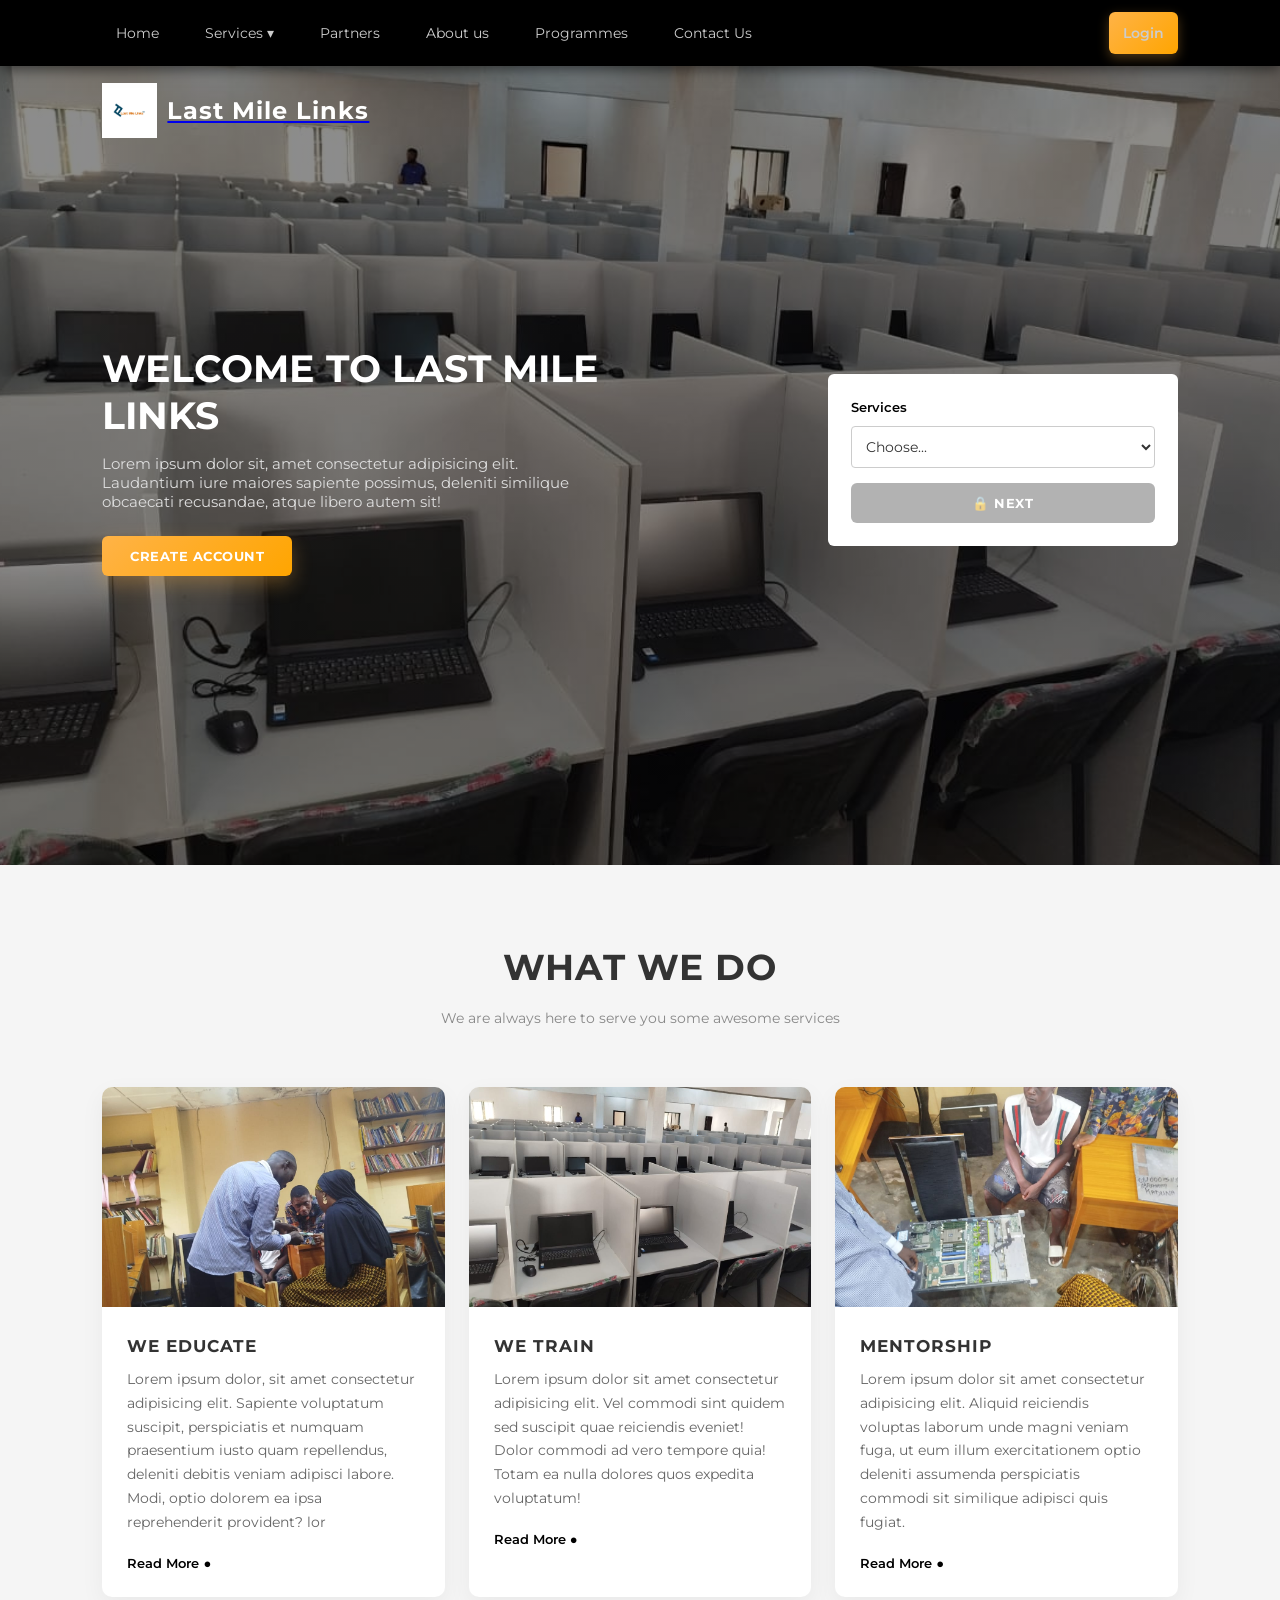
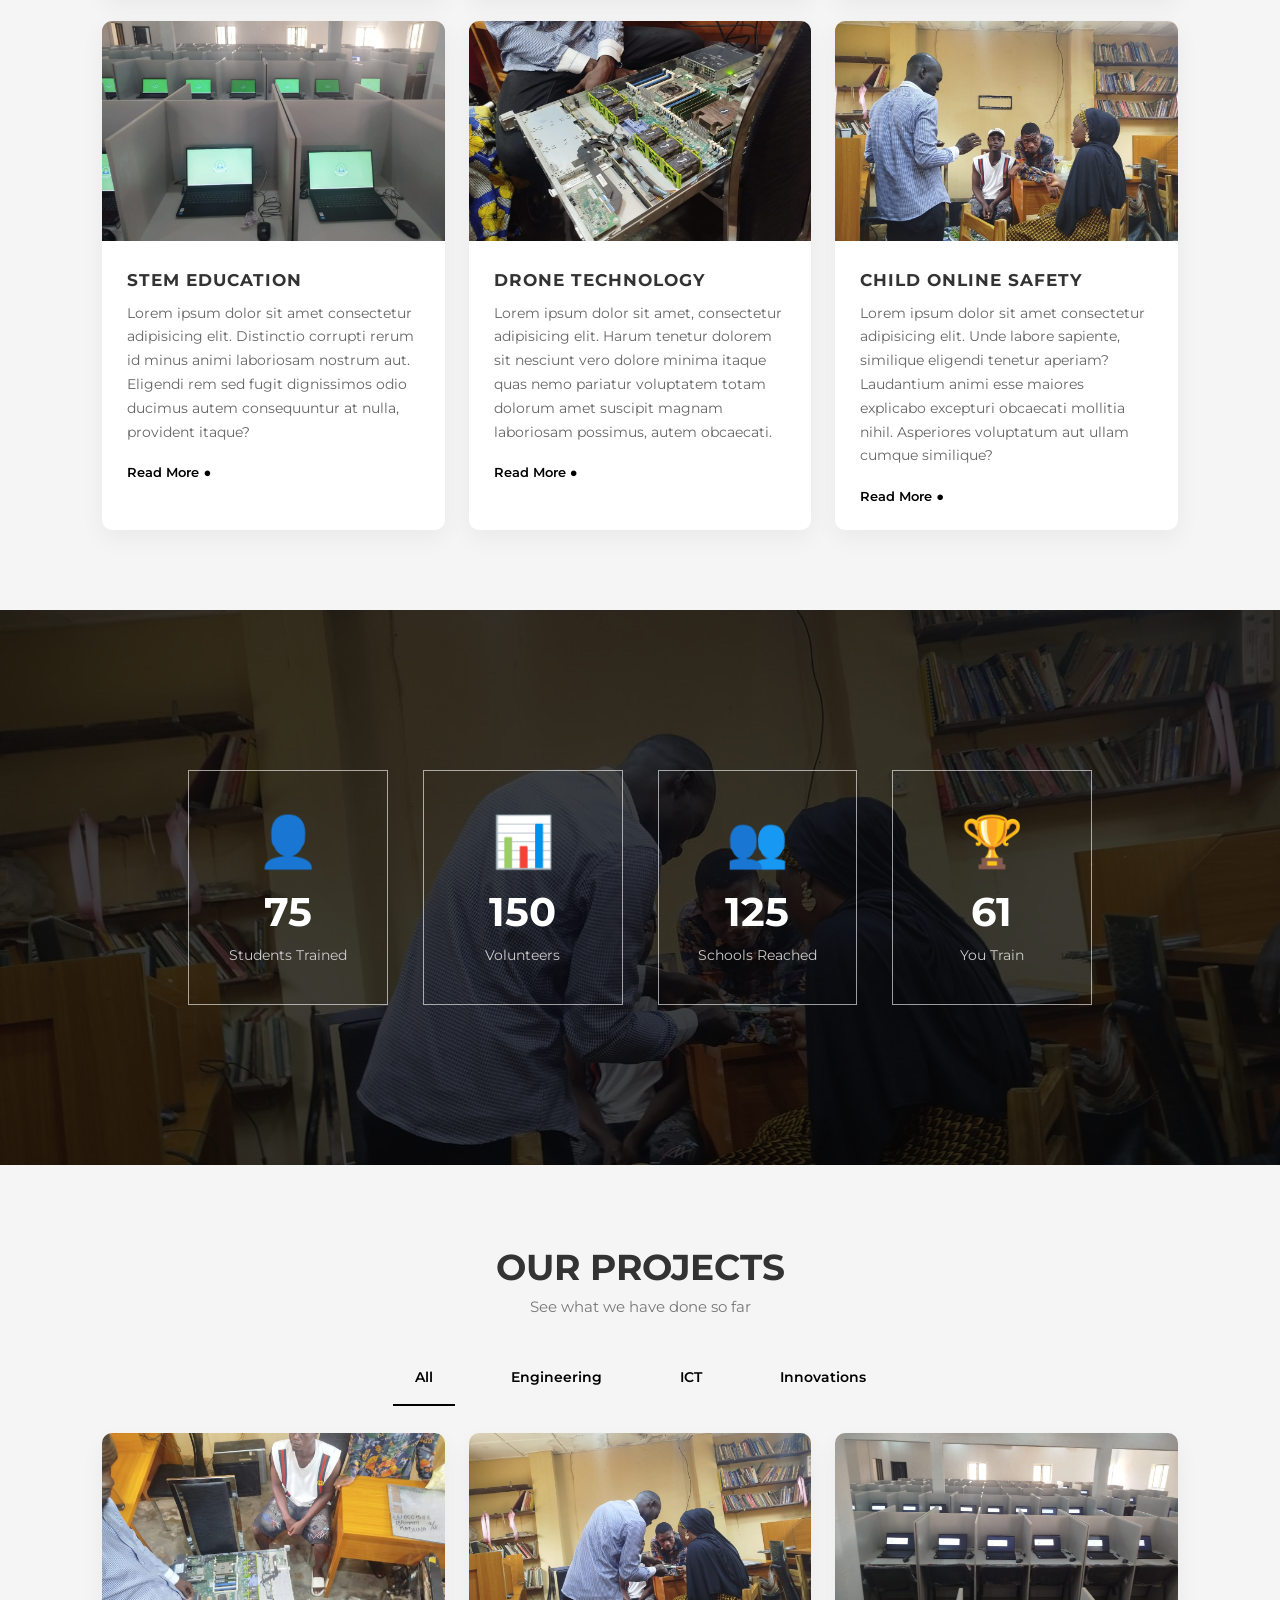
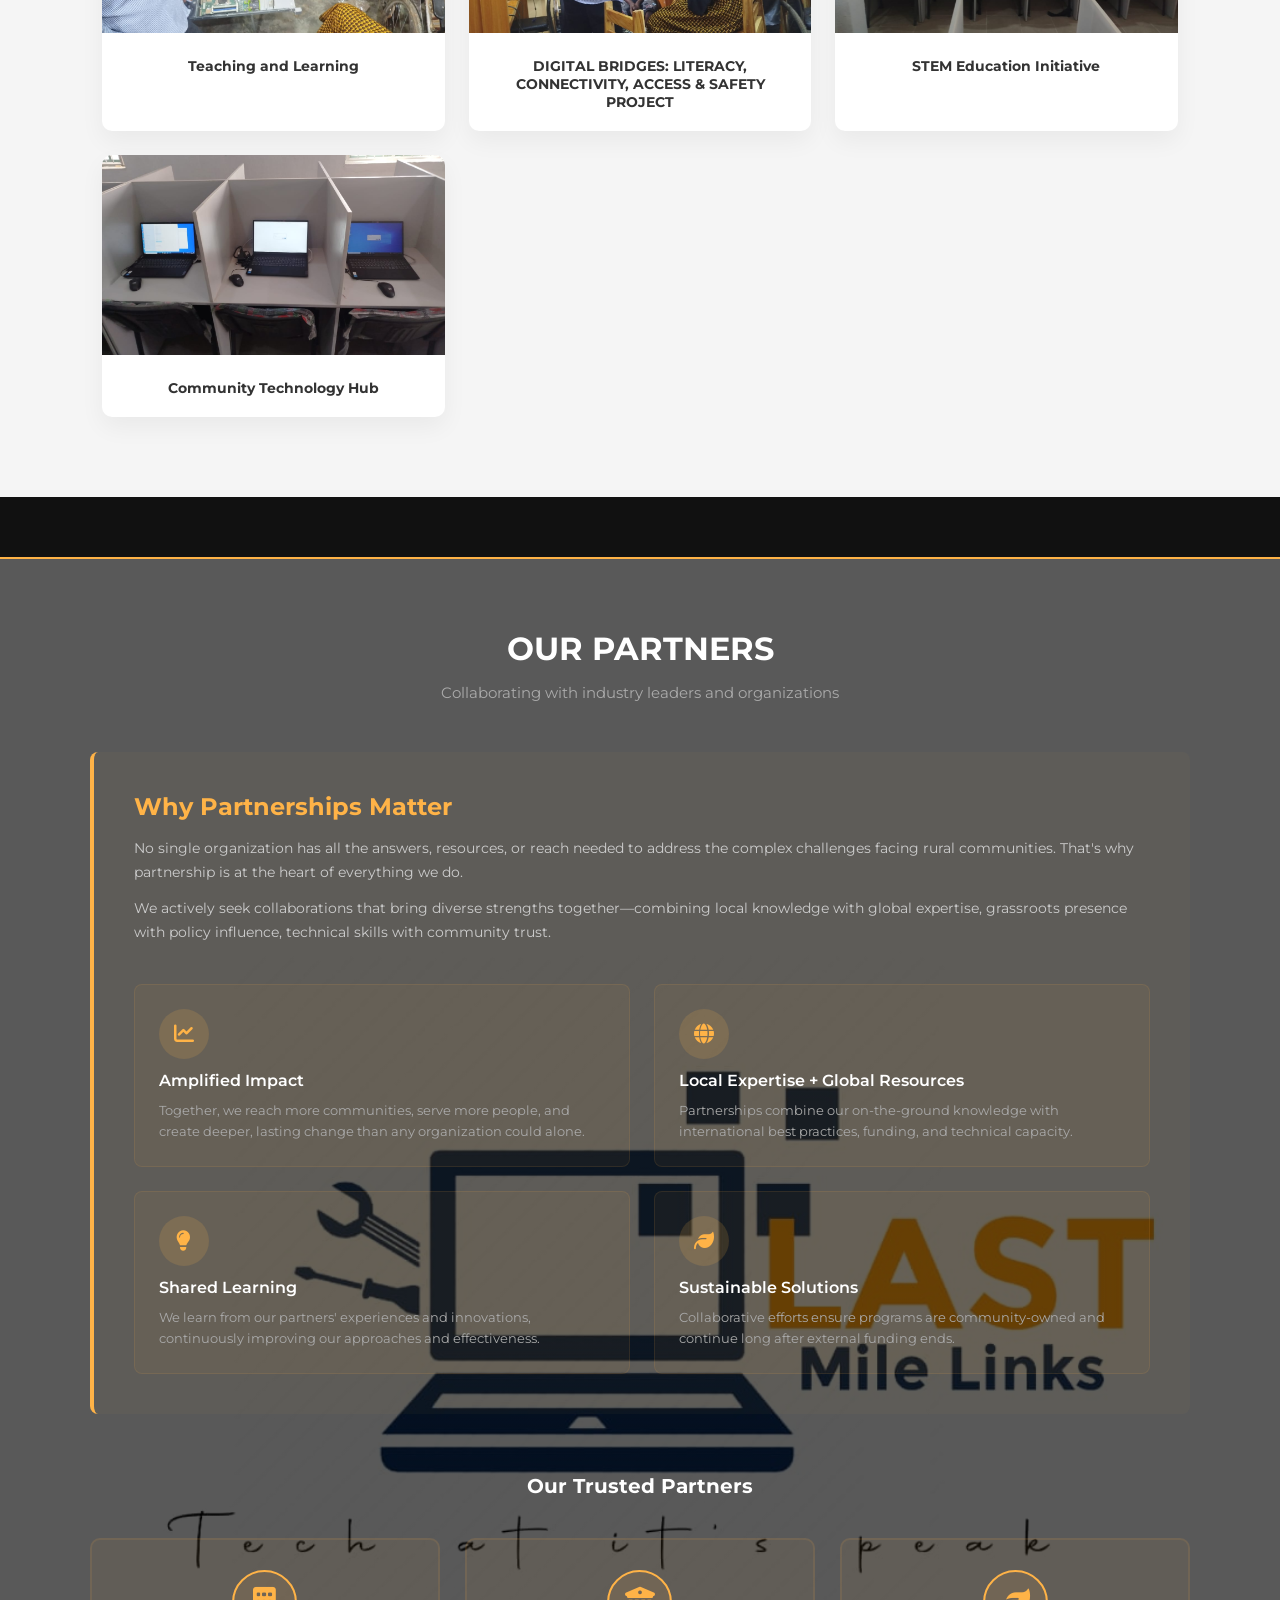
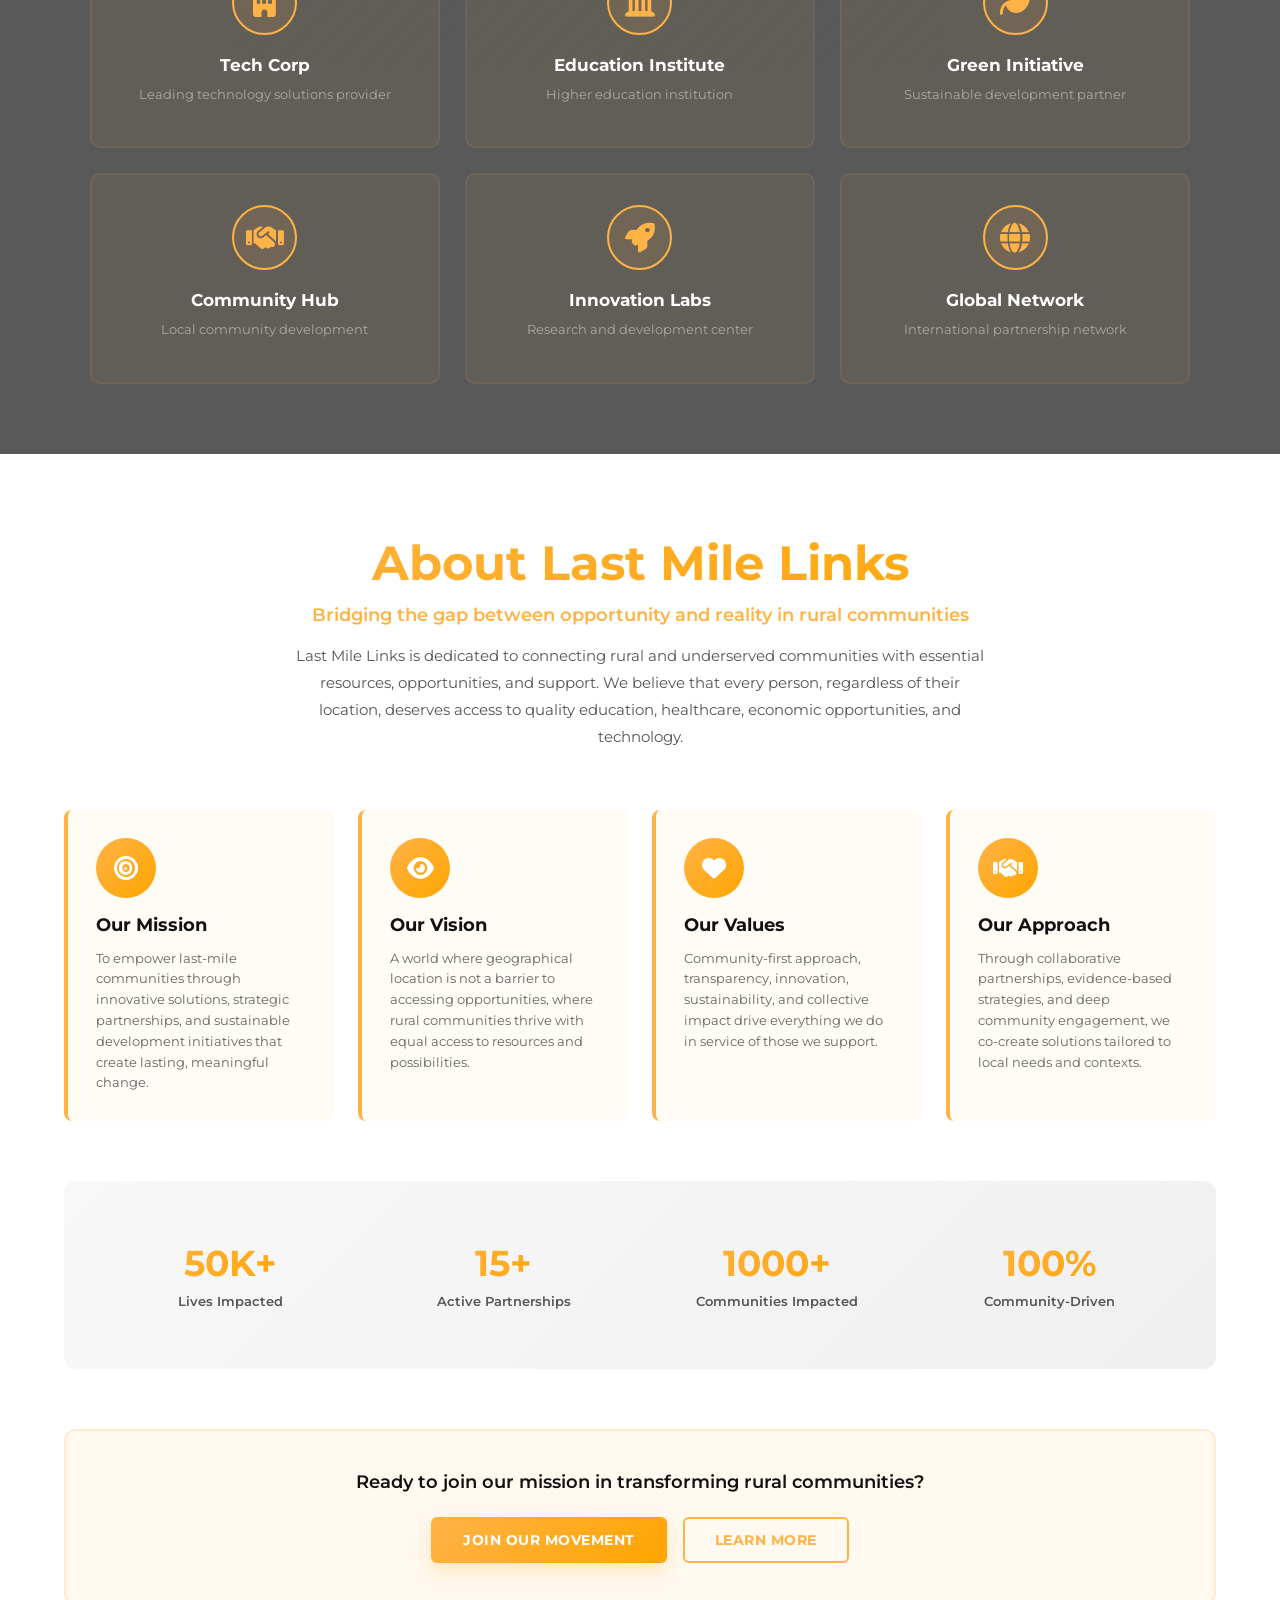
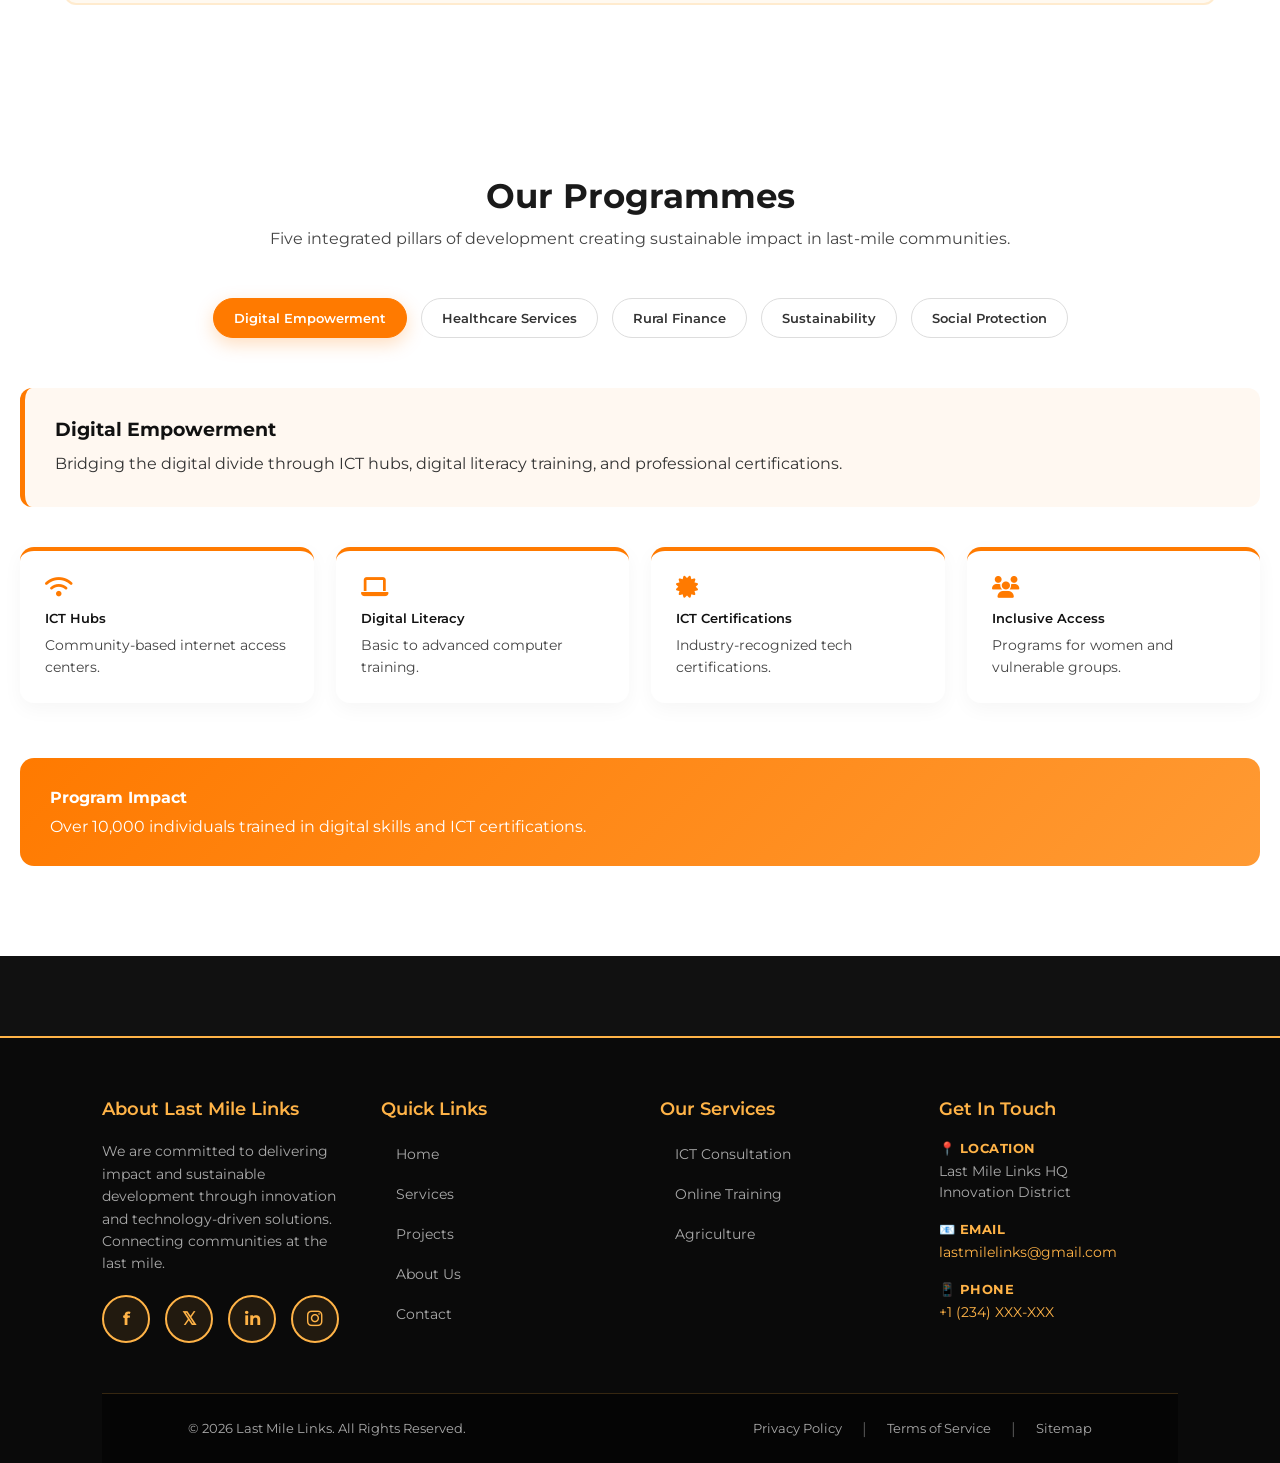
<file: index.html>
<!DOCTYPE html>
<html lang="en">
<head>
<meta charset="UTF-8">
<meta name="viewport" content="width=device-width, initial-scale=1.0">
<title>Last Mile Links | Home Page</title>
<link href="https://fonts.googleapis.com/css2?family=Montserrat:wght@300;400;600;700&display=swap" rel="stylesheet">
<link rel="stylesheet" href="https://cdnjs.cloudflare.com/ajax/libs/font-awesome/6.4.0/css/all.min.css">
<link rel="stylesheet" href="style.css">
</head>
<body>

<!-- ================= TOP BAR ================= -->
<!-- ================= TOP BAR ================= -->
<div class="top-bar">
    <ul>
        <li><a href="#">Home</a></li>
        <li class="dropdown">
            <a href="service.html">Services ▾</a>
            <ul class="dropdown-menu">
                <li><a href="agriculture_landing_page.html">Agriculture</a></li>
                <li><a href="ICT_Landing_page.html">ICT Consultation</a></li>
                <li><a href="academy_landing_page.html">Academy</a></li>
            </ul>
        </li>
        <li><a href="#pt">Partners</a></li>
        <li><a href="#about-us">About us</a></li>
        <li><a href="#lml-programs-section">Programmes</a></li>
        <li><a href="contact.html">Contact Us</a></li>
    </ul>
    <a href="Login.html" class="login-btn">Login</a>
</div>

<!-- ================= NAVBAR ================= -->
<div class="navbar">
    <a href="/" class="logo" aria-label="Last Mile Links">
        <img src="images/IMG-20260220-WA0011.jpg" alt="Last Mile Links logo">
        <span class="text">Last Mile Links</span>
    </a>
</div>

<!-- ================= HERO ================= -->
<section class="hero">
    <div class="hero-slide active" style="background: linear-gradient(rgba(0,0,0,0.45),rgba(0,0,0,0.45)), url('/images/WhatsApp%20Image%202026-02-20%20at%206.19.47%20AM.jpeg') center/cover no-repeat;"></div>
    <div class="hero-slide" style="background: linear-gradient(rgba(0,0,0,0.45),rgba(0,0,0,0.45)), url('/images/WhatsApp%20Image%202026-02-20%20at%206.19.48%20AM.jpeg') center/cover no-repeat;"></div>
    <div class="hero-slide" style="background: linear-gradient(rgba(0,0,0,0.45),rgba(0,0,0,0.45)), url('/images/WhatsApp%20Image%202026-02-20%20at%206.19.49%20AM.jpeg') center/cover no-repeat;"></div>
    <div class="hero-slide" style="background: linear-gradient(rgba(0,0,0,0.45),rgba(0,0,0,0.45)), url('/images/WhatsApp%20Image%202026-02-20%20at%206.20.46%20AM%20(2).jpeg') center/cover no-repeat;"></div>
    <div class="hero-slide" style="background: linear-gradient(rgba(0,0,0,0.45),rgba(0,0,0,0.45)), url('/images/WhatsApp%20Image%202026-02-20%20at%206.20.45%20AM%20(1).jpeg') center/cover no-repeat;"></div>

    <div class="hero-content">
        <h1>WELCOME TO LAST MILE LINKS</h1>
        <p>Lorem ipsum dolor sit, amet consectetur adipisicing elit. Laudantium iure maiores sapiente possimus, deleniti similique obcaecati recusandae, atque libero autem sit! Impedit nulla aut enim sunt necessitatibus, accusantium maiores tempora.</p>
        <a href="sign_up.html" class="btn-primary">Create Account</a>
    </div>

    <div class="login-card">
    <label for="service-select">Services</label>
    <select id="service-select">
        <option value="">Choose...</option>
        <option value="ICT_Landing_page.html">ICT</option>
        <option value="academy_landing_page.html">Academy</option>
        <option value="agriculture_landing_page.html">Agriculture</option>
    </select>
    <button id="service-btn" disabled>🔒 NEXT</button>
</div>
</section>

<!-- ================= WHAT WE DO ================= -->
<section class="what-we-do">
    <div class="container">
        <h2>WHAT WE DO</h2>
        <p class="subtitle">We are always here to serve you some awesome services</p>

        <div class="wwd-grid">

            <div class="wwd-card">
                <img src="images/WhatsApp Image 2026-02-20 at 6.20.44 AM.jpeg" alt="We Educate">
                <div class="wwd-content">
                    <h3>WE EDUCATE</h3>
                    <p>
                       Lorem ipsum dolor, sit amet consectetur adipisicing elit. Sapiente voluptatum suscipit, perspiciatis et numquam praesentium iusto quam repellendus, deleniti debitis veniam adipisci labore. Modi, optio dolorem ea ipsa reprehenderit provident? lor
                    </p>
                    <a href="#">Read More ●</a>
                </div>
            </div>

            <div class="wwd-card">
                <img src="images/WhatsApp Image 2026-02-20 at 6.19.47 AM.jpeg" alt="We Train">
                <div class="wwd-content">
                    <h3>WE TRAIN</h3>
                    <p>
                       Lorem ipsum dolor sit amet consectetur adipisicing elit. Vel commodi sint quidem sed suscipit quae reiciendis eveniet! Dolor commodi ad vero tempore quia! Totam ea nulla dolores quos expedita voluptatum!
                    </p>
                    <a href="#">Read More ●</a>
                </div>
            </div>

            <div class="wwd-card">
                <img src="images/WhatsApp Image 2026-02-20 at 6.20.46 AM.jpeg" alt="Mentorship">
                <div class="wwd-content">
                    <h3>MENTORSHIP</h3>
                    <p>
                        Lorem ipsum dolor sit amet consectetur adipisicing elit. Aliquid reiciendis voluptas laborum unde magni veniam fuga, ut eum illum exercitationem optio deleniti assumenda perspiciatis commodi sit similique adipisci quis fugiat.
                    </p>
                    <a href="#">Read More ●</a>
                </div>
            </div>

            <div class="wwd-card">
                <img src="images/WhatsApp Image 2026-02-20 at 6.19.50 AM.jpeg" alt="STEM Education">
                <div class="wwd-content">
                    <h3>STEM EDUCATION</h3>
                    <p>
                        Lorem ipsum dolor sit amet consectetur adipisicing elit. Distinctio corrupti rerum id minus animi laboriosam nostrum aut. Eligendi rem sed fugit dignissimos odio ducimus autem consequuntur at nulla, provident itaque?
                    </p>
                    <a href="#">Read More ●</a>
                </div>
            </div>

            <div class="wwd-card">
                <img src="images/WhatsApp Image 2026-02-20 at 6.20.46 AM (1).jpeg" alt="Drone Technology">
                <div class="wwd-content">
                    <h3>DRONE TECHNOLOGY</h3>
                    <p>
                        Lorem ipsum dolor sit amet, consectetur adipisicing elit. Harum tenetur dolorem sit nesciunt vero dolore minima itaque quas nemo pariatur voluptatem totam dolorum amet suscipit magnam laboriosam possimus, autem obcaecati.
                    </p>
                    <a href="#">Read More ●</a>
                </div>
            </div>

            <div class="wwd-card">
                <img src="images/WhatsApp Image 2026-02-20 at 6.20.43 AM (1).jpeg" alt="Child Online Safety">
                <div class="wwd-content">
                    <h3>CHILD ONLINE SAFETY</h3>
                    <p>
                       Lorem ipsum dolor sit amet consectetur adipisicing elit. Unde labore sapiente, similique eligendi tenetur aperiam? Laudantium animi esse maiores explicabo excepturi obcaecati mollitia nihil. Asperiores voluptatum aut ullam cumque similique?
                    </p>
                    <a href="#">Read More ●</a>
                </div>
            </div>

        </div>
    </div>
</section>

<!-- ================= STATISTICS SECTION ================= -->
<section class="stats-section">
    <div class="stats-overlay"></div>
    <div class="stats-container">

        <div class="stat-box">
            <div class="stat-icon">👤</div>
            <h3 class="counter" data-target="150">0</h3>
            <p>Students Trained</p>
        </div>

        <div class="stat-box">
            <div class="stat-icon">📊</div>
            <h3 class="counter" data-target="300">0</h3>
            <p>Volunteers</p>
        </div>

        <div class="stat-box">
            <div class="stat-icon">👥</div>
            <h3 class="counter" data-target="250">0</h3>
            <p>Schools Reached</p>
        </div>

        <div class="stat-box">
            <div class="stat-icon">🏆</div>
            <h3 class="counter" data-target="120">0</h3>
            <p>You Train</p>
        </div>

    </div>
</section>


<!-- ================= OUR PROJECTS ================= -->
<section id="projects" class="projects">
    <div class="container">
        <h2>OUR PROJECTS</h2>
        <p class="subtitle">See what we have done so far</p>

        <div class="project-filters">
            <button class="filter-btn active" data-filter="all">All</button>
            <button class="filter-btn" data-filter="engineering">Engineering</button>
            <button class="filter-btn" data-filter="ict">ICT</button>
            <button class="filter-btn" data-filter="innovation">Innovations</button>
        </div>

        <div class="project-grid">

            <div class="project-card" data-category="ict">
                <img src="images/WhatsApp Image 2026-02-20 at 6.20.46 AM.jpeg" alt="">
                <div class="project-content">
                    <h4>Teaching and Learning</h4>
                </div>
            </div>

            <div class="project-card" data-category="ict">
                <img src="images/WhatsApp Image 2026-02-20 at 6.20.44 AM.jpeg" alt="">
                <div class="project-content">
                    <h4>DIGITAL BRIDGES: LITERACY, CONNECTIVITY, ACCESS & SAFETY PROJECT</h4>
                </div>
            </div>

            <div class="project-card" data-category="innovation">
                <img src="images/WhatsApp Image 2026-02-20 at 6.19.50 AM (1).jpeg" alt="">
                <div class="project-content">
                    <h4>STEM Education Initiative</h4>
                </div>
            </div>

            <div class="project-card" data-category="engineering">
                <img src="images/WhatsApp Image 2026-02-20 at 6.19.48 AM.jpeg" alt="">
                <div class="project-content">
                    <h4>Community Technology Hub</h4>
                </div>
            </div>

        </div>
    </div>
</section>

<!-- ================= OUR PARTNERS ================= -->
<section id="pt" class="partners">
    <div class="container">
        <h2>OUR PARTNERS</h2>
        <p class="subtitle">Collaborating with industry leaders and organizations</p>

        <div class="partnership-intro">
            <div class="intro-section">
                <h3>Why Partnerships Matter</h3>
                <p>No single organization has all the answers, resources, or reach needed to address the complex challenges facing rural communities. That's why partnership is at the heart of everything we do.</p>
                <p style="margin-top: 12px;">We actively seek collaborations that bring diverse strengths together—combining local knowledge with global expertise, grassroots presence with policy influence, technical skills with community trust.</p>
            </div>

            <div class="benefits-grid">
                <div class="benefit-item">
                    <div class="benefit-icon">
                        <i class="fas fa-chart-line"></i>
                    </div>
                    <h4>Amplified Impact</h4>
                    <p>Together, we reach more communities, serve more people, and create deeper, lasting change than any organization could alone.</p>
                </div>

                <div class="benefit-item">
                    <div class="benefit-icon">
                        <i class="fas fa-globe"></i>
                    </div>
                    <h4>Local Expertise + Global Resources</h4>
                    <p>Partnerships combine our on-the-ground knowledge with international best practices, funding, and technical capacity.</p>
                </div>

                <div class="benefit-item">
                    <div class="benefit-icon">
                        <i class="fas fa-lightbulb"></i>
                    </div>
                    <h4>Shared Learning</h4>
                    <p>We learn from our partners' experiences and innovations, continuously improving our approaches and effectiveness.</p>
                </div>

                <div class="benefit-item">
                    <div class="benefit-icon">
                        <i class="fas fa-leaf"></i>
                    </div>
                    <h4>Sustainable Solutions</h4>
                    <p>Collaborative efforts ensure programs are community-owned and continue long after external funding ends.</p>
                </div>
            </div>
        </div>

        <h3 class="partners-heading">Our Trusted Partners</h3>

        <div class="partners-grid">
            <div class="partner-card">
                <div class="partner-logo">
                    <i class="fas fa-building"></i>
                </div>
                <h3>Tech Corp</h3>
                <p>Leading technology solutions provider</p>
                <div class="partner-details">Providing cutting-edge technology solutions and digital infrastructure to support scalable growth and innovation initiatives across all sectors.</div>
            </div>

            <div class="partner-card">
                <div class="partner-logo">
                    <i class="fas fa-university"></i>
                </div>
                <h3>Education Institute</h3>
                <p>Higher education institution</p>
                <div class="partner-details">Collaborating on scholarship programs, research partnerships, and student internship opportunities to advance talent development.</div>
            </div>

            <div class="partner-card">
                <div class="partner-logo">
                    <i class="fas fa-leaf"></i>
                </div>
                <h3>Green Initiative</h3>
                <p>Sustainable development partner</p>
                <div class="partner-details">Working together on environmental conservation projects and sustainable practices to create lasting positive impact on communities.</div>
            </div>

            <div class="partner-card">
                <div class="partner-logo">
                    <i class="fas fa-handshake"></i>
                </div>
                <h3>Community Hub</h3>
                <p>Local community development</p>
                <div class="partner-details">Supporting grassroots initiatives, community engagement programs, and local economic empowerment through strategic partnerships.</div>
            </div>

            <div class="partner-card">
                <div class="partner-logo">
                    <i class="fas fa-rocket"></i>
                </div>
                <h3>Innovation Labs</h3>
                <p>Research and development center</p>
                <div class="partner-details">Driving innovation through collaborative R&D projects, prototyping facilities, and technology incubation programs for emerging solutions.</div>
            </div>

            <div class="partner-card">
                <div class="partner-logo">
                    <i class="fas fa-globe"></i>
                </div>
                <h3>Global Network</h3>
                <p>International partnership network</p>
                <div class="partner-details">Expanding our reach globally through international collaborations, cross-border knowledge sharing, and strategic alliance networks.</div>
            </div>
        </div>
    </div>
</section>

<!-- ================= ABOUT US ================= -->
<section id="about-us" class="about-us">
    <div class="container">
        <div class="about-content">
            <div class="about-intro">
                <h2>About Last Mile Links</h2>
                <p class="about-tagline">Bridging the gap between opportunity and reality in rural communities</p>
                <p class="about-description">Last Mile Links is dedicated to connecting rural and underserved communities with essential resources, opportunities, and support. We believe that every person, regardless of their location, deserves access to quality education, healthcare, economic opportunities, and technology.</p>
            </div>

            <div class="about-grid">
                <div class="about-item">
                    <div class="about-icon">
                        <i class="fas fa-bullseye"></i>
                    </div>
                    <h3>Our Mission</h3>
                    <p>To empower last-mile communities through innovative solutions, strategic partnerships, and sustainable development initiatives that create lasting, meaningful change.</p>
                </div>

                <div class="about-item">
                    <div class="about-icon">
                        <i class="fas fa-eye"></i>
                    </div>
                    <h3>Our Vision</h3>
                    <p>A world where geographical location is not a barrier to accessing opportunities, where rural communities thrive with equal access to resources and possibilities.</p>
                </div>

                <div class="about-item">
                    <div class="about-icon">
                        <i class="fas fa-heart"></i>
                    </div>
                    <h3>Our Values</h3>
                    <p>Community-first approach, transparency, innovation, sustainability, and collective impact drive everything we do in service of those we support.</p>
                </div>

                <div class="about-item">
                    <div class="about-icon">
                        <i class="fas fa-handshake"></i>
                    </div>
                    <h3>Our Approach</h3>
                    <p>Through collaborative partnerships, evidence-based strategies, and deep community engagement, we co-create solutions tailored to local needs and contexts.</p>
                </div>
            </div>

            <div class="about-stats">
                <div class="stat-card">
                    <h4>50K+</h4>
                    <p>Lives Impacted</p>
                </div>
                <div class="stat-card">
                    <h4>15+</h4>
                    <p>Active Partnerships</p>
                </div>
                <div class="stat-card">
                    <h4>1000+</h4>
                    <p>Communities Impacted</p>
                </div>
                <div class="stat-card">
                    <h4>100%</h4>
                    <p>Community-Driven</p>
                </div>
            </div>

            <div class="about-cta">
                <p>Ready to join our mission in transforming rural communities?</p>
                <div class="cta-buttons">
                    <a href="sign_up.html" class="btn-white">Join Our Movement</a>
                    <a href="contact.html" class="btn-outline">Learn More</a>
                </div>
            </div>
        </div>
    </div>
</section>

<!-- ================= OUR PROGRAMS ================= -->
<section id="lml-programs-section">

    <div class="lml-programs-hero">
        <h2>Our Programmes</h2>
        <p>Five integrated pillars of development creating sustainable impact in last-mile communities.</p>
    </div>

    <!-- Tabs -->
    <div class="lml-programs-tabs" id="lmlProgramsTabs"></div>

    <div class="lml-programs-container lml-programs-content" id="lmlProgramsContent">

        <div class="lml-programs-card">
            <h3 id="lmlProgramTitle"></h3>
            <p id="lmlProgramDesc"></p>
        </div>

        <div class="lml-programs-grid" id="lmlProgramsGrid"></div>

        <div class="lml-programs-impact">
            <h4>Program Impact</h4>
            <p id="lmlProgramImpact"></p>
        </div>

    </div>

</section>

<!-- Modal -->
<div class="modal" id="wwdModal">
    <div class="modal-content">
        <span class="modal-close">&times;</span>
        <h3 id="modalTitle"></h3>
        <p id="modalText"></p>
    </div>
</div>

<!-- Scroll To Top -->
<div class="scroll-top" id="scrollTopBtn">▲</div>

<!-- ================= FOOTER ================= -->
<footer class="footer">
    <div class="footer-container">
        <!-- Footer Column 1: About -->
        <div class="footer-column">
            <h3>About Last Mile Links</h3>
            <p>We are committed to delivering impact and sustainable development through innovation and technology-driven solutions. Connecting communities at the last mile.</p>
            <div class="social-links">
                <a href="https://www.facebook.com/lastmilelinks" title="Facebook" class="social-icon" target="_blank" rel="noopener noreferrer">f</a>
                <a href="#" title="Twitter" class="social-icon" target="_blank" rel="noopener noreferrer">𝕏</a>
                <a href="#" title="LinkedIn" class="social-icon" target="_blank" rel="noopener noreferrer">in</a>
                <a href="#" title="Instagram" class="social-icon" target="_blank" rel="noopener noreferrer"><i class="fab fa-instagram"></i></a>
            </div>
        </div>

        <!-- Footer Column 2: Quick Links -->
        <div class="footer-column">
            <h3>Quick Links</h3>
            <ul class="footer-links">
                <li><a href="index.html">Home</a></li>
                <li><a href="service.html">Services</a></li>
                <li><a href="#projects">Projects</a></li>
                <li><a href="#about-us">About Us</a></li>
                <li><a href="contact.html">Contact</a></li>
            </ul>
        </div>

        <!-- Footer Column 3: Services -->
        <div class="footer-column">
            <h3>Our Services</h3>
            <ul class="footer-links">
                <li><a href="ICT_Landing_page.html">ICT Consultation</a></li>
                <li><a href="academy_landing_page.html">Online Training</a></li>
                <li><a href="agriculture_landing_page.html">Agriculture</a></li>
            </ul>
        </div>

        <!-- Footer Column 4: Contact Info -->
        <div class="footer-column">
            <h3>Get In Touch</h3>
            <div class="contact-info">
                <div class="contact-item">
                    <strong>📍 Location</strong>
                    <p>Last Mile Links HQ<br>Innovation District</p>
                </div>
                <div class="contact-item">
                    <strong>📧 Email</strong>
                    <p><a href="mailto:lastmilelinks@gmail.com">lastmilelinks@gmail.com</a></p>
                </div>
                <div class="contact-item">
                    <strong>📱 Phone</strong>
                    <p><a href="tel:+1234567890">+1 (234) XXX-XXX</a></p>
                </div>
            </div>
        </div>
    </div>

    <!-- Footer Bottom -->
    <div class="footer-bottom">
        <p>&copy; 2026 Last Mile Links. All Rights Reserved.</p>
        <div class="footer-bottom-links">
            <a href="#">Privacy Policy</a>
            <span>|</span>
            <a href="#">Terms of Service</a>
            <span>|</span>
            <a href="#">Sitemap</a>
        </div>
    </div>
</footer>

<script src="script.js"></script>
</body>
</html>
</file>
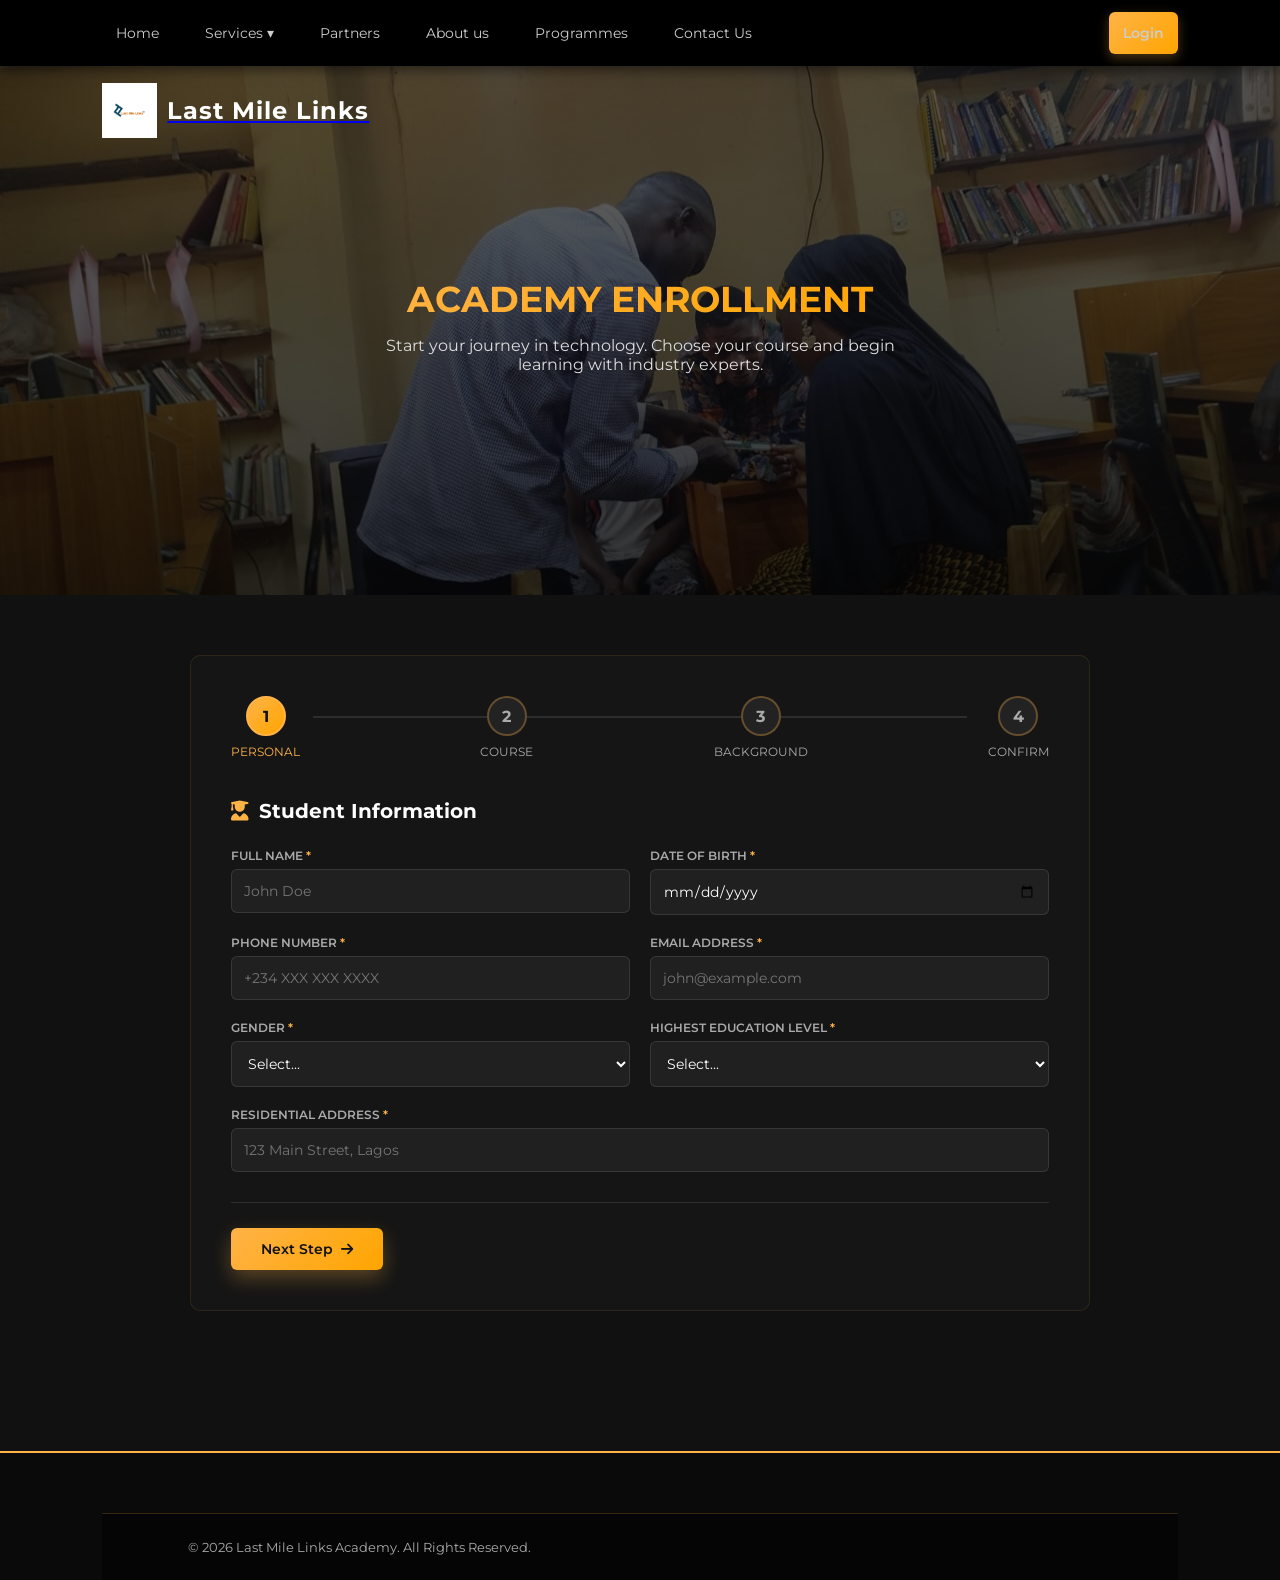
<file: academy_form.html>
<!DOCTYPE html>
<html lang="en">
<head>
<meta charset="UTF-8">
<meta name="viewport" content="width=device-width, initial-scale=1.0">
<title>Last Mile Links | Academy Enrollment</title>
<link href="https://fonts.googleapis.com/css2?family=Montserrat:wght@300;400;600;700&display=swap" rel="stylesheet">
<link rel="stylesheet" href="https://cdnjs.cloudflare.com/ajax/libs/font-awesome/6.4.0/css/all.min.css">
<link rel="shortcut icon" href="images/IMG-20260220-WA0012.jpg" type="image/x-icon">
<link rel="stylesheet" href="style.css">
<style>
    /* Academy theme - matches style.css dark/orange vibe */
    :root {
        --accent-color: #ffb347;
        --accent-gradient: linear-gradient(135deg, #ffb347 0%, #ffa500 100%);
        --accent-glow: rgba(255, 179, 71, 0.3);
    }
    
    .form-hero {
        position: relative;
        min-height: 60vh;
        display: flex;
        align-items: center;
        justify-content: center;
        overflow: hidden;
    }
    
    .hero-slides {
        position: absolute;
        top: 0;
        left: 0;
        width: 100%;
        height: 100%;
        z-index: 0;
    }
    
    .hero-slide {
        position: absolute;
        top: 0;
        left: 0;
        width: 100%;
        height: 100%;
        background-size: cover;
        background-position: center;
        opacity: 0;
        transition: opacity 1.5s ease-in-out;
    }
    
    .hero-slide.active {
        opacity: 1;
    }
    
    .hero-slide::after {
        content: '';
        position: absolute;
        top: 0;
        left: 0;
        right: 0;
        bottom: 0;
        background: linear-gradient(rgba(0,0,0,0.6), rgba(0,0,0,0.8));
    }
    
    .form-hero-content {
        position: relative;
        z-index: 2;
        text-align: center;
        max-width: 600px;
        padding: 0 20px;
    }
    
    .form-hero-content h1 {
        background: var(--accent-gradient);
        -webkit-background-clip: text;
        -webkit-text-fill-color: transparent;
        background-clip: text;
        font-size: 36px;
        margin-bottom: 15px;
    }
    
    .form-hero-content p {
        color: #ddd;
        font-size: 16px;
    }
    
    /* Form styling to match style.css */
    .form-section {
        background: #111;
        padding: 60px 8%;
    }
    
    .form-container {
        max-width: 900px;
        margin: 0 auto;
        background: rgba(255, 255, 255, 0.02);
        border-radius: 10px;
        padding: 40px;
        border: 1px solid rgba(255, 179, 71, 0.1);
    }
    
    /* Progress steps */
    .form-progress {
        display: flex;
        justify-content: space-between;
        margin-bottom: 40px;
        position: relative;
    }
    
    .form-progress::before {
        content: '';
        position: absolute;
        top: 20px;
        left: 10%;
        right: 10%;
        height: 2px;
        background: rgba(255, 255, 255, 0.1);
        z-index: 0;
    }
    
    .progress-step {
        display: flex;
        flex-direction: column;
        align-items: center;
        gap: 8px;
        position: relative;
        z-index: 1;
    }
    
    .step-number {
        width: 40px;
        height: 40px;
        border-radius: 50%;
        background: #222;
        border: 2px solid rgba(255, 179, 71, 0.3);
        display: flex;
        align-items: center;
        justify-content: center;
        font-weight: 700;
        color: #aaa;
        transition: all 0.3s ease;
    }
    
    .progress-step.active .step-number,
    .progress-step.completed .step-number {
        background: var(--accent-gradient);
        border-color: #ffb347;
        color: #111;
    }
    
    .progress-step span {
        font-size: 12px;
        color: #aaa;
        text-transform: uppercase;
    }
    
    .progress-step.active span {
        color: #ffb347;
    }
    
    /* Form steps */
    .form-step {
        display: none;
    }
    
    .form-step.active {
        display: block;
        animation: fadeIn 0.4s ease;
    }
    
    @keyframes fadeIn {
        from { opacity: 0; transform: translateY(10px); }
        to { opacity: 1; transform: translateY(0); }
    }
    
    .form-step h2 {
        font-size: 20px;
        margin-bottom: 25px;
        color: #fff;
        display: flex;
        align-items: center;
        gap: 10px;
    }
    
    .form-step h2 i {
        color: #ffb347;
    }
    
    .form-grid {
        display: grid;
        grid-template-columns: repeat(2, 1fr);
        gap: 20px;
    }
    
    .form-group {
        display: flex;
        flex-direction: column;
        gap: 6px;
    }
    
    .form-group.full-width {
        grid-column: 1 / -1;
    }
    
    .form-group label {
        font-size: 12px;
        color: #aaa;
        font-weight: 600;
        text-transform: uppercase;
    }
    
    .form-group input,
    .form-group select,
    .form-group textarea {
        padding: 12px;
        background: rgba(255, 255, 255, 0.05);
        border: 1px solid rgba(255, 255, 255, 0.1);
        border-radius: 6px;
        color: #fff;
        font-family: 'Montserrat', sans-serif;
        font-size: 14px;
    }
    
    .form-group input:focus,
    .form-group select:focus,
    .form-group textarea:focus {
        outline: none;
        border-color: #ffb347;
    }
    
    .required {
        color: #ffb347;
    }
    
    .error-message {
        color: #e74c3c;
        font-size: 11px;
        display: none;
    }
    
    /* Service cards */
    .service-grid {
        display: grid;
        grid-template-columns: repeat(auto-fit, minmax(200px, 1fr));
        gap: 20px;
        margin-bottom: 30px;
    }
    
    .service-card {
        position: relative;
        cursor: pointer;
    }
    
    .service-card input {
        position: absolute;
        opacity: 0;
    }
    
    .service-content {
        background: rgba(255, 255, 255, 0.03);
        border: 2px solid rgba(255, 255, 255, 0.1);
        border-radius: 8px;
        padding: 20px;
        text-align: center;
        transition: all 0.3s ease;
    }
    
    .service-card:hover .service-content {
        border-color: rgba(255, 179, 71, 0.3);
    }
    
    .service-card input:checked + .service-content {
        border-color: #ffb347;
        background: rgba(255, 179, 71, 0.05);
    }
    
    .service-content i {
        font-size: 28px;
        color: #ffb347;
        margin-bottom: 10px;
    }
    
    .service-content h4 {
        color: #fff;
        font-size: 14px;
        margin-bottom: 5px;
    }
    
    .service-content p {
        color: #888;
        font-size: 12px;
    }
    
    /* Method options */
    .method-options {
        display: grid;
        grid-template-columns: repeat(3, 1fr);
        gap: 15px;
        margin-top: 10px;
    }
    
    .method-card {
        position: relative;
        cursor: pointer;
    }
    
    .method-card input {
        position: absolute;
        opacity: 0;
    }
    
    .method-card span {
        display: block;
        padding: 15px;
        background: rgba(255, 255, 255, 0.03);
        border: 2px solid rgba(255, 255, 255, 0.1);
        border-radius: 8px;
        text-align: center;
        color: #aaa;
        font-size: 13px;
        transition: all 0.3s ease;
    }
    
    .method-card:hover span {
        border-color: rgba(255, 179, 71, 0.3);
    }
    
    .method-card input:checked + span {
        border-color: #ffb347;
        color: #ffb347;
        background: rgba(255, 179, 71, 0.05);
    }
    
    .method-card i {
        display: block;
        font-size: 24px;
        margin-bottom: 8px;
    }
    
    /* Radio groups */
    .radio-group {
        display: flex;
        gap: 10px;
        flex-wrap: wrap;
        margin-top: 10px;
    }
    
    .radio-label {
        position: relative;
        cursor: pointer;
    }
    
    .radio-label input {
        position: absolute;
        opacity: 0;
    }
    
    .radio-label span {
        display: block;
        padding: 10px 20px;
        background: rgba(255, 255, 255, 0.03);
        border: 2px solid rgba(255, 255, 255, 0.1);
        border-radius: 30px;
        color: #aaa;
        font-size: 13px;
        transition: all 0.3s ease;
    }
    
    .radio-label input:checked + span {
        border-color: #ffb347;
        background: rgba(255, 179, 71, 0.1);
        color: #ffb347;
    }
    
    /* Budget options */
    .budget-options {
        display: grid;
        grid-template-columns: repeat(5, 1fr);
        gap: 10px;
        margin-top: 10px;
    }
    
    .budget-card {
        position: relative;
        cursor: pointer;
    }
    
    .budget-card input {
        position: absolute;
        opacity: 0;
    }
    
    .budget-card span {
        display: block;
        padding: 12px 8px;
        background: rgba(255, 255, 255, 0.03);
        border: 2px solid rgba(255, 255, 255, 0.1);
        border-radius: 6px;
        text-align: center;
        color: #aaa;
        font-size: 11px;
        transition: all 0.3s ease;
    }
    
    .budget-card input:checked + span {
        border-color: #ffb347;
        background: var(--accent-gradient);
        color: #111;
        font-weight: 600;
    }
    
    /* Checkbox */
    .checkbox-label {
        display: flex;
        align-items: flex-start;
        gap: 12px;
        cursor: pointer;
    }
    
    .checkbox-label input {
        position: absolute;
        opacity: 0;
    }
    
    .checkmark {
        width: 20px;
        height: 20px;
        border: 2px solid rgba(255, 179, 71, 0.3);
        border-radius: 4px;
        display: flex;
        align-items: center;
        justify-content: center;
        flex-shrink: 0;
        margin-top: 2px;
    }
    
    .checkbox-label input:checked + .checkmark {
        background: #ffb347;
        border-color: #ffb347;
    }
    
    .checkmark::after {
        content: '✓';
        color: #111;
        font-size: 12px;
        font-weight: bold;
        display: none;
    }
    
    .checkbox-label input:checked + .checkmark::after {
        display: block;
    }
    
    .consent-box {
        background: rgba(255, 179, 71, 0.05);
        border: 1px solid rgba(255, 179, 71, 0.2);
        border-radius: 8px;
        padding: 20px;
        margin-top: 25px;
    }
    
    .consent-text {
        color: #aaa;
        font-size: 13px;
        line-height: 1.5;
    }
    
    /* Form actions */
    .form-actions {
        display: flex;
        justify-content: space-between;
        margin-top: 30px;
        padding-top: 25px;
        border-top: 1px solid rgba(255, 255, 255, 0.1);
    }
    
    .btn-prev, .btn-next, .btn-submit {
        padding: 12px 30px;
        border-radius: 6px;
        font-family: 'Montserrat', sans-serif;
        font-size: 14px;
        font-weight: 600;
        cursor: pointer;
        transition: all 0.3s ease;
        display: flex;
        align-items: center;
        gap: 8px;
        border: none;
    }
    
    .btn-prev {
        background: transparent;
        border: 2px solid rgba(255, 255, 255, 0.2);
        color: #aaa;
    }
    
    .btn-prev:hover {
        border-color: #ffb347;
        color: #ffb347;
    }
    
    .btn-next, .btn-submit {
        background: var(--accent-gradient);
        color: #111;
        box-shadow: 0 8px 20px rgba(255, 179, 71, 0.3);
    }
    
    .btn-next:hover, .btn-submit:hover {
        transform: translateY(-2px);
        box-shadow: 0 12px 30px rgba(255, 179, 71, 0.4);
    }
    
    .btn-submit:disabled {
        background: #444;
        color: #888;
        cursor: not-allowed;
        box-shadow: none;
    }
    
    /* Responsive */
    @media (max-width: 768px) {
        .form-grid {
            grid-template-columns: 1fr;
        }
        
        .method-options, .budget-options {
            grid-template-columns: 1fr;
        }
        
        .form-container {
            padding: 25px;
        }
    }
</style>
</head>
<body>

<!-- ================= TOP BAR ================= -->
<div class="top-bar">
    <ul>
        <li><a href="index.html">Home</a></li>
        <li class="dropdown">
            <a href="#">Services ▾</a>
            <ul class="dropdown-menu">
                <li><a href="agriculture_landing_page.html">Agriculture</a></li>
                <li><a href="ICT_Landing_page.html">ICT Consultation</a></li>
                <li><a href="academy_landing_page.html">Academy</a></li>
            </ul>
        </li>
        <li><a href="index.html#pt">Partners</a></li>
        <li><a href="index.html#about-us">About us</a></li>
        <li><a href="index.html#lml-programs-section">Programmes</a></li>
        <li><a href="contact.html">Contact Us</a></li>
    </ul>
    <a href="Login.html" class="login-btn">Login</a>
</div>

<!-- ================= NAVBAR ================= -->
<div class="navbar">
    <a href="index.html" class="logo" aria-label="Last Mile Links">
        <img src="images/IMG-20260220-WA0011.jpg" alt="Last Mile Links logo">
        <span class="text">Last Mile Links</span>
    </a>
</div>

<!-- ================= FORM HERO ================= -->
<section class="form-hero">
    <div class="hero-slides">
        <div class="hero-slide active" style="background-image: url('images/WhatsApp Image 2026-02-20 at 6.20.44 AM.jpeg')"></div>
        <div class="hero-slide" style="background-image: url('images/WhatsApp Image 2026-02-20 at 6.19.47 AM.jpeg')"></div>
        <div class="hero-slide" style="background-image: url('images/WhatsApp Image 2026-02-20 at 6.20.46 AM.jpeg')"></div>
        <div class="hero-slide" style="background-image: url('images/WhatsApp Image 2026-02-20 at 6.19.50 AM.jpeg')"></div>
        <div class="hero-slide" style="background-image: url('images/WhatsApp Image 2026-02-20 at 6.20.45 AM (1).jpeg')"></div>
    </div>
    
    <div class="form-hero-content">
        <h1>ACADEMY ENROLLMENT</h1>
        <p>Start your journey in technology. Choose your course and begin learning with industry experts.</p>
    </div>
</section>

<!-- ================= MAIN FORM SECTION ================= -->
<section class="form-section">
    <div class="form-container">
        
        <!-- Progress Steps -->
        <div class="form-progress">
            <div class="progress-step active" data-step="1">
                <div class="step-number">1</div>
                <span>Personal</span>
            </div>
            <div class="progress-step" data-step="2">
                <div class="step-number">2</div>
                <span>Course</span>
            </div>
            <div class="progress-step" data-step="3">
                <div class="step-number">3</div>
                <span>Background</span>
            </div>
            <div class="progress-step" data-step="4">
                <div class="step-number">4</div>
                <span>Confirm</span>
            </div>
        </div>

        <!-- Form -->
        <form id="academyForm" novalidate>
            
            <!-- Step 1: Personal Information -->
            <div class="form-step active" data-step="1">
                <h2><i class="fas fa-user-graduate"></i> Student Information</h2>
                
                <div class="form-grid">
                    <div class="form-group">
                        <label for="fullName">Full Name <span class="required">*</span></label>
                        <input type="text" id="fullName" name="fullName" placeholder="John Doe" required>
                        <span class="error-message">Please enter your full name</span>
                    </div>

                    <div class="form-group">
                        <label for="dob">Date of Birth <span class="required">*</span></label>
                        <input type="date" id="dob" name="dob" required>
                        <span class="error-message">Please enter your date of birth</span>
                    </div>

                    <div class="form-group">
                        <label for="phone">Phone Number <span class="required">*</span></label>
                        <input type="tel" id="phone" name="phone" placeholder="+234 XXX XXX XXXX" required>
                        <span class="error-message">Please enter a valid phone number</span>
                    </div>

                    <div class="form-group">
                        <label for="email">Email Address <span class="required">*</span></label>
                        <input type="email" id="email" name="email" placeholder="john@example.com" required>
                        <span class="error-message">Please enter a valid email address</span>
                    </div>

                    <div class="form-group">
                        <label for="gender">Gender <span class="required">*</span></label>
                        <select id="gender" name="gender" required>
                            <option value="">Select...</option>
                            <option value="male">Male</option>
                            <option value="female">Female</option>
                            <option value="other">Other</option>
                            <option value="prefer-not">Prefer not to say</option>
                        </select>
                        <span class="error-message">Please select your gender</span>
                    </div>

                    <div class="form-group">
                        <label for="education">Highest Education Level <span class="required">*</span></label>
                        <select id="education" name="education" required>
                            <option value="">Select...</option>
                            <option value="secondary">Secondary School</option>
                            <option value="diploma">Diploma</option>
                            <option value="bachelor">Bachelor's Degree</option>
                            <option value="masters">Master's Degree</option>
                            <option value="other">Other</option>
                        </select>
                        <span class="error-message">Please select education level</span>
                    </div>

                    <div class="form-group full-width">
                        <label for="address">Residential Address <span class="required">*</span></label>
                        <input type="text" id="address" name="address" placeholder="123 Main Street, Lagos" required>
                        <span class="error-message">Please enter your address</span>
                    </div>
                </div>

                <div class="form-actions">
                    <button type="button" class="btn-next" onclick="nextStep(2)">Next Step <i class="fas fa-arrow-right"></i></button>
                </div>
            </div>

            <!-- Step 2: Course Selection -->
            <div class="form-step" data-step="2">
                <h2><i class="fas fa-laptop-code"></i> Select Your Course</h2>
                
                <div class="service-grid">
                    <label class="service-card">
                        <input type="radio" name="course" value="web-development" required>
                        <div class="service-content">
                            <i class="fas fa-globe"></i>
                            <h4>Web Development</h4>
                            <p>HTML, CSS, JavaScript & frameworks</p>
                        </div>
                    </label>

                    <label class="service-card">
                        <input type="radio" name="course" value="data-science">
                        <div class="service-content">
                            <i class="fas fa-chart-line"></i>
                            <h4>Data Science</h4>
                            <p>Python, analytics & visualization</p>
                        </div>
                    </label>

                    <label class="service-card">
                        <input type="radio" name="course" value="cyber-security">
                        <div class="service-content">
                            <i class="fas fa-shield-alt"></i>
                            <h4>Cyber Security</h4>
                            <p>Network security & ethical hacking</p>
                        </div>
                    </label>

                    <label class="service-card">
                        <input type="radio" name="course" value="cloud-computing">
                        <div class="service-content">
                            <i class="fas fa-cloud"></i>
                            <h4>Cloud Computing</h4>
                            <p>AWS, Azure & cloud architecture</p>
                        </div>
                    </label>

                    <label class="service-card">
                        <input type="radio" name="course" value="software-engineering">
                        <div class="service-content">
                            <i class="fas fa-code"></i>
                            <h4>Software Engineering</h4>
                            <p>Full-stack development & DevOps</p>
                        </div>
                    </label>

                    <label class="service-card">
                        <input type="radio" name="course" value="ai-robotics">
                        <div class="service-content">
                            <i class="fas fa-robot"></i>
                            <h4>AI & Robotics</h4>
                            <p>Machine learning & automation</p>
                        </div>
                    </label>

                    <label class="service-card">
                        <input type="radio" name="course" value="digital-marketing">
                        <div class="service-content">
                            <i class="fas fa-bullhorn"></i>
                            <h4>Digital Marketing</h4>
                            <p>SEO, social media & analytics</p>
                        </div>
                    </label>

                    <label class="service-card">
                        <input type="radio" name="course" value="graphic-design">
                        <div class="service-content">
                            <i class="fas fa-palette"></i>
                            <h4>Graphic Design</h4>
                            <p>UI/UX, Photoshop & Illustrator</p>
                        </div>
                    </label>

                    <label class="service-card full-width">
                        <input type="radio" name="course" value="digital-literacy">
                        <div class="service-content">
                            <i class="fas fa-keyboard"></i>
                            <h4>Digital Literacy</h4>
                            <p>Computer basics & office applications</p>
                        </div>
                    </label>
                </div>

                <div class="form-group full-width" style="margin-top: 30px;">
                    <label>Preferred Learning Mode <span class="required">*</span></label>
                    <div class="method-options">
                        <label class="method-card">
                            <input type="radio" name="mode" value="full-time" required>
                            <span>
                                <i class="fas fa-user-graduate"></i>
                                Full-Time<br>
                                <small>Mon-Fri, 9AM-3PM</small>
                            </span>
                        </label>
                        <label class="method-card">
                            <input type="radio" name="mode" value="part-time">
                            <span>
                                <i class="fas fa-moon"></i>
                                Part-Time<br>
                                <small>Weekends & Evenings</small>
                            </span>
                        </label>
                        <label class="method-card">
                            <input type="radio" name="mode" value="online">
                            <span>
                                <i class="fas fa-laptop-house"></i>
                                Online<br>
                                <small>Self-paced learning</small>
                            </span>
                        </label>
                    </div>
                </div>

                <div class="form-actions">
                    <button type="button" class="btn-prev" onclick="prevStep(1)"><i class="fas fa-arrow-left"></i> Previous</button>
                    <button type="button" class="btn-next" onclick="nextStep(3)">Next Step <i class="fas fa-arrow-right"></i></button>
                </div>
            </div>

            <!-- Step 3: Background & Goals -->
            <div class="form-step" data-step="3">
                <h2><i class="fas fa-star"></i> Your Background & Goals</h2>
                
                <div class="form-group">
                    <label>Do you have prior tech experience? <span class="required">*</span></label>
                    <div class="radio-group">
                        <label class="radio-label">
                            <input type="radio" name="experience" value="none" required>
                            <span>No experience</span>
                        </label>
                        <label class="radio-label">
                            <input type="radio" name="experience" value="basic">
                            <span>Basic knowledge</span>
                        </label>
                        <label class="radio-label">
                            <input type="radio" name="experience" value="intermediate">
                            <span>Intermediate</span>
                        </label>
                        <label class="radio-label">
                            <input type="radio" name="experience" value="advanced">
                            <span>Advanced</span>
                        </label>
                    </div>
                </div>

                <div class="form-group full-width">
                    <label for="goals">What are your learning goals? <span class="required">*</span></label>
                    <textarea id="goals" name="goals" rows="3" placeholder="Describe what you hope to achieve..." required></textarea>
                    <span class="error-message">Please describe your goals</span>
                </div>

                <div class="form-group full-width">
                    <label for="referral">How did you hear about us?</label>
                    <select id="referral" name="referral">
                        <option value="">Select...</option>
                        <option value="social-media">Social Media</option>
                        <option value="friend">Friend/Family</option>
                        <option value="school">School/University</option>
                        <option value="google">Google Search</option>
                        <option value="event">Event/Workshop</option>
                        <option value="other">Other</option>
                    </select>
                </div>

                <div class="form-group">
                    <label>Do you need a laptop? <span class="required">*</span></label>
                    <div class="radio-group">
                        <label class="radio-label">
                            <input type="radio" name="laptop" value="yes" required>
                            <span>Yes, I need one</span>
                        </label>
                        <label class="radio-label">
                            <input type="radio" name="laptop" value="no">
                            <span>No, I have one</span>
                        </label>
                    </div>
                </div>

                <div class="form-group">
                    <label>Payment Plan Preference</label>
                    <div class="budget-options">
                        <label class="budget-card">
                            <input type="radio" name="payment" value="full">
                            <span>Full Payment</span>
                        </label>
                        <label class="budget-card">
                            <input type="radio" name="payment" value="installment-2">
                            <span>2 Installments</span>
                        </label>
                        <label class="budget-card">
                            <input type="radio" name="payment" value="installment-3">
                            <span>3 Installments</span>
                        </label>
                        <label class="budget-card">
                            <input type="radio" name="payment" value="scholarship">
                            <span>Scholarship</span>
                        </label>
                        <label class="budget-card">
                            <input type="radio" name="payment" value="discuss">
                            <span>Discuss Later</span>
                        </label>
                    </div>
                </div>

                <div class="form-actions">
                    <button type="button" class="btn-prev" onclick="prevStep(2)"><i class="fas fa-arrow-left"></i> Previous</button>
                    <button type="button" class="btn-next" onclick="nextStep(4)">Next Step <i class="fas fa-arrow-right"></i></button>
                </div>
            </div>

            <!-- Step 4: Review & Submit -->
            <div class="form-step" data-step="4">
                <h2><i class="fas fa-check-circle"></i> Review & Submit</h2>
                
                <div class="form-grid">
                    <div class="form-group">
                        <label for="startDate">Preferred Start Date <span class="required">*</span></label>
                        <input type="date" id="startDate" name="startDate" required>
                    </div>

                    <div class="form-group">
                        <label for="emergency">Emergency Contact (Name & Phone)</label>
                        <input type="text" id="emergency" name="emergency" placeholder="Jane Doe - +234 XXX XXX XXXX">
                    </div>

                    <div class="form-group full-width">
                        <label for="questions">Any questions for us?</label>
                        <textarea id="questions" name="questions" rows="3" placeholder="Ask us anything..."></textarea>
                    </div>
                </div>

                <div class="consent-box">
                    <label class="checkbox-label">
                        <input type="checkbox" id="consent" name="consent" required onchange="toggleSubmit()">
                        <span class="checkmark"></span>
                        <span class="consent-text">I confirm that the information provided is accurate and I agree to the academy terms and conditions. <span class="required">*</span></span>
                    </label>
                </div>

                <div class="form-actions">
                    <button type="button" class="btn-prev" onclick="prevStep(3)"><i class="fas fa-arrow-left"></i> Previous</button>
                    <button type="submit" id="submitBtn" class="btn-submit" disabled>
                        <i class="fas fa-paper-plane"></i> Enroll Now
                    </button>
                </div>
            </div>

        </form>
    </div>
</section>

<!-- ================= FOOTER ================= -->
<footer class="footer">
    <div class="footer-bottom">
        <p>&copy; 2026 Last Mile Links Academy. All Rights Reserved.</p>
    </div>
</footer>

<script>
    // Hero image rotation - changes every 3 seconds
    let currentSlide = 0;
    const slides = document.querySelectorAll('.hero-slide');
    
    function rotateHero() {
        slides[currentSlide].classList.remove('active');
        currentSlide = (currentSlide + 1) % slides.length;
        slides[currentSlide].classList.add('active');
    }
    
    setInterval(rotateHero, 3000);
    
    // Form step navigation
    function nextStep(step) {
        // Validate current step
        const currentStepEl = document.querySelector('.form-step.active');
        const inputs = currentStepEl.querySelectorAll('input[required], select[required], textarea[required]');
        let valid = true;
        
        inputs.forEach(input => {
            if (!input.value) {
                valid = false;
                input.closest('.form-group').classList.add('error');
            } else {
                input.closest('.form-group').classList.remove('error');
            }
        });
        
        if (!valid) return;
        
        // Update steps
        document.querySelectorAll('.form-step').forEach(s => s.classList.remove('active'));
        document.querySelector(`.form-step[data-step="${step}"]`).classList.add('active');
        
        // Update progress
        updateProgress(step);
    }
    
    function prevStep(step) {
        document.querySelectorAll('.form-step').forEach(s => s.classList.remove('active'));
        document.querySelector(`.form-step[data-step="${step}"]`).classList.add('active');
        updateProgress(step);
    }
    
    function updateProgress(currentStep) {
        document.querySelectorAll('.progress-step').forEach((step, index) => {
            step.classList.remove('active', 'completed');
            if (index + 1 === currentStep) {
                step.classList.add('active');
            } else if (index + 1 < currentStep) {
                step.classList.add('completed');
            }
        });
    }
    
    // Toggle submit button
    function toggleSubmit() {
        const consent = document.getElementById('consent');
        const submitBtn = document.getElementById('submitBtn');
        submitBtn.disabled = !consent.checked;
    }
    
    // Form submission
    document.getElementById('academyForm').addEventListener('submit', (e) => {
        e.preventDefault();
        alert('Thank you for your enrollment! We will contact you shortly.');
    });
</script>
</body>
</html>
</file>
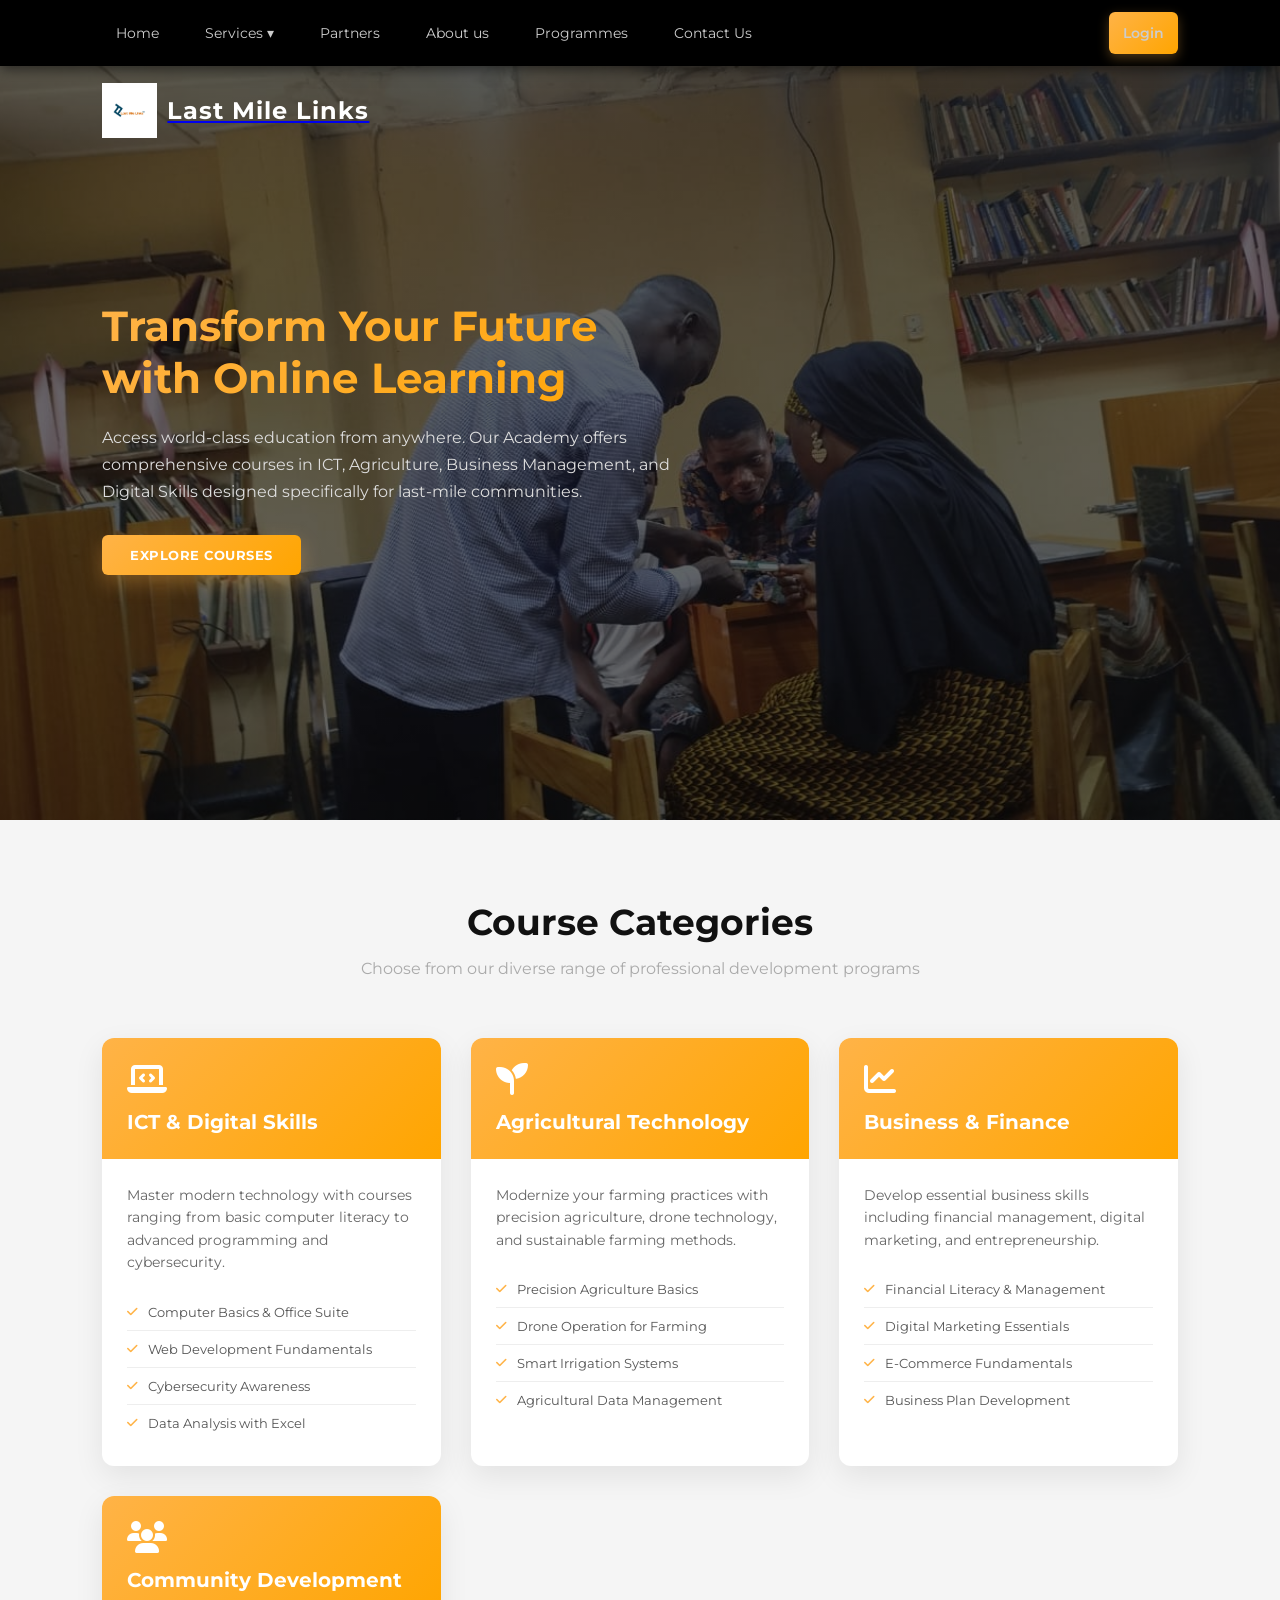
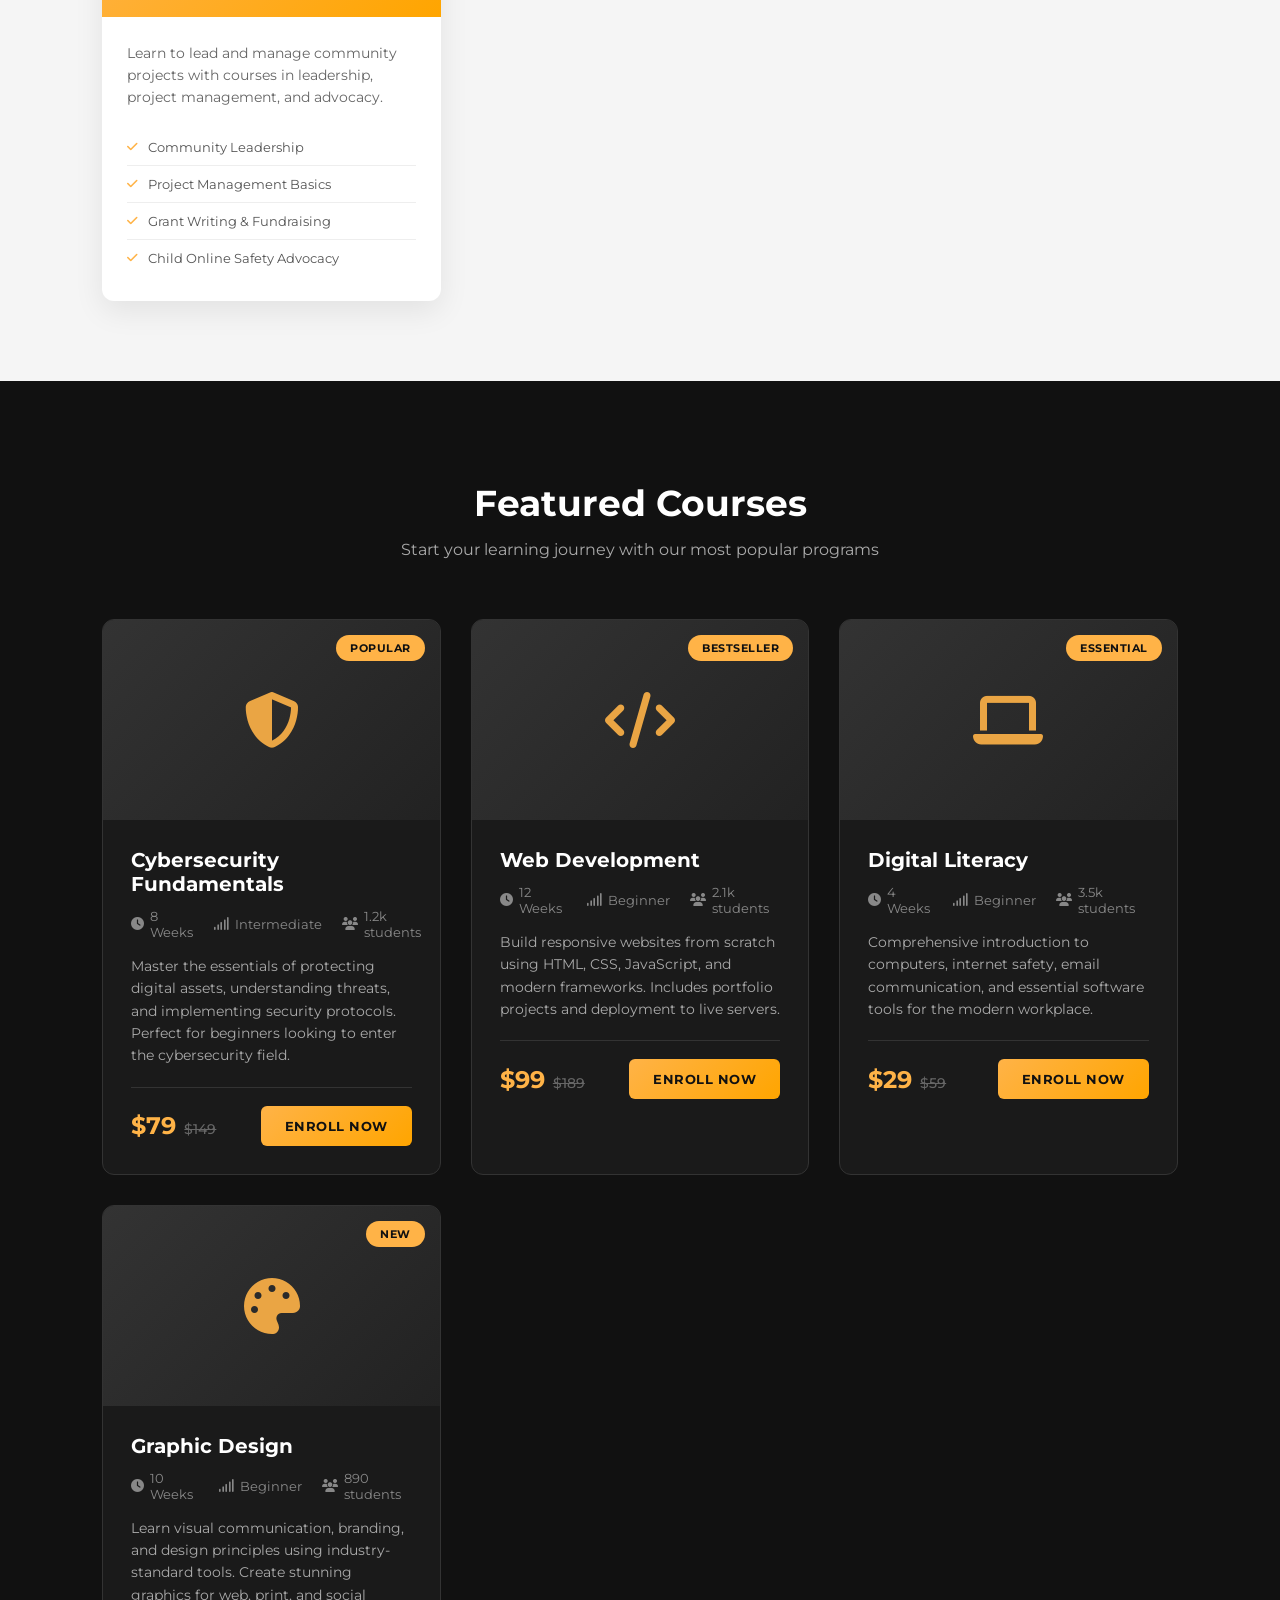
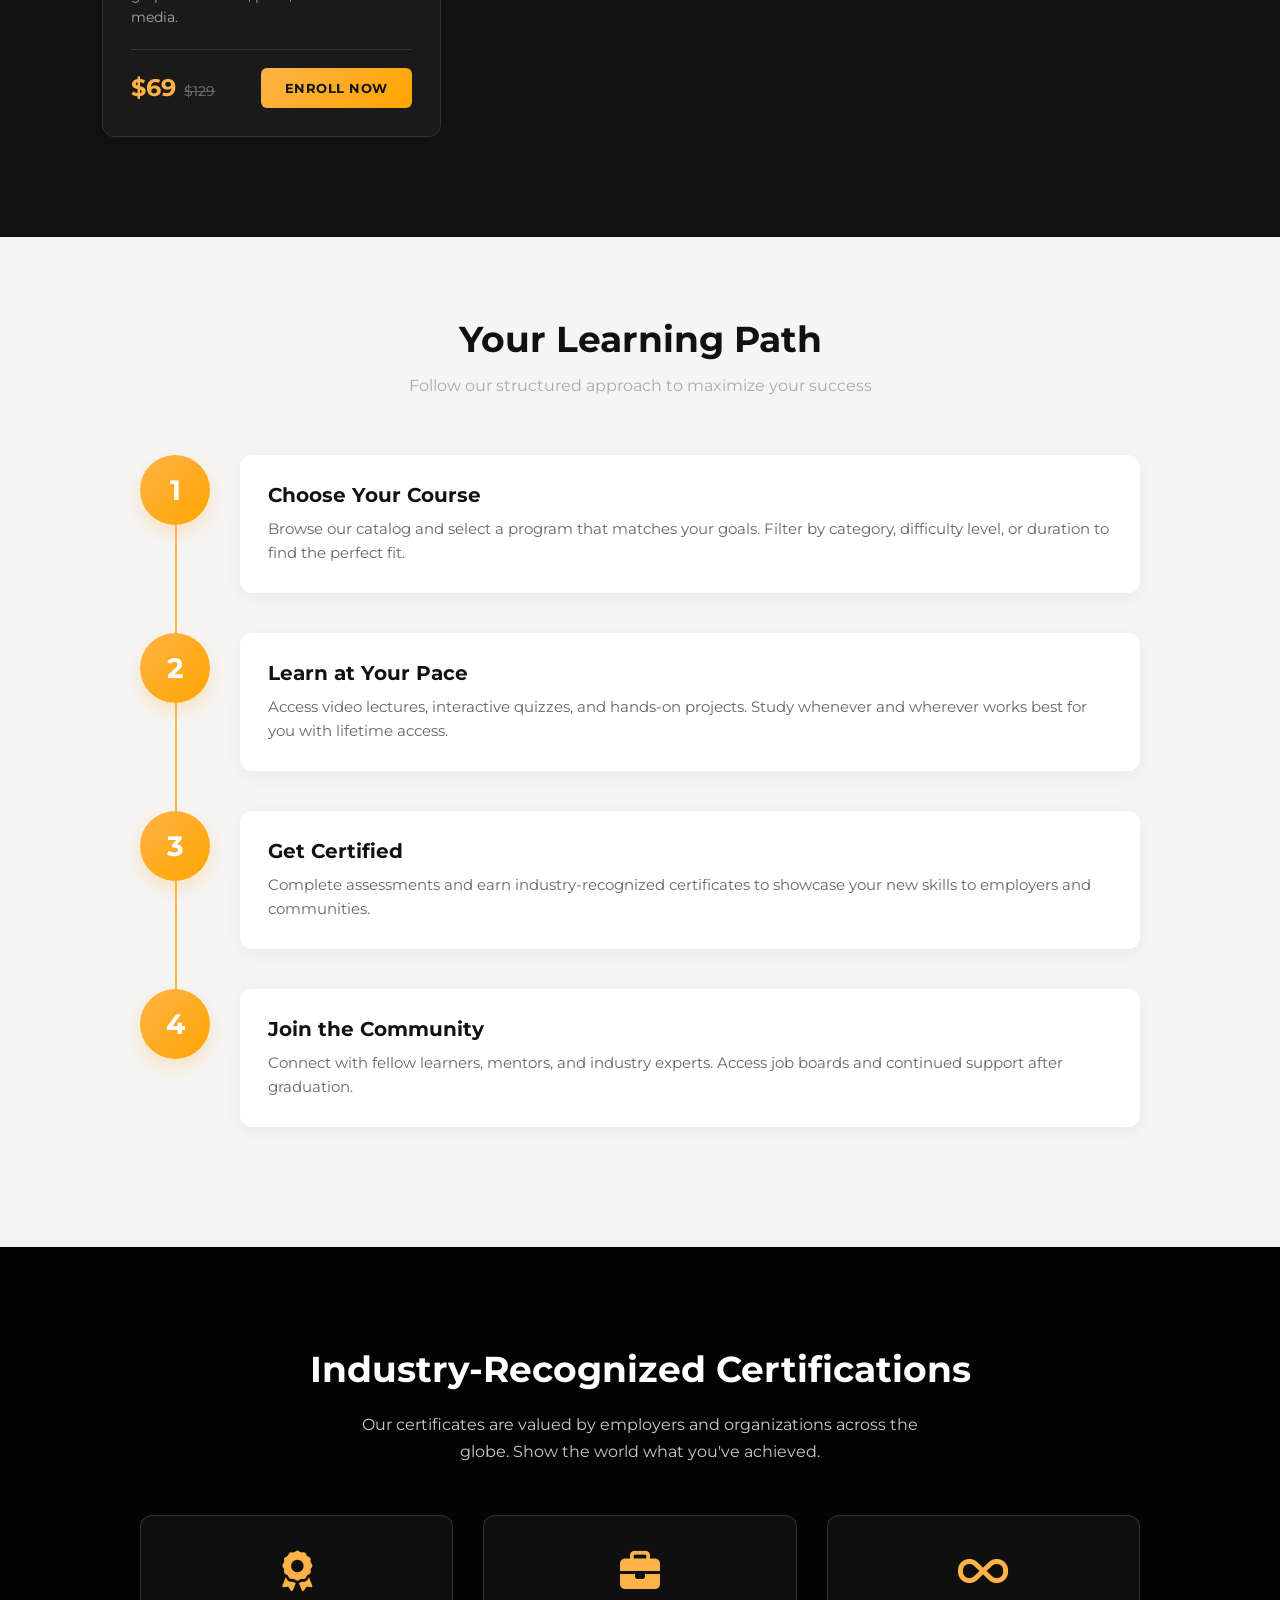
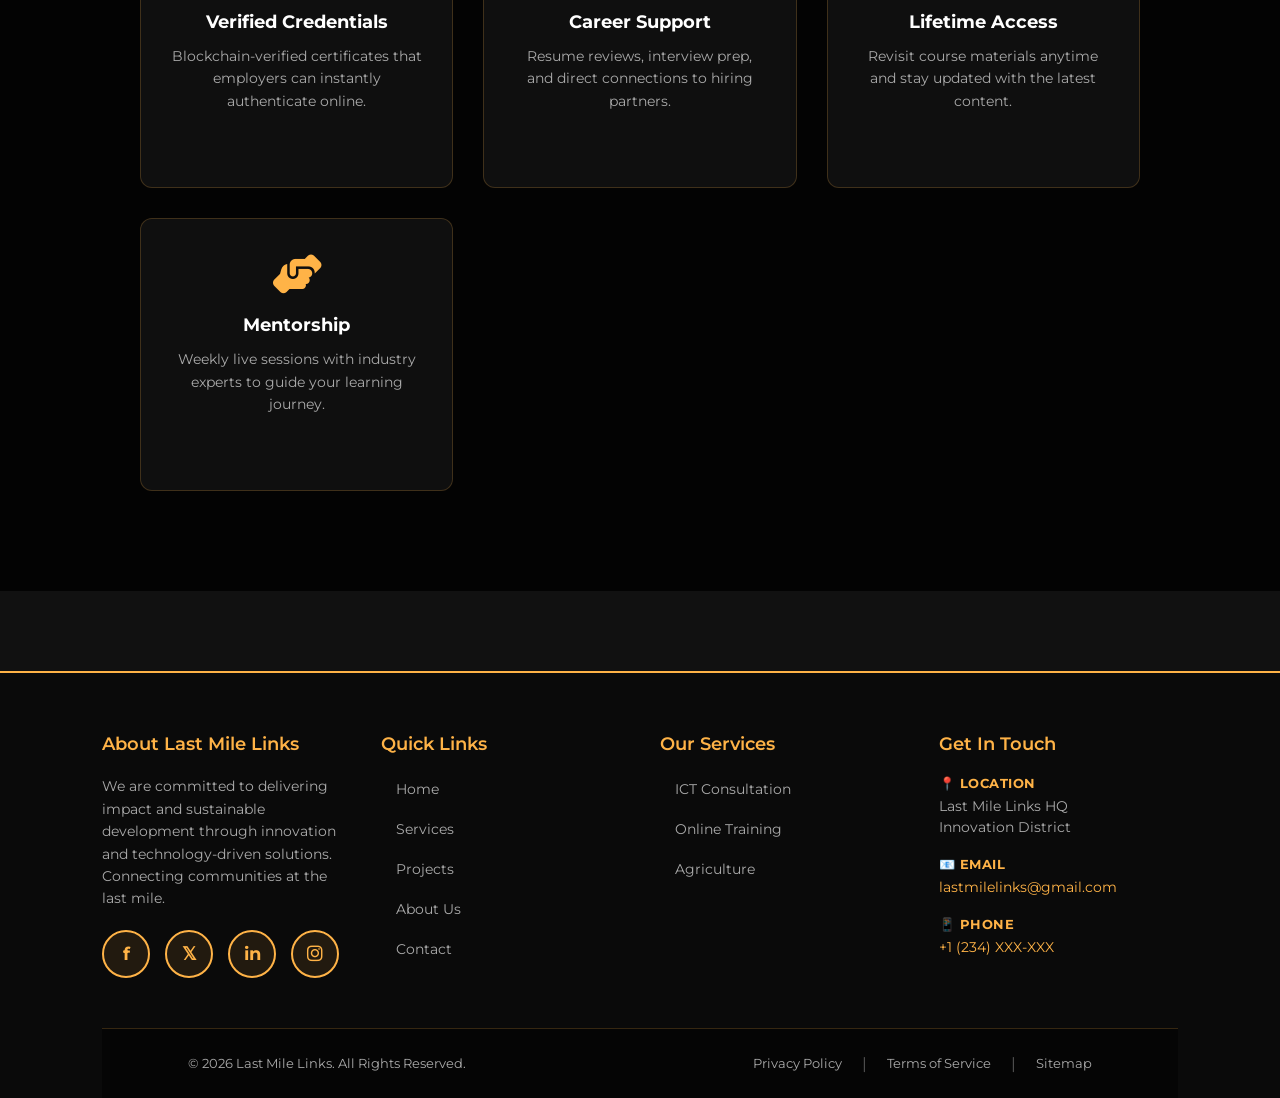
<file: academy_landing_page.html>
<!DOCTYPE html>
<html lang="en">
<head>
<meta charset="UTF-8">
<meta name="viewport" content="width=device-width, initial-scale=1.0">
<title>Last Mile Links | Academy - Online Courses</title>
<link href="https://fonts.googleapis.com/css2?family=Montserrat:wght@300;400;600;700&display=swap" rel="stylesheet">
<link rel="stylesheet" href="https://cdnjs.cloudflare.com/ajax/libs/font-awesome/6.4.0/css/all.min.css">
<link rel="stylesheet" href="style.css">
<style>
/* Academy-specific styles */
.academy-hero {
    position: relative;
    min-height: 85vh;
    display: flex;
    align-items: center;
    padding: 0 8%;
    background: linear-gradient(rgba(0,0,0,0.6), rgba(0,0,0,0.6)), url('images/WhatsApp Image 2026-02-20 at 6.20.44 AM.jpeg') center/cover no-repeat;
    overflow: hidden;
}

.academy-hero-content {
    position: relative;
    z-index: 5;
    max-width: 600px;
}

.academy-hero h1 {
    font-size: 42px;
    margin-bottom: 20px;
    background: linear-gradient(135deg, #ffb347 0%, #ffa500 100%);
    -webkit-background-clip: text;
    -webkit-text-fill-color: transparent;
    background-clip: text;
}

.academy-hero p {
    font-size: 16px;
    margin-bottom: 30px;
    color: #ddd;
    line-height: 1.7;
}

.course-categories {
    background: #f5f5f5;
    padding: 80px 8%;
    color: #111;
}

.categories-grid {
    display: grid;
    grid-template-columns: repeat(auto-fit, minmax(280px, 1fr));
    gap: 30px;
    margin-top: 50px;
}

.category-card {
    background: #fff;
    border-radius: 12px;
    overflow: hidden;
    box-shadow: 0 10px 30px rgba(0,0,0,0.08);
    transition: all 0.4s cubic-bezier(0.22, 0.9, 0.26, 1);
    cursor: pointer;
}

.category-card:hover {
    transform: translateY(-10px);
    box-shadow: 0 20px 50px rgba(0,0,0,0.15);
}

.category-header {
    background: linear-gradient(135deg, #ffb347 0%, #ffa500 100%);
    padding: 25px;
    color: #fff;
}

.category-header i {
    font-size: 32px;
    margin-bottom: 15px;
}

.category-header h3 {
    font-size: 20px;
    font-weight: 700;
}

.category-body {
    padding: 25px;
}

.category-body p {
    font-size: 14px;
    color: #666;
    margin-bottom: 20px;
    line-height: 1.6;
}

.course-list {
    list-style: none;
}

.course-list li {
    padding: 10px 0;
    border-bottom: 1px solid #eee;
    font-size: 13px;
    color: #555;
    display: flex;
    align-items: center;
    gap: 10px;
}

.course-list li:last-child {
    border-bottom: none;
}

.course-list li i {
    color: #ffb347;
    font-size: 12px;
}

.featured-courses {
    background: #111;
    padding: 100px 8%;
    color: #fff;
}

.section-header {
    text-align: center;
    margin-bottom: 60px;
}

.section-header h2 {
    font-size: 36px;
    margin-bottom: 15px;
}

.section-header p {
    color: #aaa;
    font-size: 16px;
}

.courses-grid {
    display: grid;
    grid-template-columns: repeat(auto-fit, minmax(280px, 1fr));
    gap: 30px;
    max-width: 1200px;
    margin: 0 auto;
}

.course-card {
    background: #1a1a1a;
    border-radius: 12px;
    overflow: hidden;
    border: 1px solid #333;
    transition: all 0.4s cubic-bezier(0.22, 0.9, 0.26, 1);
}

.course-card:hover {
    border-color: #ffb347;
    transform: translateY(-8px);
    box-shadow: 0 20px 40px rgba(255, 179, 71, 0.1);
}

.course-image {
    position: relative;
    height: 200px;
    background: linear-gradient(135deg, #333 0%, #222 100%);
    display: flex;
    align-items: center;
    justify-content: center;
}

.course-image i {
    font-size: 56px;
    color: #ffb347;
    opacity: 0.9;
}

.course-badge {
    position: absolute;
    top: 15px;
    right: 15px;
    background: #ffb347;
    color: #111;
    padding: 6px 14px;
    border-radius: 20px;
    font-size: 11px;
    font-weight: 700;
    text-transform: uppercase;
    letter-spacing: 0.5px;
}

.course-info {
    padding: 28px;
}

.course-info h4 {
    font-size: 20px;
    margin-bottom: 12px;
    color: #fff;
    font-weight: 700;
}

.course-meta {
    display: flex;
    gap: 20px;
    margin-bottom: 15px;
    font-size: 13px;
    color: #888;
}

.course-meta span {
    display: flex;
    align-items: center;
    gap: 6px;
}

.course-info p {
    font-size: 14px;
    color: #aaa;
    line-height: 1.6;
    margin-bottom: 20px;
}

.course-price {
    display: flex;
    justify-content: space-between;
    align-items: center;
    padding-top: 18px;
    border-top: 1px solid #333;
}

.price {
    font-size: 24px;
    font-weight: 700;
    color: #ffb347;
}

.price span {
    font-size: 14px;
    color: #666;
    text-decoration: line-through;
    margin-left: 8px;
    font-weight: 500;
}

.enroll-btn {
    background: linear-gradient(135deg, #ffb347 0%, #ffa500 100%);
    color: #111;
    padding: 12px 24px;
    border-radius: 6px;
    text-decoration: none;
    font-weight: 700;
    font-size: 13px;
    transition: all 0.3s ease;
    text-transform: uppercase;
    letter-spacing: 0.5px;
}

.enroll-btn:hover {
    transform: translateY(-2px);
    box-shadow: 0 8px 20px rgba(255, 179, 71, 0.3);
}

.learning-path {
    background: #f5f5f5;
    padding: 80px 8%;
    color: #111;
}

.path-container {
    max-width: 1000px;
    margin: 0 auto;
}

.path-step {
    display: flex;
    gap: 30px;
    margin-bottom: 40px;
    position: relative;
}

.path-step:not(:last-child)::after {
    content: '';
    position: absolute;
    left: 35px;
    top: 70px;
    width: 2px;
    height: calc(100% + 20px);
    background: #ffb347;
}

.step-number {
    width: 70px;
    height: 70px;
    background: linear-gradient(135deg, #ffb347 0%, #ffa500 100%);
    border-radius: 50%;
    display: flex;
    align-items: center;
    justify-content: center;
    font-size: 28px;
    font-weight: 700;
    color: #fff;
    flex-shrink: 0;
    z-index: 2;
    box-shadow: 0 8px 20px rgba(255, 179, 71, 0.3);
}

.step-content {
    background: #fff;
    padding: 28px;
    border-radius: 12px;
    box-shadow: 0 5px 20px rgba(0,0,0,0.05);
    flex: 1;
}

.step-content h4 {
    font-size: 20px;
    margin-bottom: 10px;
    color: #111;
    font-weight: 700;
}

.step-content p {
    font-size: 15px;
    color: #666;
    line-height: 1.6;
}

.certificates {
    background: linear-gradient(rgba(0,0,0,0.8), rgba(0,0,0,0.8)), url('images/WhatsApp Image 2026-02-20 at 6.19.47 AM.jpeg') center/cover no-repeat fixed;
    padding: 100px 8%;
    color: #fff;
    text-align: center;
}

.cert-content h2 {
    font-size: 36px;
    margin-bottom: 20px;
}

.cert-content p {
    font-size: 16px;
    color: #ccc;
    max-width: 600px;
    margin: 0 auto 40px;
    line-height: 1.7;
}

.cert-features {
    display: grid;
    grid-template-columns: repeat(auto-fit, minmax(250px, 1fr));
    gap: 30px;
    max-width: 1000px;
    margin: 50px auto 0;
}

.cert-item {
    background: rgba(255, 255, 255, 0.05);
    padding: 35px 30px;
    border-radius: 12px;
    border: 1px solid rgba(255, 179, 71, 0.2);
    transition: all 0.3s ease;
}

.cert-item:hover {
    background: rgba(255, 179, 71, 0.1);
    transform: translateY(-5px);
    border-color: #ffb347;
}

.cert-item i {
    font-size: 40px;
    color: #ffb347;
    margin-bottom: 20px;
}

.cert-item h4 {
    font-size: 18px;
    margin-bottom: 12px;
    font-weight: 700;
}

.cert-item p {
    font-size: 14px;
    color: #aaa;
    line-height: 1.6;
}

@media (max-width: 768px) {
    .academy-hero h1 {
        font-size: 28px;
    }
    
    .courses-grid {
        grid-template-columns: 1fr;
    }
    
    .path-step {
        flex-direction: column;
        gap: 20px;
    }
    
    .path-step:not(:last-child)::after {
        left: 35px;
        top: 60px;
        height: calc(100% - 40px);
    }
    
    .course-image i {
        font-size: 48px;
    }
}
</style>
</head>
<body>

<!-- ================= TOP BAR ================= -->
<div class="top-bar">
    <ul>
        <li><a href="index.html">Home</a></li>
        <li class="dropdown">
            <a href="service.html">Services ▾</a>
            <ul class="dropdown-menu">
                <li><a href="agriculture_landing_page.html">Agriculture</a></li>
                <li><a href="ICT_Landing_page.html">ICT Consultation</a></li>
                <li><a href="academy_landing_page.html">Academy</a></li>
            </ul>
        </li>
        <li><a href="index.html#pt">Partners</a></li>
        <li><a href="index.html#about-us">About us</a></li>
        <li><a href="index.html#lml-programs-section">Programmes</a></li>
        <li><a href="contact.html">Contact Us</a></li>
    </ul>
    <a href="Login.html" class="login-btn">Login</a>
</div>

<!-- ================= NAVBAR ================= -->
<div class="navbar">
    <a href="index.html" class="logo" aria-label="Last Mile Links">
        <img src="images/IMG-20260220-WA0011.jpg" alt="Last Mile Links logo">
        <span class="text">Last Mile Links</span>
    </a>
</div>

<!-- ================= ACADEMY HERO ================= -->
<section class="academy-hero">
    <div class="academy-hero-content">
        <h1>Transform Your Future with Online Learning</h1>
        <p>Access world-class education from anywhere. Our Academy offers comprehensive courses in ICT, Agriculture, Business Management, and Digital Skills designed specifically for last-mile communities.</p>
        <a href="#courses" class="btn-primary">Explore Courses</a>
    </div>
</section>

<!-- ================= COURSE CATEGORIES ================= -->
<section class="course-categories">
    <div class="container">
        <div class="section-header">
            <h2>Course Categories</h2>
            <p>Choose from our diverse range of professional development programs</p>
        </div>
        
        <div class="categories-grid">
            <div class="category-card">
                <div class="category-header">
                    <i class="fas fa-laptop-code"></i>
                    <h3>ICT & Digital Skills</h3>
                </div>
                <div class="category-body">
                    <p>Master modern technology with courses ranging from basic computer literacy to advanced programming and cybersecurity.</p>
                    <ul class="course-list">
                        <li><i class="fas fa-check"></i> Computer Basics & Office Suite</li>
                        <li><i class="fas fa-check"></i> Web Development Fundamentals</li>
                        <li><i class="fas fa-check"></i> Cybersecurity Awareness</li>
                        <li><i class="fas fa-check"></i> Data Analysis with Excel</li>
                    </ul>
                </div>
            </div>

            <div class="category-card">
                <div class="category-header">
                    <i class="fas fa-seedling"></i>
                    <h3>Agricultural Technology</h3>
                </div>
                <div class="category-body">
                    <p>Modernize your farming practices with precision agriculture, drone technology, and sustainable farming methods.</p>
                    <ul class="course-list">
                        <li><i class="fas fa-check"></i> Precision Agriculture Basics</li>
                        <li><i class="fas fa-check"></i> Drone Operation for Farming</li>
                        <li><i class="fas fa-check"></i> Smart Irrigation Systems</li>
                        <li><i class="fas fa-check"></i> Agricultural Data Management</li>
                    </ul>
                </div>
            </div>

            <div class="category-card">
                <div class="category-header">
                    <i class="fas fa-chart-line"></i>
                    <h3>Business & Finance</h3>
                </div>
                <div class="category-body">
                    <p>Develop essential business skills including financial management, digital marketing, and entrepreneurship.</p>
                    <ul class="course-list">
                        <li><i class="fas fa-check"></i> Financial Literacy & Management</li>
                        <li><i class="fas fa-check"></i> Digital Marketing Essentials</li>
                        <li><i class="fas fa-check"></i> E-Commerce Fundamentals</li>
                        <li><i class="fas fa-check"></i> Business Plan Development</li>
                    </ul>
                </div>
            </div>

            <div class="category-card">
                <div class="category-header">
                    <i class="fas fa-users"></i>
                    <h3>Community Development</h3>
                </div>
                <div class="category-body">
                    <p>Learn to lead and manage community projects with courses in leadership, project management, and advocacy.</p>
                    <ul class="course-list">
                        <li><i class="fas fa-check"></i> Community Leadership</li>
                        <li><i class="fas fa-check"></i> Project Management Basics</li>
                        <li><i class="fas fa-check"></i> Grant Writing & Fundraising</li>
                        <li><i class="fas fa-check"></i> Child Online Safety Advocacy</li>
                    </ul>
                </div>
            </div>
        </div>
    </div>
</section>

<!-- ================= FEATURED COURSES ================= -->
<section id="courses" class="featured-courses">
    <div class="container">
        <div class="section-header">
            <h2>Featured Courses</h2>
            <p>Start your learning journey with our most popular programs</p>
        </div>
        
        <div class="courses-grid">
            <!-- Course 1: Cybersecurity -->
            <div class="course-card">
                <div class="course-image">
                    <i class="fas fa-shield-alt"></i>
                    <span class="course-badge">Popular</span>
                </div>
                <div class="course-info">
                    <h4>Cybersecurity Fundamentals</h4>
                    <div class="course-meta">
                        <span><i class="fas fa-clock"></i> 8 Weeks</span>
                        <span><i class="fas fa-signal"></i> Intermediate</span>
                        <span><i class="fas fa-users"></i> 1.2k students</span>
                    </div>
                    <p>Master the essentials of protecting digital assets, understanding threats, and implementing security protocols. Perfect for beginners looking to enter the cybersecurity field.</p>
                    <div class="course-price">
                        <div class="price">$79<span>$149</span></div>
                        <a href="#" class="enroll-btn">Enroll Now</a>
                    </div>
                </div>
            </div>

            <!-- Course 2: Web Development -->
            <div class="course-card">
                <div class="course-image">
                    <i class="fas fa-code"></i>
                    <span class="course-badge">Bestseller</span>
                </div>
                <div class="course-info">
                    <h4>Web Development</h4>
                    <div class="course-meta">
                        <span><i class="fas fa-clock"></i> 12 Weeks</span>
                        <span><i class="fas fa-signal"></i> Beginner</span>
                        <span><i class="fas fa-users"></i> 2.1k students</span>
                    </div>
                    <p>Build responsive websites from scratch using HTML, CSS, JavaScript, and modern frameworks. Includes portfolio projects and deployment to live servers.</p>
                    <div class="course-price">
                        <div class="price">$99<span>$189</span></div>
                        <a href="#" class="enroll-btn">Enroll Now</a>
                    </div>
                </div>
            </div>

            <!-- Course 3: Digital Literacy -->
            <div class="course-card">
                <div class="course-image">
                    <i class="fas fa-laptop"></i>
                    <span class="course-badge">Essential</span>
                </div>
                <div class="course-info">
                    <h4>Digital Literacy</h4>
                    <div class="course-meta">
                        <span><i class="fas fa-clock"></i> 4 Weeks</span>
                        <span><i class="fas fa-signal"></i> Beginner</span>
                        <span><i class="fas fa-users"></i> 3.5k students</span>
                    </div>
                    <p>Comprehensive introduction to computers, internet safety, email communication, and essential software tools for the modern workplace.</p>
                    <div class="course-price">
                        <div class="price">$29<span>$59</span></div>
                        <a href="#" class="enroll-btn">Enroll Now</a>
                    </div>
                </div>
            </div>

            <!-- Course 4: Graphic Design -->
            <div class="course-card">
                <div class="course-image">
                    <i class="fas fa-palette"></i>
                    <span class="course-badge">New</span>
                </div>
                <div class="course-info">
                    <h4>Graphic Design</h4>
                    <div class="course-meta">
                        <span><i class="fas fa-clock"></i> 10 Weeks</span>
                        <span><i class="fas fa-signal"></i> Beginner</span>
                        <span><i class="fas fa-users"></i> 890 students</span>
                    </div>
                    <p>Learn visual communication, branding, and design principles using industry-standard tools. Create stunning graphics for web, print, and social media.</p>
                    <div class="course-price">
                        <div class="price">$69<span>$129</span></div>
                        <a href="#" class="enroll-btn">Enroll Now</a>
                    </div>
                </div>
            </div>
        </div>
    </div>
</section>

<!-- ================= LEARNING PATH ================= -->
<section class="learning-path">
    <div class="path-container">
        <div class="section-header">
            <h2>Your Learning Path</h2>
            <p>Follow our structured approach to maximize your success</p>
        </div>
        
        <div class="path-step">
            <div class="step-number">1</div>
            <div class="step-content">
                <h4>Choose Your Course</h4>
                <p>Browse our catalog and select a program that matches your goals. Filter by category, difficulty level, or duration to find the perfect fit.</p>
            </div>
        </div>
        
        <div class="path-step">
            <div class="step-number">2</div>
            <div class="step-content">
                <h4>Learn at Your Pace</h4>
                <p>Access video lectures, interactive quizzes, and hands-on projects. Study whenever and wherever works best for you with lifetime access.</p>
            </div>
        </div>
        
        <div class="path-step">
            <div class="step-number">3</div>
            <div class="step-content">
                <h4>Get Certified</h4>
                <p>Complete assessments and earn industry-recognized certificates to showcase your new skills to employers and communities.</p>
            </div>
        </div>
        
        <div class="path-step">
            <div class="step-number">4</div>
            <div class="step-content">
                <h4>Join the Community</h4>
                <p>Connect with fellow learners, mentors, and industry experts. Access job boards and continued support after graduation.</p>
            </div>
        </div>
    </div>
</section>

<!-- ================= CERTIFICATES ================= -->
<section class="certificates">
    <div class="cert-content">
        <h2>Industry-Recognized Certifications</h2>
        <p>Our certificates are valued by employers and organizations across the globe. Show the world what you've achieved.</p>
        
        <div class="cert-features">
            <div class="cert-item">
                <i class="fas fa-award"></i>
                <h4>Verified Credentials</h4>
                <p>Blockchain-verified certificates that employers can instantly authenticate online.</p>
            </div>
            <div class="cert-item">
                <i class="fas fa-briefcase"></i>
                <h4>Career Support</h4>
                <p>Resume reviews, interview prep, and direct connections to hiring partners.</p>
            </div>
            <div class="cert-item">
                <i class="fas fa-infinity"></i>
                <h4>Lifetime Access</h4>
                <p>Revisit course materials anytime and stay updated with the latest content.</p>
            </div>
            <div class="cert-item">
                <i class="fas fa-hands-helping"></i>
                <h4>Mentorship</h4>
                <p>Weekly live sessions with industry experts to guide your learning journey.</p>
            </div>
        </div>
    </div>
</section>

<!-- ================= FOOTER ================= -->
<footer class="footer">
    <div class="footer-container">
        <div class="footer-column">
            <h3>About Last Mile Links</h3>
            <p>We are committed to delivering impact and sustainable development through innovation and technology-driven solutions. Connecting communities at the last mile.</p>
            <div class="social-links">
                <a href="https://www.facebook.com/lastmilelinks" title="Facebook" class="social-icon" target="_blank" rel="noopener noreferrer">f</a>
                <a href="#" title="Twitter" class="social-icon" target="_blank" rel="noopener noreferrer">𝕏</a>
                <a href="#" title="LinkedIn" class="social-icon" target="_blank" rel="noopener noreferrer">in</a>
                <a href="#" title="Instagram" class="social-icon" target="_blank" rel="noopener noreferrer"><i class="fab fa-instagram"></i></a>
            </div>
        </div>

        <div class="footer-column">
            <h3>Quick Links</h3>
            <ul class="footer-links">
                <li><a href="index.html">Home</a></li>
                <li><a href="service.html">Services</a></li>
                <li><a href="index.html#projects">Projects</a></li>
                <li><a href="index.html#about-us">About Us</a></li>
                <li><a href="contact.html">Contact</a></li>
            </ul>
        </div>

        <div class="footer-column">
            <h3>Our Services</h3>
            <ul class="footer-links">
                <li><a href="ICT_Landing_page.html">ICT Consultation</a></li>
                <li><a href="academy_landing_page.html">Online Training</a></li>
                <li><a href="agriculture_landing_page.html">Agriculture</a></li>
            </ul>
        </div>

        <div class="footer-column">
            <h3>Get In Touch</h3>
            <div class="contact-info">
                <div class="contact-item">
                    <strong>📍 Location</strong>
                    <p>Last Mile Links HQ<br>Innovation District</p>
                </div>
                <div class="contact-item">
                    <strong>📧 Email</strong>
                    <p><a href="mailto:lastmilelinks@gmail.com">lastmilelinks@gmail.com</a></p>
                </div>
                <div class="contact-item">
                    <strong>📱 Phone</strong>
                    <p><a href="tel:+1234567890">+1 (234) XXX-XXX</a></p>
                </div>
            </div>
        </div>
    </div>

    <div class="footer-bottom">
        <p>&copy; 2026 Last Mile Links. All Rights Reserved.</p>
        <div class="footer-bottom-links">
            <a href="#">Privacy Policy</a>
            <span>|</span>
            <a href="#">Terms of Service</a>
            <span>|</span>
            <a href="#">Sitemap</a>
        </div>
    </div>
</footer>

<script src="script.js"></script>
</body>
</html>
</file>
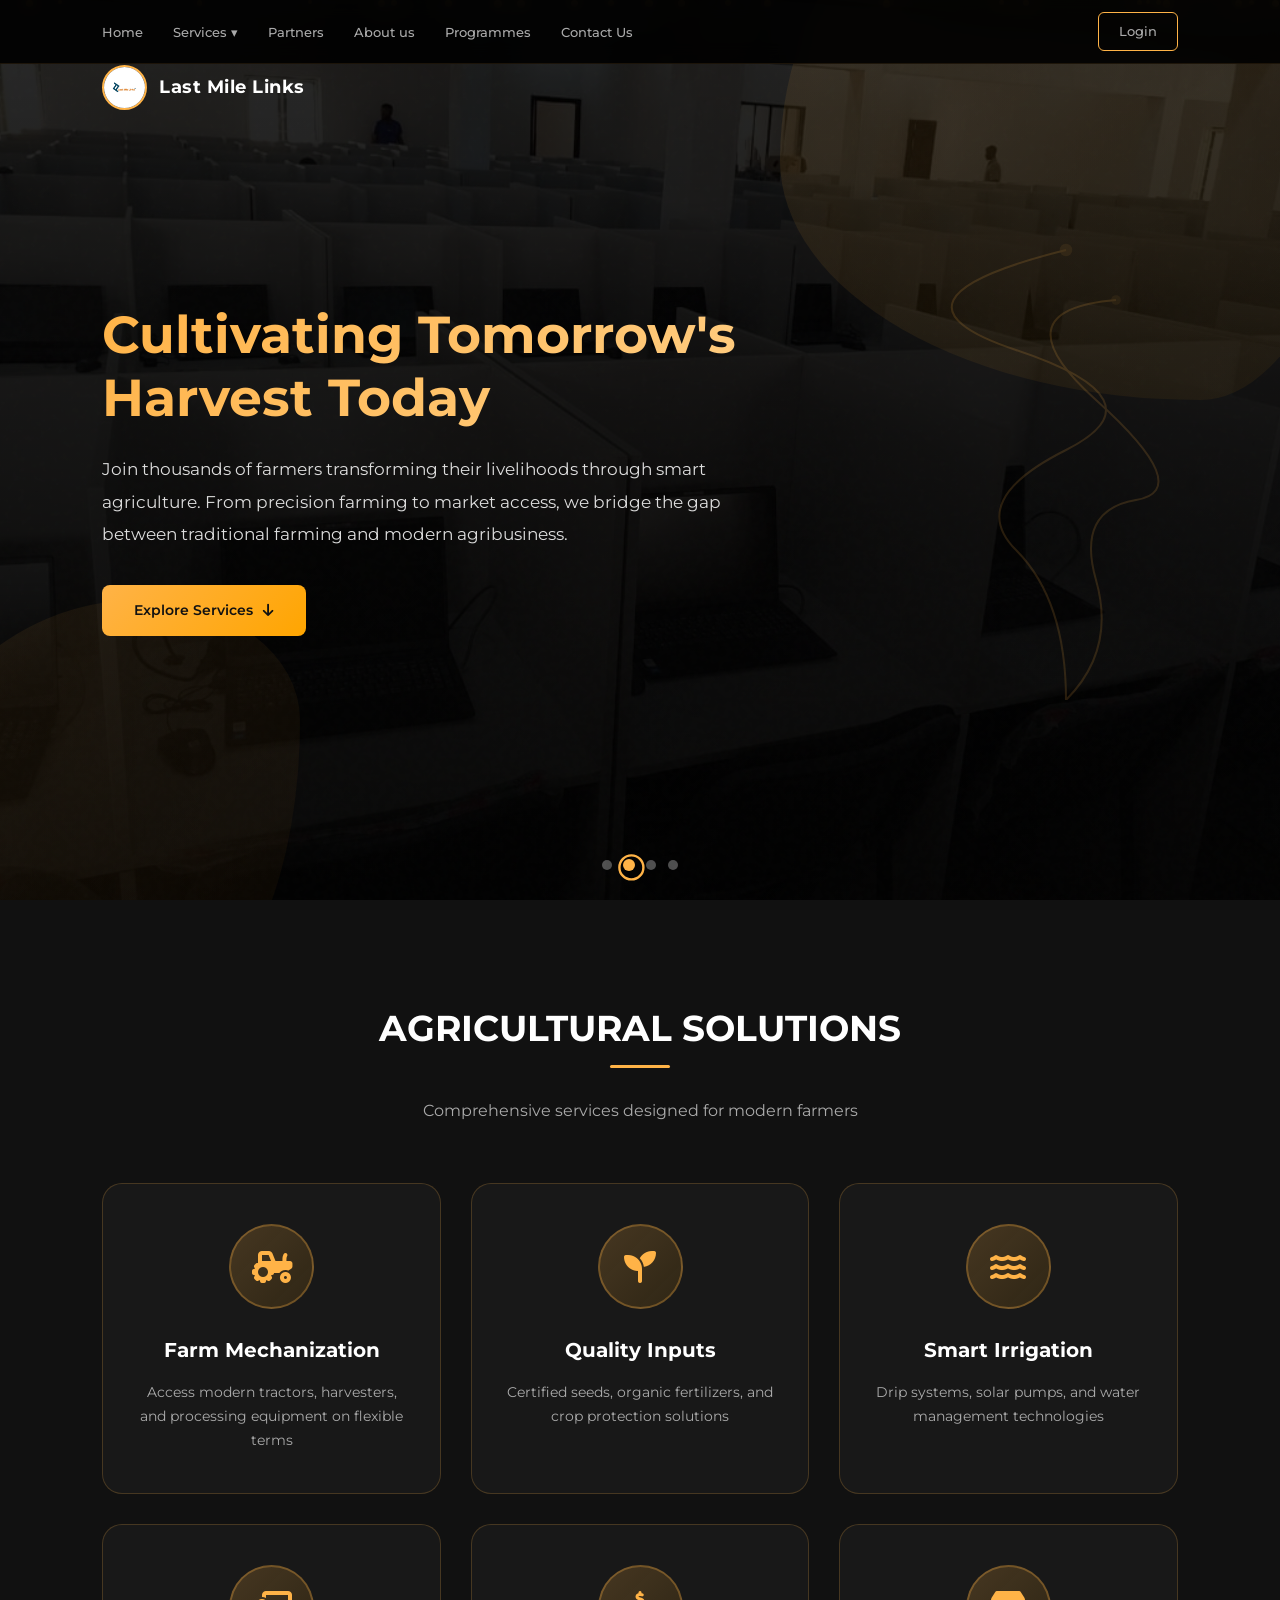
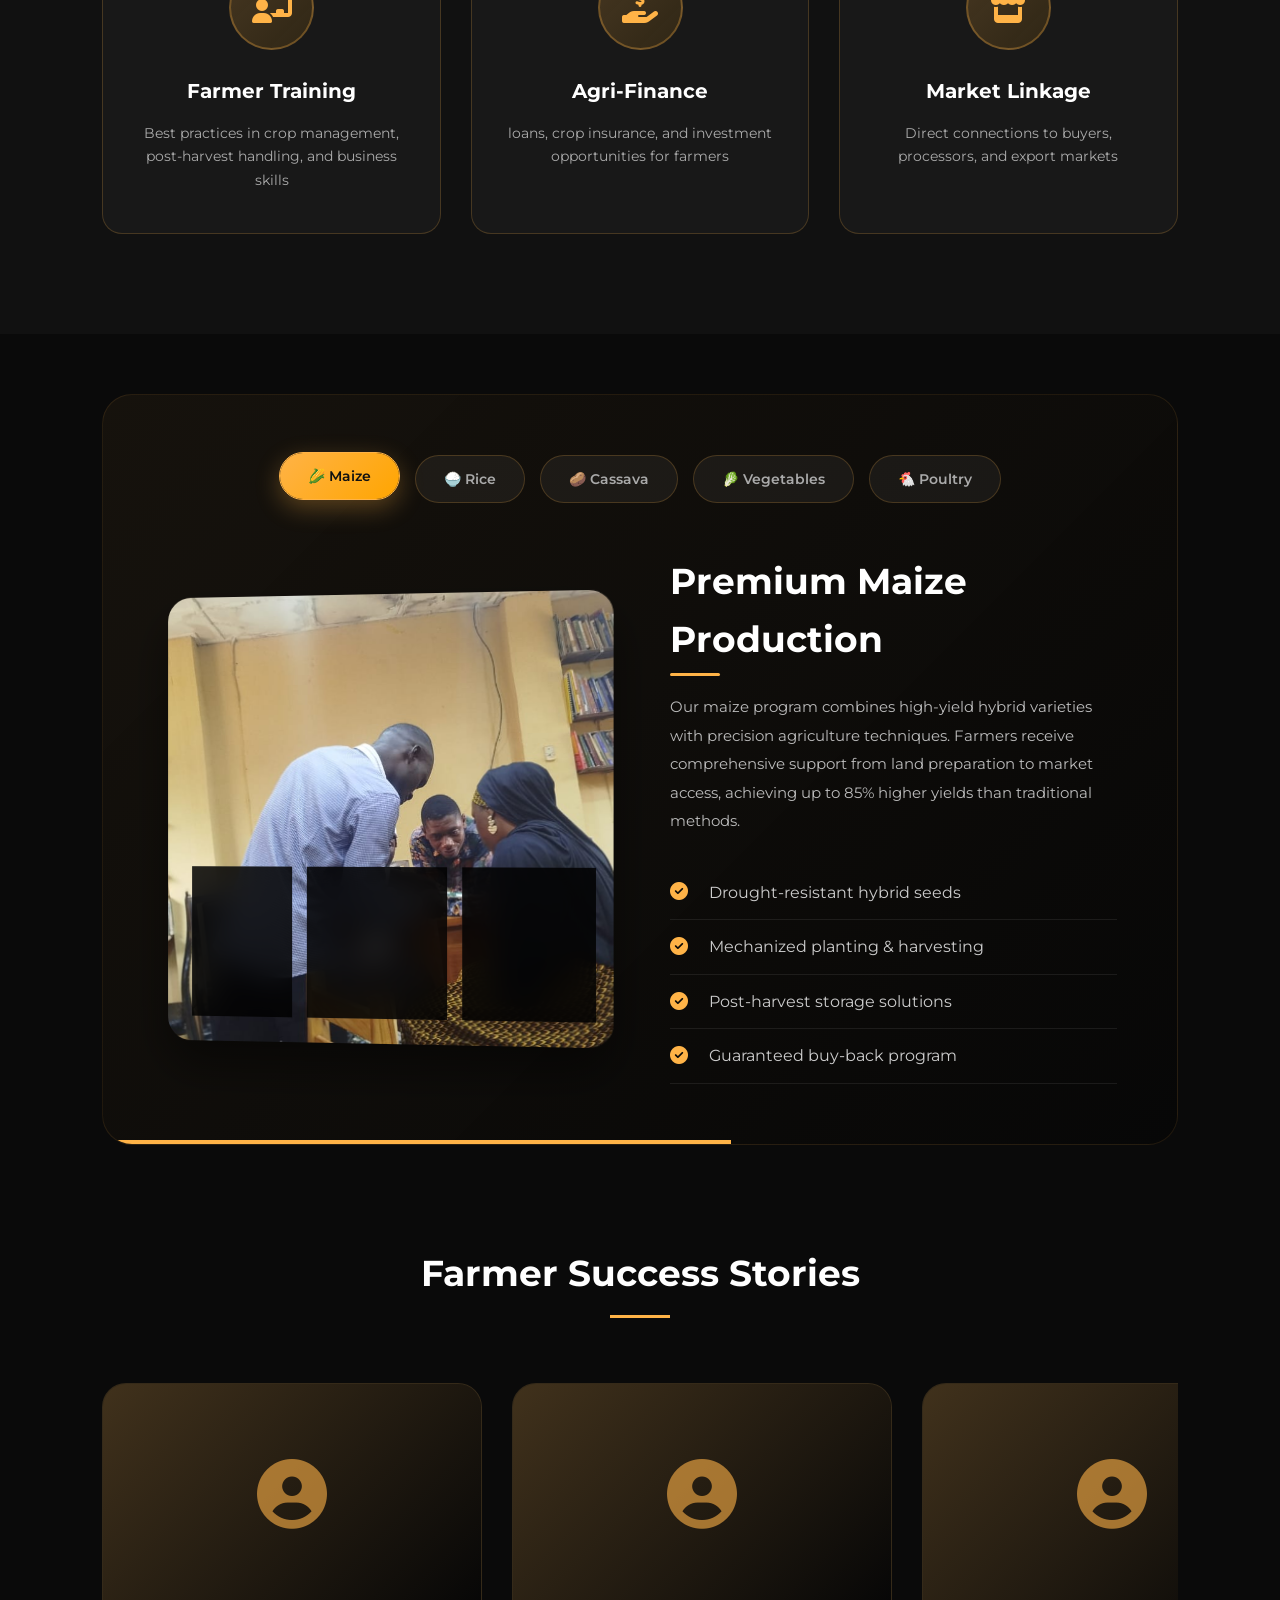
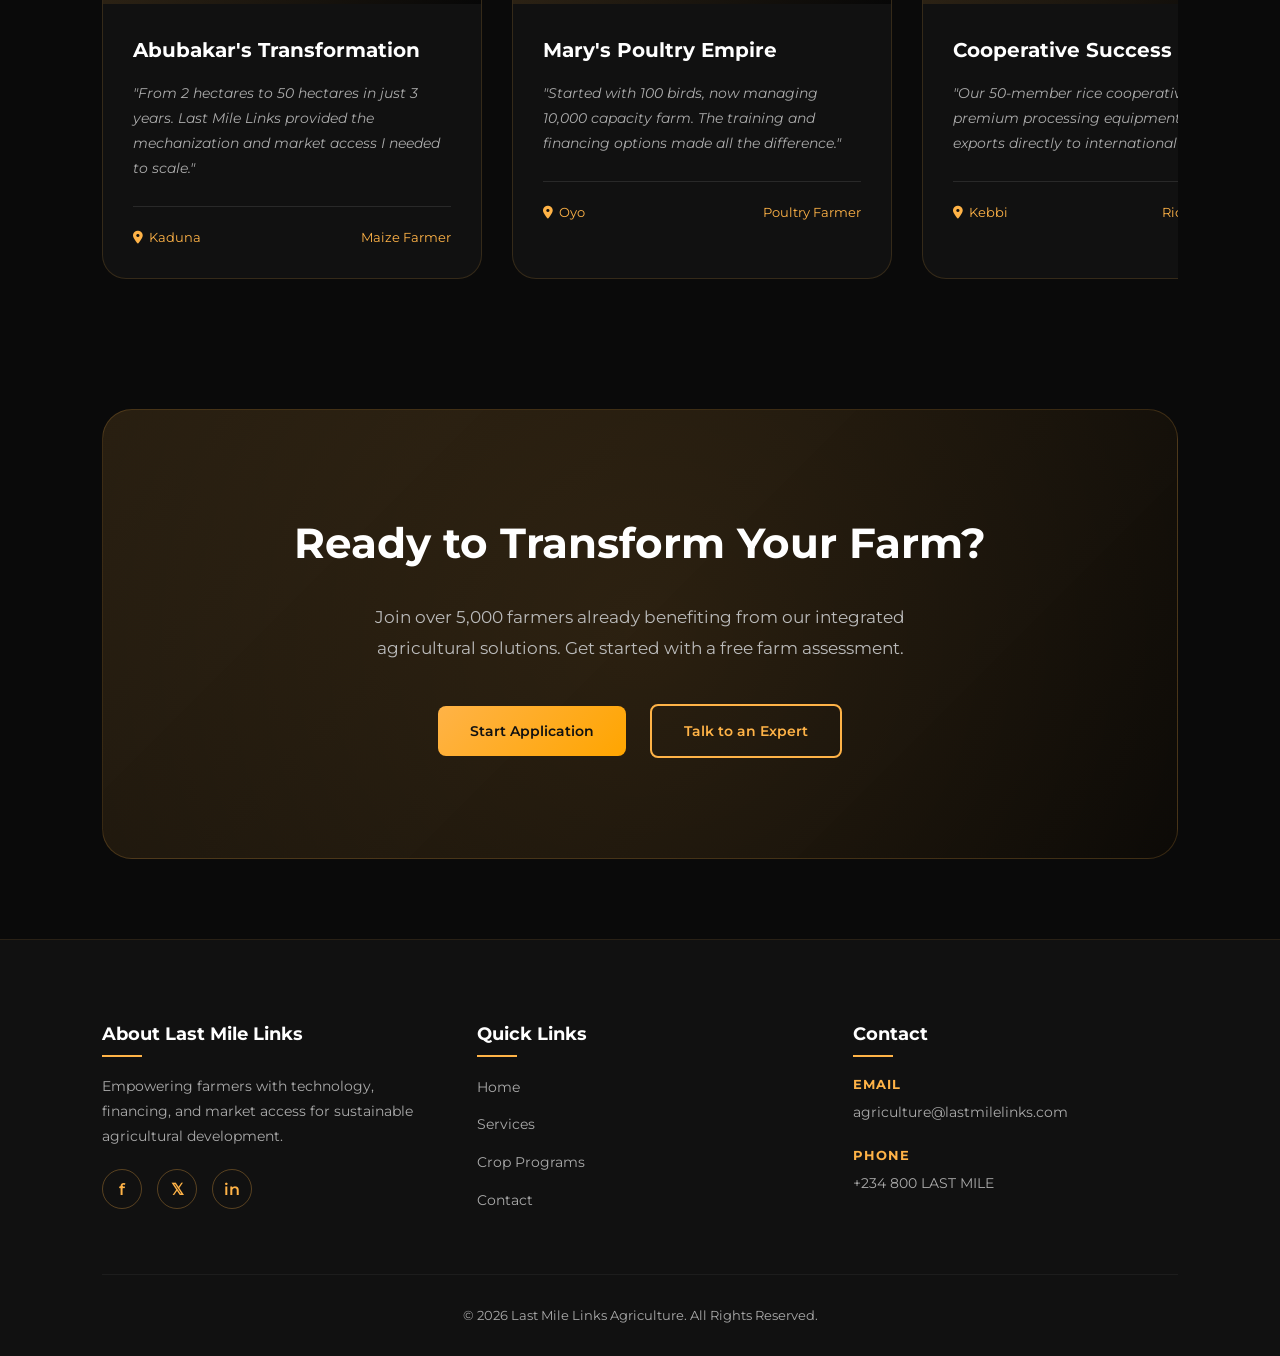
<file: agriculture_landing_page.html>
<!DOCTYPE html>
<html lang="en">
<head>
<meta charset="UTF-8">
<meta name="viewport" content="width=device-width, initial-scale=1.0">
<title>Last Mile Links | Agriculture Services</title>
<link href="https://fonts.googleapis.com/css2?family=Montserrat:wght@300;400;600;700&display=swap" rel="stylesheet">
<link rel="stylesheet" href="https://cdnjs.cloudflare.com/ajax/libs/font-awesome/6.4.0/css/all.min.css">
<link rel="shortcut icon" href="images/IMG-20260220-WA0012.jpg" type="image/x-icon">
<style>
    * {
        margin: 0;
        padding: 0;
        box-sizing: border-box;
    }
    
    :root {
        --primary: #ffb347;
        --primary-light: #ffcc80;
        --primary-dark: #ffa500;
        --dark: #111;
        --darker: #0a0a0a;
        --light: #fff;
        --gray: #aaa;
        --transition-smooth: cubic-bezier(0.22, 0.9, 0.26, 1);
        --transition-bounce: cubic-bezier(0.68, -0.55, 0.265, 1.55);
    }
    
    html {
        scroll-behavior: smooth;
    }
    
    body {
        font-family: 'Montserrat', sans-serif;
        background: var(--darker);
        color: var(--light);
        overflow-x: hidden;
        line-height: 1.6;
    }
    
    /* ================= BUTTONS ================= */
    .btn-primary {
        display: inline-flex;
        align-items: center;
        gap: 10px;
        padding: 14px 32px;
        background: linear-gradient(135deg, var(--primary) 0%, var(--primary-dark) 100%);
        color: var(--dark);
        text-decoration: none;
        border-radius: 8px;
        font-weight: 600;
        font-size: 14px;
        transition: all 0.3s var(--transition-smooth);
        border: none;
        cursor: pointer;
        position: relative;
        overflow: hidden;
    }
    
    .btn-primary::before {
        content: '';
        position: absolute;
        top: 0;
        left: -100%;
        width: 100%;
        height: 100%;
        background: linear-gradient(90deg, transparent, rgba(255,255,255,0.3), transparent);
        transition: left 0.5s;
    }
    
    .btn-primary:hover::before {
        left: 100%;
    }
    
    .btn-primary:hover {
        transform: translateY(-3px);
        box-shadow: 0 10px 30px rgba(255, 179, 71, 0.4);
    }
    
    .btn-primary:active {
        transform: translateY(-1px);
    }
    
    .btn-outline {
        display: inline-flex;
        align-items: center;
        gap: 10px;
        padding: 14px 32px;
        background: transparent;
        color: var(--primary);
        text-decoration: none;
        border-radius: 8px;
        font-weight: 600;
        font-size: 14px;
        border: 2px solid var(--primary);
        cursor: pointer;
        transition: all 0.3s var(--transition-smooth);
        position: relative;
        overflow: hidden;
    }
    
    .btn-outline::before {
        content: '';
        position: absolute;
        top: 0;
        left: 0;
        width: 0;
        height: 100%;
        background: var(--primary);
        transition: width 0.3s var(--transition-smooth);
        z-index: -1;
    }
    
    .btn-outline:hover::before {
        width: 100%;
    }
    
    .btn-outline:hover {
        color: var(--dark);
        transform: translateY(-3px);
        box-shadow: 0 10px 30px rgba(255, 179, 71, 0.3);
    }
    
    /* ================= TOP BAR ================= */
    .top-bar {
        background: rgba(0,0,0,0.9);
        padding: 12px 8%;
        display: flex;
        justify-content: space-between;
        align-items: center;
        position: fixed;
        width: 100%;
        top: 0;
        z-index: 2000;
        backdrop-filter: blur(10px);
        border-bottom: 1px solid rgba(255,179,71,0.1);
        transition: all 0.3s ease;
    }
    
    .top-bar ul {
        display: flex;
        list-style: none;
        gap: 30px;
    }
    
    .top-bar a {
        color: var(--gray);
        text-decoration: none;
        font-size: 13px;
        font-weight: 500;
        transition: all 0.3s ease;
        position: relative;
    }
    
    .top-bar a::after {
        content: '';
        position: absolute;
        bottom: -5px;
        left: 0;
        width: 0;
        height: 2px;
        background: var(--primary);
        transition: width 0.3s ease;
    }
    
    .top-bar a:hover {
        color: var(--primary);
    }
    
    .top-bar a:hover::after {
        width: 100%;
    }
    
    .dropdown {
        position: relative;
    }
    
    .dropdown-menu {
        position: absolute;
        top: 100%;
        left: 0;
        background: rgba(0,0,0,0.95);
        min-width: 200px;
        padding: 15px 0;
        border-radius: 8px;
        opacity: 0;
        visibility: hidden;
        transform: translateY(-10px);
        transition: all 0.3s ease;
        border: 1px solid rgba(255,179,71,0.2);
        margin-top: 10px;
    }
    
    .dropdown:hover .dropdown-menu {
        opacity: 1;
        visibility: visible;
        transform: translateY(0);
    }
    
    .dropdown-menu li {
        padding: 0;
    }
    
    .dropdown-menu a {
        display: block;
        padding: 10px 20px;
        font-size: 13px;
    }
    
    .login-btn {
        padding: 8px 20px;
        background: transparent;
        border: 1px solid var(--primary);
        color: var(--primary);
        border-radius: 6px;
        font-size: 13px;
        font-weight: 600;
        transition: all 0.3s ease;
    }
    
    .login-btn:hover {
        background: var(--primary);
        color: var(--dark);
        transform: translateY(-2px);
    }
    
    /* ================= NAVBAR ================= */
    .navbar {
        position: fixed;
        top: 50px;
        width: 100%;
        padding: 15px 8%;
        display: flex;
        justify-content: space-between;
        align-items: center;
        z-index: 1500;
        transition: all 0.3s ease;
        background: transparent;
    }
    
    .navbar.scrolled {
        background: rgba(0,0,0,0.95);
        top: 45px;
        padding: 10px 8%;
        backdrop-filter: blur(10px);
    }
    
    .logo {
        display: flex;
        align-items: center;
        gap: 12px;
        text-decoration: none;
        color: var(--light);
    }
    
    .logo img {
        width: 45px;
        height: 45px;
        border-radius: 50%;
        object-fit: cover;
        border: 2px solid var(--primary);
        transition: all 0.3s ease;
    }
    
    .logo:hover img {
        transform: rotate(10deg) scale(1.1);
        box-shadow: 0 0 20px rgba(255,179,71,0.5);
    }
    
    .logo .text {
        font-weight: 700;
        font-size: 18px;
        letter-spacing: 0.5px;
    }
    
    /* ================= AGRICULTURE HERO ================= */
    .agriculture-hero {
        position: relative;
        min-height: 100vh;
        display: flex;
        align-items: center;
        padding: 120px 8% 80px;
        overflow: hidden;
    }
    
    .hero-bg-slider {
        position: absolute;
        top: 0;
        left: 0;
        width: 100%;
        height: 100%;
        z-index: -2;
    }
    
    .hero-bg-slide {
        position: absolute;
        top: 0;
        left: 0;
        width: 100%;
        height: 100%;
        background-size: cover;
        background-position: center;
        opacity: 0;
        transition: opacity 1.5s ease-in-out, transform 6s ease;
        transform: scale(1.1);
    }
    
    .hero-bg-slide.active {
        opacity: 1;
        transform: scale(1);
    }
    
    .hero-overlay {
        position: absolute;
        top: 0;
        left: 0;
        width: 100%;
        height: 100%;
        background: linear-gradient(rgba(0,0,0,0.6), rgba(0,0,0,0.8));
        z-index: -1;
    }
    
    .agriculture-hero::before {
        content: '';
        position: absolute;
        top: 0;
        left: 0;
        right: 0;
        bottom: 0;
        background-image: url("data:image/svg+xml,%3Csvg viewBox='0 0 200 200' xmlns='http://www.w3.org/2000/svg'%3E%3Cfilter id='noiseFilter'%3E%3CfeTurbulence type='fractalNoise' baseFrequency='0.65' numOctaves='3' stitchTiles='stitch'/%3E%3C/filter%3E%3Crect width='100%25' height='100%25' filter='url(%23noiseFilter)' opacity='0.03'/%3E%3C/svg%3E");
        opacity: 0.4;
        pointer-events: none;
        z-index: 0;
    }
    
    /* Organic flowing shapes */
    .organic-shape {
        position: absolute;
        border-radius: 60% 40% 30% 70% / 60% 30% 70% 40%;
        background: linear-gradient(135deg, rgba(255, 179, 71, 0.1) 0%, rgba(255, 165, 0, 0.05) 100%);
        animation: morph 15s ease-in-out infinite;
        pointer-events: none;
        z-index: 1;
    }
    
    .organic-shape-1 {
        width: 600px;
        height: 600px;
        top: -200px;
        right: -100px;
        animation-delay: 0s;
    }
    
    .organic-shape-2 {
        width: 400px;
        height: 400px;
        bottom: -100px;
        left: -100px;
        animation-delay: -5s;
        background: linear-gradient(135deg, rgba(255, 179, 71, 0.08) 0%, rgba(255, 140, 0, 0.03) 100%);
    }
    
    @keyframes morph {
        0%, 100% { border-radius: 60% 40% 30% 70% / 60% 30% 70% 40%; transform: rotate(0deg); }
        25% { border-radius: 30% 60% 70% 40% / 50% 60% 30% 60%; transform: rotate(5deg); }
        50% { border-radius: 50% 60% 30% 60% / 30% 40% 70% 60%; transform: rotate(0deg); }
        75% { border-radius: 60% 40% 60% 30% / 70% 30% 50% 60%; transform: rotate(-5deg); }
    }
    
    /* Agriculture content styling */
    .agriculture-content {
        position: relative;
        z-index: 5;
        max-width: 650px;
        animation: fadeInUp 1s ease-out;
    }
    
    @keyframes fadeInUp {
        from { opacity: 0; transform: translateY(30px); }
        to { opacity: 1; transform: translateY(0); }
    }
    
    .agriculture-content h1 {
        font-size: 52px;
        margin-bottom: 24px;
        background: linear-gradient(135deg, var(--primary) 0%, var(--primary-light) 50%, var(--primary) 100%);
        -webkit-background-clip: text;
        -webkit-text-fill-color: transparent;
        background-clip: text;
        background-size: 200% auto;
        animation: shine 3s linear infinite;
        line-height: 1.2;
        font-weight: 700;
    }
    
    @keyframes shine {
        to { background-position: 200% center; }
    }
    
    .agriculture-content p {
        font-size: 17px;
        color: #ddd;
        margin-bottom: 35px;
        line-height: 1.9;
        animation: fadeInUp 1s ease-out 0.2s backwards;
    }
    
    .agriculture-content .btn-primary {
        animation: fadeInUp 1s ease-out 0.4s backwards;
    }
    
    /* Growing vine decoration */
    .vine-decoration {
        position: absolute;
        right: 5%;
        top: 50%;
        transform: translateY(-50%);
        width: 300px;
        height: 500px;
        opacity: 0.15;
        pointer-events: none;
        z-index: 2;
    }
    
    .vine-path {
        stroke: var(--primary);
        stroke-width: 2;
        fill: none;
        stroke-dasharray: 1000;
        stroke-dashoffset: 1000;
        animation: growVine 3s ease-out forwards;
    }
    
    @keyframes growVine {
        to { stroke-dashoffset: 0; }
    }
    
    /* Progress dots for background slider */
    .bg-slider-dots {
        position: absolute;
        bottom: 30px;
        left: 50%;
        transform: translateX(-50%);
        display: flex;
        gap: 12px;
        z-index: 10;
    }
    
    .bg-dot {
        width: 10px;
        height: 10px;
        border-radius: 50%;
        background: rgba(255,255,255,0.3);
        cursor: pointer;
        transition: all 0.3s ease;
        position: relative;
    }
    
    .bg-dot::after {
        content: '';
        position: absolute;
        top: -4px;
        left: -4px;
        width: 18px;
        height: 18px;
        border: 2px solid transparent;
        border-radius: 50%;
        transition: all 0.3s ease;
    }
    
    .bg-dot.active {
        background: var(--primary);
        transform: scale(1.2);
    }
    
    .bg-dot.active::after {
        border-color: var(--primary);
    }
    
    .bg-dot:hover {
        background: rgba(255,179,71,0.7);
    }
    
    /* Floating particles effect */
    .particles {
        position: absolute;
        top: 0;
        left: 0;
        width: 100%;
        height: 100%;
        overflow: hidden;
        pointer-events: none;
        z-index: 3;
    }
    
    .particle {
        position: absolute;
        width: 6px;
        height: 6px;
        background: rgba(255, 179, 71, 0.4);
        border-radius: 50%;
        animation: float 15s infinite;
        box-shadow: 0 0 10px rgba(255,179,71,0.5);
    }
    
    @keyframes float {
        0%, 100% { transform: translateY(0) translateX(0); opacity: 0; }
        10% { opacity: 1; }
        90% { opacity: 1; }
        100% { transform: translateY(-100vh) translateX(50px); opacity: 0; }
    }
    
    /* ================= SERVICES SECTION ================= */
    .what-we-do {
        background: var(--dark);
        padding: 100px 8%;
        position: relative;
    }
    
    .container {
        max-width: 1400px;
        margin: 0 auto;
    }
    
    .what-we-do h2 {
        text-align: center;
        font-size: 36px;
        margin-bottom: 15px;
        color: var(--light);
        position: relative;
        display: inline-block;
        left: 50%;
        transform: translateX(-50%);
    }
    
    .what-we-do h2::after {
        content: '';
        position: absolute;
        bottom: -10px;
        left: 50%;
        transform: translateX(-50%);
        width: 60px;
        height: 3px;
        background: var(--primary);
        border-radius: 2px;
    }
    
    .subtitle {
        text-align: center;
        color: var(--gray);
        font-size: 16px;
        margin-bottom: 60px;
        margin-top: 25px;
    }
    
    /* Service cards with organic hover */
    .agri-service-grid {
        display: grid;
        grid-template-columns: repeat(auto-fit, minmax(300px, 1fr));
        gap: 30px;
        margin-top: 40px;
    }
    
    .agri-service-card {
        background: rgba(255, 255, 255, 0.03);
        border: 1px solid rgba(255, 179, 71, 0.2);
        border-radius: 20px;
        padding: 40px 30px;
        text-align: center;
        transition: all 0.4s var(--transition-smooth);
        position: relative;
        overflow: hidden;
        cursor: pointer;
        opacity: 0;
        transform: translateY(30px);
    }
    
    .agri-service-card.visible {
        opacity: 1;
        transform: translateY(0);
    }
    
    .agri-service-card::before {
        content: '';
        position: absolute;
        top: 0;
        left: 0;
        right: 0;
        bottom: 0;
        background: radial-gradient(circle at center, rgba(255, 179, 71, 0.15) 0%, transparent 70%);
        opacity: 0;
        transition: opacity 0.4s ease;
    }
    
    .agri-service-card:hover::before {
        opacity: 1;
    }
    
    .agri-service-card:hover {
        transform: translateY(-10px) scale(1.02);
        border-color: rgba(255, 179, 71, 0.5);
        box-shadow: 0 20px 40px rgba(255, 179, 71, 0.2);
    }
    
    .agri-service-card:active {
        transform: translateY(-5px) scale(1.01);
    }
    
    .agri-icon {
        width: 85px;
        height: 85px;
        background: linear-gradient(135deg, rgba(255, 179, 71, 0.2) 0%, rgba(255, 165, 0, 0.1) 100%);
        border-radius: 50%;
        display: flex;
        align-items: center;
        justify-content: center;
        margin: 0 auto 25px;
        font-size: 32px;
        color: var(--primary);
        transition: all 0.4s var(--transition-bounce);
        border: 2px solid rgba(255, 179, 71, 0.3);
        position: relative;
    }
    
    .agri-icon::after {
        content: '';
        position: absolute;
        top: -5px;
        left: -5px;
        right: -5px;
        bottom: -5px;
        border: 2px dashed rgba(255,179,71,0.3);
        border-radius: 50%;
        animation: rotate 20s linear infinite;
        opacity: 0;
        transition: opacity 0.3s ease;
    }
    
    @keyframes rotate {
        from { transform: rotate(0deg); }
        to { transform: rotate(360deg); }
    }
    
    .agri-service-card:hover .agri-icon::after {
        opacity: 1;
    }
    
    .agri-service-card:hover .agri-icon {
        transform: scale(1.15) rotate(10deg);
        background: linear-gradient(135deg, var(--primary) 0%, var(--primary-dark) 100%);
        color: var(--dark);
        box-shadow: 0 15px 35px rgba(255, 179, 71, 0.5);
    }
    
    .agri-service-card h3 {
        font-size: 20px;
        margin-bottom: 15px;
        color: var(--light);
        transition: color 0.3s ease;
    }
    
    .agri-service-card:hover h3 {
        color: var(--primary);
    }
    
    .agri-service-card p {
        font-size: 14px;
        color: var(--gray);
        line-height: 1.7;
        transition: color 0.3s ease;
    }
    
    .agri-service-card:hover p {
        color: #ccc;
    }
    
    /* ================= CROP SHOWCASE ================= */
    .crop-showcase {
        background: linear-gradient(135deg, rgba(255, 179, 71, 0.05) 0%, rgba(0, 0, 0, 0.3) 100%);
        border-radius: 30px;
        padding: 60px;
        margin: 60px 8%;
        position: relative;
        overflow: hidden;
        border: 1px solid rgba(255, 179, 71, 0.1);
    }
    
    .crop-tabs {
        display: flex;
        gap: 15px;
        margin-bottom: 50px;
        flex-wrap: wrap;
        justify-content: center;
    }
    
    .crop-tab {
        padding: 14px 28px;
        background: rgba(255, 255, 255, 0.05);
        border: 1px solid rgba(255, 179, 71, 0.2);
        border-radius: 30px;
        color: var(--gray);
        cursor: pointer;
        transition: all 0.3s var(--transition-smooth);
        font-weight: 600;
        font-family: 'Montserrat', sans-serif;
        font-size: 14px;
        position: relative;
        overflow: hidden;
    }
    
    .crop-tab::before {
        content: '';
        position: absolute;
        top: 0;
        left: 0;
        width: 100%;
        height: 100%;
        background: linear-gradient(135deg, var(--primary) 0%, var(--primary-dark) 100%);
        opacity: 0;
        transition: opacity 0.3s ease;
        z-index: -1;
    }
    
    .crop-tab:hover, .crop-tab.active {
        color: var(--dark);
        border-color: var(--primary);
        transform: translateY(-3px);
        box-shadow: 0 8px 25px rgba(255, 179, 71, 0.3);
    }
    
    .crop-tab:hover::before, .crop-tab.active::before {
        opacity: 1;
    }
    
    .crop-content {
        display: grid;
        grid-template-columns: 1fr 1fr;
        gap: 60px;
        align-items: center;
        transition: opacity 0.4s ease, transform 0.4s ease;
    }
    
    .crop-image-container {
        position: relative;
        border-radius: 24px;
        overflow: hidden;
        height: 450px;
        box-shadow: 0 25px 50px rgba(0,0,0,0.5);
        transform: perspective(1000px) rotateY(-5deg);
        transition: transform 0.5s var(--transition-smooth);
    }
    
    .crop-image-container:hover {
        transform: perspective(1000px) rotateY(0deg);
    }
    
    .crop-image {
        width: 100%;
        height: 100%;
        object-fit: cover;
        transition: transform 0.8s ease, opacity 0.5s ease;
    }
    
    .crop-image-container:hover .crop-image {
        transform: scale(1.1);
    }
    
    .crop-stats {
        position: absolute;
        bottom: 25px;
        left: 25px;
        right: 25px;
        display: flex;
        gap: 15px;
    }
    
    .crop-stat {
        background: rgba(0, 0, 0, 0.85);
        backdrop-filter: blur(15px);
        padding: 18px;
        border-radius: 16px;
        flex: 1;
        text-align: center;
        border: 1px solid rgba(255, 179, 71, 0.3);
        transition: all 0.3s ease;
    }
    
    .crop-stat:hover {
        transform: translateY(-5px);
        border-color: var(--primary);
        box-shadow: 0 10px 30px rgba(255,179,71,0.2);
    }
    
    .crop-stat-value {
        font-size: 26px;
        font-weight: 700;
        color: var(--primary);
        display: block;
        transition: all 0.3s ease;
        margin-bottom: 5px;
    }
    
    .crop-stat:hover .crop-stat-value {
        transform: scale(1.1);
    }
    
    .crop-stat-label {
        font-size: 11px;
        color: var(--gray);
        text-transform: uppercase;
        letter-spacing: 1px;
    }
    
    .crop-info h3 {
        font-size: 36px;
        margin-bottom: 25px;
        color: var(--light);
        position: relative;
        display: inline-block;
    }
    
    .crop-info h3::after {
        content: '';
        position: absolute;
        bottom: -8px;
        left: 0;
        width: 50px;
        height: 3px;
        background: var(--primary);
        border-radius: 2px;
    }
    
    .crop-info p {
        color: #bbb;
        line-height: 1.9;
        margin-bottom: 30px;
        font-size: 15px;
    }
    
    .crop-features {
        list-style: none;
    }
    
    .crop-features li {
        padding: 14px 0;
        color: #ccc;
        display: flex;
        align-items: center;
        gap: 15px;
        border-bottom: 1px solid rgba(255, 255, 255, 0.08);
        opacity: 0;
        transform: translateX(-20px);
        transition: all 0.3s ease;
    }
    
    .crop-features li.visible {
        opacity: 1;
        transform: translateX(0);
    }
    
    .crop-features li:hover {
        color: var(--primary);
        padding-left: 10px;
    }
    
    .crop-features li i {
        color: var(--primary);
        width: 24px;
        font-size: 18px;
        transition: transform 0.3s ease;
    }
    
    .crop-features li:hover i {
        transform: scale(1.3) rotate(10deg);
    }
    
    /* Progress bar for auto-rotation */
    .crop-progress {
        position: absolute;
        bottom: 0;
        left: 0;
        height: 4px;
        background: var(--primary);
        transition: width 0.1s linear;
        border-radius: 0 0 0 30px;
    }
    
    /* ================= SUCCESS STORIES ================= */
    .success-stories {
        margin: 100px 0;
        padding: 0 8%;
    }
    
    .success-stories > h2 {
        text-align: center;
        font-size: 36px;
        margin-bottom: 50px;
        position: relative;
    }
    
    .success-stories > h2::after {
        content: '';
        position: absolute;
        bottom: -15px;
        left: 50%;
        transform: translateX(-50%);
        width: 60px;
        height: 3px;
        background: var(--primary);
    }
    
    .story-slider {
        display: flex;
        gap: 30px;
        overflow-x: auto;
        scroll-snap-type: x mandatory;
        padding: 30px 10px;
        scrollbar-width: thin;
        scrollbar-color: var(--primary) transparent;
    }
    
    .story-slider::-webkit-scrollbar {
        height: 8px;
    }
    
    .story-slider::-webkit-scrollbar-track {
        background: rgba(255,255,255,0.05);
        border-radius: 4px;
    }
    
    .story-slider::-webkit-scrollbar-thumb {
        background: var(--primary);
        border-radius: 4px;
    }
    
    .story-card {
        min-width: 380px;
        background: rgba(255, 255, 255, 0.03);
        border-radius: 24px;
        overflow: hidden;
        scroll-snap-align: start;
        border: 1px solid rgba(255, 179, 71, 0.15);
        transition: all 0.4s var(--transition-smooth);
        opacity: 0;
        transform: translateY(30px);
    }
    
    .story-card.visible {
        opacity: 1;
        transform: translateY(0);
    }
    
    .story-card:hover {
        transform: translateY(-10px) scale(1.02);
        border-color: rgba(255, 179, 71, 0.4);
        box-shadow: 0 25px 50px rgba(255, 179, 71, 0.15);
    }
    
    .story-image {
        height: 220px;
        background: linear-gradient(135deg, rgba(255, 179, 71, 0.2) 0%, rgba(0, 0, 0, 0.6) 100%);
        display: flex;
        align-items: center;
        justify-content: center;
        font-size: 70px;
        color: rgba(255, 179, 71, 0.6);
        position: relative;
        overflow: hidden;
    }
    
    .story-image::after {
        content: '';
        position: absolute;
        top: 0;
        left: -100%;
        width: 100%;
        height: 100%;
        background: linear-gradient(90deg, transparent, rgba(255,255,255,0.2), transparent);
        transition: left 0.6s ease;
    }
    
    .story-card:hover .story-image::after {
        left: 100%;
    }
    
    .story-content {
        padding: 30px;
    }
    
    .story-content h4 {
        font-size: 20px;
        margin-bottom: 15px;
        color: var(--light);
        transition: color 0.3s ease;
    }
    
    .story-card:hover .story-content h4 {
        color: var(--primary);
    }
    
    .story-content p {
        font-size: 14px;
        color: var(--gray);
        line-height: 1.8;
        font-style: italic;
    }
    
    .story-meta {
        display: flex;
        justify-content: space-between;
        margin-top: 25px;
        padding-top: 20px;
        border-top: 1px solid rgba(255, 255, 255, 0.1);
    }
    
    .story-meta span {
        font-size: 13px;
        color: var(--primary);
        display: flex;
        align-items: center;
        gap: 6px;
        transition: all 0.3s ease;
    }
    
    .story-meta span:hover {
        transform: translateX(5px);
    }
    
    /* ================= CTA SECTION ================= */
    .agri-cta {
        background: linear-gradient(135deg, rgba(255, 179, 71, 0.1) 0%, rgba(0, 0, 0, 0.5) 100%);
        border-radius: 30px;
        padding: 100px 60px;
        text-align: center;
        margin: 80px 8%;
        position: relative;
        overflow: hidden;
        border: 1px solid rgba(255, 179, 71, 0.2);
    }
    
    .agri-cta::before {
        content: '';
        position: absolute;
        top: -50%;
        left: -50%;
        width: 200%;
        height: 200%;
        background: radial-gradient(circle, rgba(255, 179, 71, 0.1) 0%, transparent 70%);
        animation: pulse 4s ease-in-out infinite;
    }
    
    @keyframes pulse {
        0%, 100% { transform: scale(1); opacity: 0.5; }
        50% { transform: scale(1.1); opacity: 0.8; }
    }
    
    .agri-cta-content {
        position: relative;
        z-index: 2;
    }
    
    .agri-cta h2 {
        font-size: 42px;
        margin-bottom: 25px;
        color: var(--light);
        animation: fadeInUp 0.8s ease-out;
    }
    
    .agri-cta p {
        font-size: 17px;
        color: #bbb;
        margin-bottom: 40px;
        max-width: 600px;
        margin-left: auto;
        margin-right: auto;
        line-height: 1.8;
        animation: fadeInUp 0.8s ease-out 0.2s backwards;
    }
    
    .agri-cta .btn-primary {
        margin-right: 20px;
        animation: fadeInUp 0.8s ease-out 0.4s backwards;
    }
    
    .agri-cta .btn-outline {
        animation: fadeInUp 0.8s ease-out 0.6s backwards;
    }
    
    /* ================= FOOTER ================= */
    .footer {
        background: var(--dark);
        padding: 80px 8% 30px;
        border-top: 1px solid rgba(255,179,71,0.1);
    }
    
    .footer-container {
        display: grid;
        grid-template-columns: repeat(auto-fit, minmax(250px, 1fr));
        gap: 50px;
        margin-bottom: 50px;
    }
    
    .footer-column h3 {
        color: var(--light);
        font-size: 18px;
        margin-bottom: 25px;
        position: relative;
        display: inline-block;
    }
    
    .footer-column h3::after {
        content: '';
        position: absolute;
        bottom: -8px;
        left: 0;
        width: 40px;
        height: 2px;
        background: var(--primary);
    }
    
    .footer-column p {
        color: var(--gray);
        font-size: 14px;
        line-height: 1.8;
        margin-bottom: 20px;
    }
    
    .social-links {
        display: flex;
        gap: 15px;
    }
    
    .social-icon {
        width: 40px;
        height: 40px;
        border: 1px solid rgba(255,179,71,0.3);
        border-radius: 50%;
        display: flex;
        align-items: center;
        justify-content: center;
        color: var(--primary);
        text-decoration: none;
        font-weight: 600;
        transition: all 0.3s var(--transition-bounce);
    }
    
    .social-icon:hover {
        background: var(--primary);
        color: var(--dark);
        transform: translateY(-5px) scale(1.1);
        box-shadow: 0 10px 25px rgba(255,179,71,0.3);
    }
    
    .footer-links {
        list-style: none;
    }
    
    .footer-links li {
        margin-bottom: 12px;
    }
    
    .footer-links a {
        color: var(--gray);
        text-decoration: none;
        font-size: 14px;
        transition: all 0.3s ease;
        display: inline-block;
        position: relative;
    }
    
    .footer-links a::before {
        content: '→';
        position: absolute;
        left: -20px;
        opacity: 0;
        transition: all 0.3s ease;
        color: var(--primary);
    }
    
    .footer-links a:hover {
        color: var(--primary);
        padding-left: 20px;
    }
    
    .footer-links a:hover::before {
        opacity: 1;
        left: 0;
    }
    
    .contact-info {
        display: flex;
        flex-direction: column;
        gap: 20px;
    }
    
    .contact-item strong {
        color: var(--primary);
        font-size: 13px;
        text-transform: uppercase;
        letter-spacing: 1px;
        display: block;
        margin-bottom: 5px;
    }
    
    .contact-item p {
        color: var(--gray);
        font-size: 14px;
        margin: 0;
    }
    
    .footer-bottom {
        text-align: center;
        padding-top: 30px;
        border-top: 1px solid rgba(255,255,255,0.05);
    }
    
    .footer-bottom p {
        color: var(--gray);
        font-size: 13px;
    }
    
    /* ================= SCROLL TO TOP ================= */
    .scroll-top {
        position: fixed;
        bottom: 30px;
        right: 30px;
        width: 50px;
        height: 50px;
        background: var(--primary);
        color: var(--dark);
        border-radius: 50%;
        display: flex;
        align-items: center;
        justify-content: center;
        cursor: pointer;
        opacity: 0;
        visibility: hidden;
        transition: all 0.3s var(--transition-bounce);
        z-index: 3000;
        font-size: 20px;
        box-shadow: 0 5px 20px rgba(255,179,71,0.3);
    }
    
    .scroll-top.visible {
        opacity: 1;
        visibility: visible;
    }
    
    .scroll-top:hover {
        transform: translateY(-5px) scale(1.1);
        box-shadow: 0 10px 30px rgba(255,179,71,0.5);
    }
    
    /* ================= MODAL ================= */
    .service-modal {
        position: fixed;
        top: 0;
        left: 0;
        width: 100%;
        height: 100%;
        background: rgba(0,0,0,0.85);
        display: flex;
        align-items: center;
        justify-content: center;
        z-index: 5000;
        opacity: 0;
        visibility: hidden;
        transition: all 0.3s ease;
        backdrop-filter: blur(5px);
    }
    
    .service-modal.active {
        opacity: 1;
        visibility: visible;
    }
    
    .modal-content {
        background: linear-gradient(135deg, #222 0%, #1a1a1a 100%);
        padding: 50px;
        border-radius: 24px;
        max-width: 550px;
        width: 90%;
        border: 1px solid rgba(255, 179, 71, 0.3);
        transform: scale(0.8) translateY(20px);
        transition: all 0.4s var(--transition-bounce);
        position: relative;
        box-shadow: 0 30px 60px rgba(0,0,0,0.5);
    }
    
    .service-modal.active .modal-content {
        transform: scale(1) translateY(0);
    }
    
    .modal-close {
        position: absolute;
        top: 20px;
        right: 25px;
        background: none;
        border: none;
        color: var(--primary);
        font-size: 32px;
        cursor: pointer;
        transition: all 0.3s ease;
        width: 40px;
        height: 40px;
        display: flex;
        align-items: center;
        justify-content: center;
        border-radius: 50%;
    }
    
    .modal-close:hover {
        transform: rotate(90deg) scale(1.1);
        background: rgba(255,179,71,0.1);
    }
    
    .modal-content h3 {
        color: var(--primary);
        margin-bottom: 25px;
        font-size: 24px;
        display: flex;
        align-items: center;
        gap: 12px;
    }
    
    .modal-content p {
        color: #ccc;
        line-height: 1.9;
        margin-bottom: 30px;
        font-size: 15px;
    }
    
    .modal-features {
        list-style: none;
        margin-bottom: 30px;
    }
    
    .modal-features li {
        padding: 10px 0;
        color: #bbb;
        display: flex;
        align-items: center;
        gap: 12px;
        font-size: 14px;
    }
    
    .modal-features li i {
        color: var(--primary);
    }
    
    /* ================= MOBILE MENU ================= */
    .mobile-menu-btn {
        display: none;
        flex-direction: column;
        gap: 5px;
        cursor: pointer;
        z-index: 3000;
        padding: 10px;
    }
    
    .mobile-menu-btn span {
        width: 25px;
        height: 2px;
        background: var(--primary);
        transition: all 0.3s ease;
    }
    
    /* ================= RESPONSIVE ================= */
    @media (max-width: 1024px) {
        .agriculture-content h1 {
            font-size: 42px;
        }
        
        .crop-content {
            grid-template-columns: 1fr;
            gap: 40px;
        }
        
        .crop-image-container {
            height: 350px;
            transform: none;
        }
        
        .vine-decoration {
            display: none;
        }
    }
    
    @media (max-width: 768px) {
        .top-bar {
            padding: 12px 5%;
        }
        
        .top-bar ul {
            display: none;
        }
        
        .mobile-menu-btn {
            display: flex;
        }
        
        .navbar {
            padding: 15px 5%;
            top: 50px;
        }
        
        .agriculture-hero {
            padding: 120px 5% 60px;
            min-height: auto;
        }
        
        .agriculture-content h1 {
            font-size: 32px;
        }
        
        .agriculture-content p {
            font-size: 15px;
        }
        
        .what-we-do {
            padding: 60px 5%;
        }
        
        .what-we-do h2 {
            font-size: 28px;
        }
        
        .agri-service-grid {
            grid-template-columns: 1fr;
            gap: 25px;
        }
        
        .crop-showcase {
            padding: 40px 25px;
            margin: 40px 5%;
        }
        
        .crop-tabs {
            gap: 10px;
        }
        
        .crop-tab {
            padding: 10px 18px;
            font-size: 13px;
        }
        
        .crop-image-container {
            height: 280px;
        }
        
        .crop-stats {
            flex-direction: column;
            gap: 10px;
        }
        
        .crop-info h3 {
            font-size: 26px;
        }
        
        .story-card {
            min-width: 300px;
        }
        
        .agri-cta {
            padding: 60px 25px;
            margin: 40px 5%;
        }
        
        .agri-cta h2 {
            font-size: 28px;
        }
        
        .agri-cta .btn-primary {
            margin-right: 0;
            margin-bottom: 15px;
            width: 100%;
            justify-content: center;
        }
        
        .agri-cta .btn-outline {
            width: 100%;
            justify-content: center;
        }
        
        .footer {
            padding: 60px 5% 20px;
        }
        
        .bg-slider-dots {
            bottom: 20px;
        }
    }
    
    @media (max-width: 480px) {
        .agriculture-content h1 {
            font-size: 26px;
        }
        
        .agri-icon {
            width: 70px;
            height: 70px;
            font-size: 28px;
        }
        
        .modal-content {
            padding: 35px 25px;
        }
    }
    
    /* Touch device optimizations */
    @media (hover: none) {
        .agri-service-card:hover {
            transform: none;
        }
        
        .story-card:hover {
            transform: none;
        }
    }
    
    /* Reduced motion */
    @media (prefers-reduced-motion: reduce) {
        * {
            animation-duration: 0.01ms !important;
            animation-iteration-count: 1 !important;
            transition-duration: 0.01ms !important;
        }
    }
</style>
</head>
<body>

<!-- ================= TOP BAR ================= -->
<div class="top-bar">
    <ul>
        <li><a href="index.html">Home</a></li>
        <li class="dropdown">
            <a href="#">Services ▾</a>
            <ul class="dropdown-menu">
                <li><a href="agriculture.html">Agriculture</a></li>
                <li><a href="service_form.html">ICT Consultation</a></li>
                <li><a href="academy.html">Academy</a></li>
            </ul>
        </li>
        <li><a href="index.html#pt">Partners</a></li>
        <li><a href="index.html#about-us">About us</a></li>
        <li><a href="index.html#lml-programs-section">Programmes</a></li>
        <li><a href="contact.html">Contact Us</a></li>
    </ul>
    <div class="mobile-menu-btn" onclick="toggleMobileMenu()">
        <span></span>
        <span></span>
        <span></span>
    </div>
    <a href="Login.html" class="login-btn">Login</a>
</div>

<!-- ================= NAVBAR ================= -->
<div class="navbar" id="navbar">
    <a href="index.html" class="logo" aria-label="Last Mile Links">
        <img src="images/IMG-20260220-WA0011.jpg" alt="Last Mile Links logo">
        <span class="text">Last Mile Links</span>
    </a>
</div>

<!-- ================= AGRICULTURE HERO ================= -->
<section class="agriculture-hero">
    <!-- Background Image Slider -->
    <div class="hero-bg-slider" id="heroBgSlider">
        <div class="hero-bg-slide active" style="background-image: linear-gradient(rgba(0,0,0,0.6), rgba(0,0,0,0.8)), url('images/WhatsApp Image 2026-02-20 at 6.20.44 AM.jpeg')"></div>
        <div class="hero-bg-slide" style="background-image: linear-gradient(rgba(0,0,0,0.6), rgba(0,0,0,0.8)), url('images/WhatsApp Image 2026-02-20 at 6.19.47 AM.jpeg')"></div>
        <div class="hero-bg-slide" style="background-image: linear-gradient(rgba(0,0,0,0.6), rgba(0,0,0,0.8)), url('images/WhatsApp Image 2026-02-20 at 6.20.46 AM.jpeg')"></div>
        <div class="hero-bg-slide" style="background-image: linear-gradient(rgba(0,0,0,0.6), rgba(0,0,0,0.8)), url('images/WhatsApp Image 2026-02-20 at 6.19.50 AM.jpeg')"></div>
    </div>
    <div class="hero-overlay"></div>
    
    <div class="organic-shape organic-shape-1"></div>
    <div class="organic-shape organic-shape-2"></div>
    
    <!-- Animated vine SVG -->
    <svg class="vine-decoration" viewBox="0 0 300 500">
        <path class="vine-path" d="M150,500 Q150,400 100,350 T150,250 T100,150 T150,50" />
        <path class="vine-path" d="M150,500 Q200,450 180,380 T220,300 T180,200 T200,100" style="animation-delay: 0.5s" />
        <circle cx="150" cy="50" r="5" fill="#ffb347" opacity="0.5">
            <animate attributeName="r" values="5;8;5" dur="2s" repeatCount="indefinite" />
        </circle>
        <circle cx="200" cy="100" r="4" fill="#ffb347" opacity="0.4">
            <animate attributeName="r" values="4;6;4" dur="2s" repeatCount="indefinite" delay="0.3s" />
        </circle>
    </svg>
    
    <div class="particles" id="particles"></div>
    
    <!-- Slider Dots -->
    <div class="bg-slider-dots" id="bgSliderDots">
        <div class="bg-dot active" onclick="manualBgChange(0)"></div>
        <div class="bg-dot" onclick="manualBgChange(1)"></div>
        <div class="bg-dot" onclick="manualBgChange(2)"></div>
        <div class="bg-dot" onclick="manualBgChange(3)"></div>
    </div>
    
    <div class="agriculture-content">
        <h1>Cultivating Tomorrow's Harvest Today</h1>
        <p>Join thousands of farmers transforming their livelihoods through smart agriculture. From precision farming to market access, we bridge the gap between traditional farming and modern agribusiness.</p>
        <a href="#services" class="btn-primary">Explore Services <i class="fas fa-arrow-down"></i></a>
    </div>
</section>

<!-- ================= SERVICES SECTION ================= -->
<section id="services" class="what-we-do">
    <div class="container">
        <h2>AGRICULTURAL SOLUTIONS</h2>
        <p class="subtitle">Comprehensive services designed for modern farmers</p>
        
        <div class="agri-service-grid">
            <div class="agri-service-card" data-service="mechanization">
                <div class="agri-icon">
                    <i class="fas fa-tractor"></i>
                </div>
                <h3>Farm Mechanization</h3>
                <p>Access modern tractors, harvesters, and processing equipment on flexible terms</p>
            </div>
            
            <div class="agri-service-card" data-service="inputs">
                <div class="agri-icon">
                    <i class="fas fa-seedling"></i>
                </div>
                <h3>Quality Inputs</h3>
                <p>Certified seeds, organic fertilizers, and crop protection solutions</p>
            </div>
            
            <div class="agri-service-card" data-service="irrigation">
                <div class="agri-icon">
                    <i class="fas fa-water"></i>
                </div>
                <h3>Smart Irrigation</h3>
                <p>Drip systems, solar pumps, and water management technologies</p>
            </div>
            
            <div class="agri-service-card" data-service="training">
                <div class="agri-icon">
                    <i class="fas fa-chalkboard-teacher"></i>
                </div>
                <h3>Farmer Training</h3>
                <p>Best practices in crop management, post-harvest handling, and business skills</p>
            </div>
            
            <div class="agri-service-card" data-service="finance">
                <div class="agri-icon">
                    <i class="fas fa-hand-holding-usd"></i>
                </div>
                <h3>Agri-Finance</h3>
                <p>loans, crop insurance, and investment opportunities for farmers</p>
            </div>
            
            <div class="agri-service-card" data-service="market">
                <div class="agri-icon">
                    <i class="fas fa-store"></i>
                </div>
                <h3>Market Linkage</h3>
                <p>Direct connections to buyers, processors, and export markets</p>
            </div>
        </div>
    </div>
</section>

<!-- ================= CROP SHOWCASE ================= -->
<section class="crop-showcase" id="crops">
    <div class="crop-progress" id="cropProgress"></div>
    <div class="crop-tabs" id="cropTabs">
        <button class="crop-tab active" data-crop="maize">🌽 Maize</button>
        <button class="crop-tab" data-crop="rice">🍚 Rice</button>
        <button class="crop-tab" data-crop="cassava">🥔 Cassava</button>
        <button class="crop-tab" data-crop="vegetables">🥬 Vegetables</button>
        <button class="crop-tab" data-crop="poultry">🐔 Poultry</button>
    </div>
    
    <div class="crop-content" id="cropContent">
        <div class="crop-image-container">
            <img src="images/WhatsApp Image 2026-02-20 at 6.20.44 AM.jpeg" alt="Maize Farming" class="crop-image" id="cropImage">
            <div class="crop-stats">
                <div class="crop-stat">
                    <span class="crop-stat-value" id="statYield">85%</span>
                    <span class="crop-stat-label">Yield Increase</span>
                </div>
                <div class="crop-stat">
                    <span class="crop-stat-value" id="statTime">6 Months</span>
                    <span class="crop-stat-label">To Harvest</span>
                </div>
                <div class="crop-stat">
                    <span class="crop-stat-value" id="statProfit">₦450K</span>
                    <span class="crop-stat-label">Avg Profit/Ha</span>
                </div>
            </div>
        </div>
        <div class="crop-info">
            <h3 id="cropTitle">Premium Maize Production</h3>
            <p id="cropDesc">Our maize program combines high-yield hybrid varieties with precision agriculture techniques. Farmers receive comprehensive support from land preparation to market access, achieving up to 85% higher yields than traditional methods.</p>
            <ul class="crop-features" id="cropFeatures">
                <li><i class="fas fa-check-circle"></i> Drought-resistant hybrid seeds</li>
                <li><i class="fas fa-check-circle"></i> Mechanized planting & harvesting</li>
                <li><i class="fas fa-check-circle"></i> Post-harvest storage solutions</li>
                <li><i class="fas fa-check-circle"></i> Guaranteed buy-back program</li>
            </ul>
        </div>
    </div>
</section>

<!-- ================= SUCCESS STORIES ================= -->
<section class="success-stories">
    <h2>Farmer Success Stories</h2>
    
    <div class="story-slider" id="storySlider">
        <div class="story-card">
            <div class="story-image">
                <i class="fas fa-user-circle"></i>
            </div>
            <div class="story-content">
                <h4>Abubakar's Transformation</h4>
                <p>"From 2 hectares to 50 hectares in just 3 years. Last Mile Links provided the mechanization and market access I needed to scale."</p>
                <div class="story-meta">
                    <span><i class="fas fa-map-marker-alt"></i> Kaduna</span>
                    <span>Maize Farmer</span>
                </div>
            </div>
        </div>
        
        <div class="story-card">
            <div class="story-image">
                <i class="fas fa-user-circle"></i>
            </div>
            <div class="story-content">
                <h4>Mary's Poultry Empire</h4>
                <p>"Started with 100 birds, now managing 10,000 capacity farm. The training and financing options made all the difference."</p>
                <div class="story-meta">
                    <span><i class="fas fa-map-marker-alt"></i> Oyo</span>
                    <span>Poultry Farmer</span>
                </div>
            </div>
        </div>
        
        <div class="story-card">
            <div class="story-image">
                <i class="fas fa-user-circle"></i>
            </div>
            <div class="story-content">
                <h4>Cooperative Success</h4>
                <p>"Our 50-member rice cooperative secured premium processing equipment and now exports directly to international markets."</p>
                <div class="story-meta">
                    <span><i class="fas fa-map-marker-alt"></i> Kebbi</span>
                    <span>Rice Cooperative</span>
                </div>
            </div>
        </div>
        
        <div class="story-card">
            <div class="story-image">
                <i class="fas fa-user-circle"></i>
            </div>
            <div class="story-content">
                <h4>Young Agripreneur</h4>
                <p>"At 24, I'm running a profitable vegetable farm supplying major supermarkets. The youth-focused program changed my life."</p>
                <div class="story-meta">
                    <span><i class="fas fa-map-marker-alt"></i> Lagos</span>
                    <span>Vegetable Farmer</span>
                </div>
            </div>
        </div>
    </div>
</section>

<!-- ================= CTA SECTION ================= -->
<section class="agri-cta">
    <div class="agri-cta-content">
        <h2>Ready to Transform Your Farm?</h2>
        <p>Join over 5,000 farmers already benefiting from our integrated agricultural solutions. Get started with a free farm assessment.</p>
        <a href="agriculture-form.html" class="btn-primary">Start Application</a>
        <a href="contact.html" class="btn-outline">Talk to an Expert</a>
    </div>
</section>

<!-- ================= FOOTER ================= -->
<footer class="footer">
    <div class="footer-container">
        <div class="footer-column">
            <h3>About Last Mile Links</h3>
            <p>Empowering farmers with technology, financing, and market access for sustainable agricultural development.</p>
            <div class="social-links">
                <a href="#" class="social-icon">f</a>
                <a href="#" class="social-icon">𝕏</a>
                <a href="#" class="social-icon">in</a>
            </div>
        </div>
        <div class="footer-column">
            <h3>Quick Links</h3>
            <ul class="footer-links">
                <li><a href="index.html">Home</a></li>
                <li><a href="#services">Services</a></li>
                <li><a href="#crops">Crop Programs</a></li>
                <li><a href="contact.html">Contact</a></li>
            </ul>
        </div>
        <div class="footer-column">
            <h3>Contact</h3>
            <div class="contact-info">
                <div class="contact-item">
                    <strong>Email</strong>
                    <p>agriculture@lastmilelinks.com</p>
                </div>
                <div class="contact-item">
                    <strong>Phone</strong>
                    <p>+234 800 LAST MILE</p>
                </div>
            </div>
        </div>
    </div>
    <div class="footer-bottom">
        <p>&copy; 2026 Last Mile Links Agriculture. All Rights Reserved.</p>
    </div>
</footer>

<!-- Scroll To Top -->
<div class="scroll-top" id="scrollTopBtn" onclick="scrollToTop()">▲</div>

<script>
    // ================= BACKGROUND SLIDER =================
    let currentBgIndex = 0;
    const bgSlides = document.querySelectorAll('.hero-bg-slide');
    const bgDots = document.querySelectorAll('.bg-dot');
    let bgInterval;
    const bgChangeInterval = 2000; // 2 seconds as requested
    
    function changeBackground(index) {
        bgSlides.forEach((slide, i) => {
            slide.classList.remove('active');
            bgDots[i].classList.remove('active');
        });
        
        bgSlides[index].classList.add('active');
        bgDots[index].classList.add('active');
        currentBgIndex = index;
    }
    
    function nextBackground() {
        const nextIndex = (currentBgIndex + 1) % bgSlides.length;
        changeBackground(nextIndex);
    }
    
    function manualBgChange(index) {
        clearInterval(bgInterval);
        changeBackground(index);
        startBgSlider();
    }
    
    function startBgSlider() {
        bgInterval = setInterval(nextBackground, bgChangeInterval);
    }
    
    // ================= DYNAMIC CROP DATA =================
    const cropData = {
        maize: {
            title: "Premium Maize Production",
            desc: "Our maize program combines high-yield hybrid varieties with precision agriculture techniques. Farmers receive comprehensive support from land preparation to market access, achieving up to 85% higher yields than traditional methods.",
            image: "images/WhatsApp Image 2026-02-20 at 6.20.44 AM.jpeg",
            stats: { yield: "85%", time: "6 Months", profit: "₦450K" },
            features: [
                "Drought-resistant hybrid seeds",
                "Mechanized planting & harvesting",
                "Post-harvest storage solutions",
                "Guaranteed buy-back program"
            ]
        },
        rice: {
            title: "Irrigated Rice Systems",
            desc: "Transform your rice production with our integrated irrigation and processing solutions. From nursery management to parboiling facilities, we ensure quality at every step.",
            image: "images/WhatsApp Image 2026-02-20 at 6.19.47 AM.jpeg",
            stats: { yield: "120%", time: "4 Months", profit: "₦680K" },
            features: [
                "Flood-tolerant rice varieties",
                "Solar-powered irrigation",
                "Combined harvester access",
                "Direct mill linkage"
            ]
        },
        cassava: {
            title: "High-Value Cassava",
            desc: "Tap into the industrial cassava market with our improved varieties and processing partnerships. Perfect for starch, flour, and ethanol production supply chains.",
            image: "images/WhatsApp Image 2026-02-20 at 6.20.46 AM.jpeg",
            stats: { yield: "95%", time: "12 Months", profit: "₦520K" },
            features: [
                "High-starch varieties",
                "Mechanized harvesting",
                "Processing partnerships",
                "Export market access"
            ]
        },
        vegetables: {
            title: "Premium Vegetable Farming",
            desc: "High-value vegetable production for urban markets. Greenhouse options available for year-round production of tomatoes, peppers, and leafy greens.",
            image: "images/WhatsApp Image 2026-02-20 at 6.19.50 AM.jpeg",
            stats: { yield: "150%", time: "3 Months", profit: "₦800K" },
            features: [
                "Greenhouse technology",
                "Drip irrigation systems",
                "Organic certification support",
                "Supermarket contracts"
            ]
        },
        poultry: {
            title: "Modern Poultry Systems",
            desc: "From day-old chicks to table-ready processing, our poultry program covers broilers, layers, and feed production with biosecurity protocols.",
            image: "images/WhatsApp Image 2026-02-20 at 6.20.45 AM (1).jpeg",
            stats: { yield: "90%", time: "6 Weeks", profit: "₦350K" },
            features: [
                "Automated feeding systems",
                "Vaccination programs",
                "Processing facility access",
                "Cold chain logistics"
            ]
        }
    };

    const cropKeys = ['maize', 'rice', 'cassava', 'vegetables', 'poultry'];
    let currentCropIndex = 0;
    let autoRotateInterval;
    let progressInterval;
    const rotateInterval = 4000; // 4 seconds for crop rotation
    
    // Show crop function with enhanced animations
    function showCrop(cropKey) {
        const data = cropData[cropKey];
        if (!data) return;
        
        currentCropIndex = cropKeys.indexOf(cropKey);
        
        // Update active tab styling
        document.querySelectorAll('.crop-tab').forEach(tab => {
            tab.classList.remove('active');
            if(tab.dataset.crop === cropKey) {
                tab.classList.add('active');
            }
        });
        
        // Animate content change
        const content = document.getElementById('cropContent');
        content.style.opacity = '0';
        content.style.transform = 'translateY(20px)';
        
        setTimeout(() => {
            // Update text content
            document.getElementById('cropTitle').textContent = data.title;
            document.getElementById('cropDesc').textContent = data.desc;
            
            // Update image with preload
            const img = document.getElementById('cropImage');
            img.style.opacity = '0';
            setTimeout(() => {
                img.src = data.image;
                img.onload = () => {
                    img.style.opacity = '1';
                };
            }, 200);
            
            // Update stats with animation
            const statElements = [
                document.getElementById('statYield'),
                document.getElementById('statTime'),
                document.getElementById('statProfit')
            ];
            
            statElements.forEach((el, index) => {
                el.style.transform = 'scale(0)';
                setTimeout(() => {
                    el.textContent = Object.values(data.stats)[index];
                    el.style.transform = 'scale(1)';
                }, index * 100);
            });
            
            // Update features with staggered animation
            const featuresList = document.getElementById('cropFeatures');
            featuresList.innerHTML = data.features.map((f, i) => 
                `<li style="animation-delay: ${i * 0.1}s"><i class="fas fa-check-circle"></i> ${f}</li>`
            ).join('');
            
            // Trigger feature animations
            setTimeout(() => {
                featuresList.querySelectorAll('li').forEach((li, i) => {
                    setTimeout(() => li.classList.add('visible'), i * 100);
                });
            }, 100);
            
            // Fade content back in
            content.style.opacity = '1';
            content.style.transform = 'translateY(0)';
        }, 300);
    }
    
    // Progress bar animation
    function startProgressBar() {
        const progress = document.getElementById('cropProgress');
        let width = 0;
        clearInterval(progressInterval);
        progressInterval = setInterval(() => {
            width += 0.5;
            progress.style.width = width + '%';
            if (width >= 100) width = 0;
        }, rotateInterval / 200);
    }

    // Initialize crop tabs
    function initCropTabs() {
        const tabs = document.querySelectorAll('.crop-tab');
        tabs.forEach(tab => {
            tab.addEventListener('click', function() {
                const crop = this.dataset.crop;
                showCrop(crop);
                resetAutoRotate();
            });
        });
    }
    
    // Auto-rotate crops
    function startAutoRotate() {
        startProgressBar();
        autoRotateInterval = setInterval(() => {
            currentCropIndex = (currentCropIndex + 1) % cropKeys.length;
            showCrop(cropKeys[currentCropIndex]);
        }, rotateInterval);
    }
    
    function resetAutoRotate() {
        clearInterval(autoRotateInterval);
        clearInterval(progressInterval);
        document.getElementById('cropProgress').style.width = '0%';
        startAutoRotate();
    }

    // ================= SERVICE MODAL =================
    function showServiceModal(service) {
        const serviceDetails = {
            mechanization: {
                title: "Farm Mechanization",
                desc: "Access modern tractors, harvesters, and processing equipment through rental or lease-to-own options.",
                features: ["Tractor hiring services", "Combine harvester access", "Equipment maintenance support", "Operator training included"]
            },
            inputs: {
                title: "Quality Inputs",
                desc: "We supply certified seeds, fertilizers, and agrochemicals with technical guidance for optimal application.",
                features: ["Certified hybrid seeds", "Organic fertilizer options", "Crop protection chemicals", "Soil testing services"]
            },
            irrigation: {
                title: "Smart Irrigation",
                desc: "From drip systems to solar pumps, we design and install water solutions tailored to your farm size and crop needs.",
                features: ["Drip irrigation design", "Solar pump installation", "Water management training", "Maintenance contracts"]
            },
            training: {
                title: "Farmer Training",
                desc: "Regular workshops and on-farm demonstrations covering modern techniques, financial literacy, and business management.",
                features: ["Crop management courses", "Post-harvest handling", "Business skills training", "Certification programs"]
            },
            finance: {
                title: "Agri-Finance",
                desc: "Flexible micro-loans, crop insurance, and investment packages designed specifically for smallholder farmers.",
                features: ["Quick micro-loans", "Crop insurance coverage", "Input financing", "Investment opportunities"]
            },
            market: {
                title: "Market Linkage",
                desc: "We connect you directly with processors, exporters, and retail chains, eliminating middlemen and maximizing profits.",
                features: ["Direct buyer connections", "Fair price negotiations", "Logistics support", "Export market access"]
            }
        };
        
        const data = serviceDetails[service];
        
        // Remove existing modal
        const existing = document.querySelector('.service-modal');
        if(existing) existing.remove();
        
        const modal = document.createElement('div');
        modal.className = 'service-modal';
        modal.innerHTML = `
            <div class="modal-content">
                <button class="modal-close">&times;</button>
                <h3><i class="fas fa-info-circle"></i> ${data.title}</h3>
                <p>${data.desc}</p>
                <ul class="modal-features">
                    ${data.features.map(f => `<li><i class="fas fa-check"></i> ${f}</li>`).join('')}
                </ul>
                <button onclick="window.location.href='contact.html'" class="btn-primary" style="width: 100%; justify-content: center;">
                    Contact Us <i class="fas fa-arrow-right"></i>
                </button>
            </div>
        `;
        
        document.body.appendChild(modal);
        
        // Animate in
        requestAnimationFrame(() => {
            modal.classList.add('active');
        });
        
        // Close handlers
        const closeBtn = modal.querySelector('.modal-close');
        closeBtn.addEventListener('click', () => {
            modal.classList.remove('active');
            setTimeout(() => modal.remove(), 300);
        });
        
        modal.addEventListener('click', (e) => {
            if(e.target === modal) {
                modal.classList.remove('active');
                setTimeout(() => modal.remove(), 300);
            }
        });
        
        // Close on escape key
        document.addEventListener('keydown', function escapeHandler(e) {
            if(e.key === 'Escape') {
                modal.classList.remove('active');
                setTimeout(() => {
                    modal.remove();
                    document.removeEventListener('keydown', escapeHandler);
                }, 300);
            }
        });
    }

    // Initialize service cards
    function initServiceCards() {
        const cards = document.querySelectorAll('.agri-service-card');
        cards.forEach((card, index) => {
            // Staggered entrance animation
            setTimeout(() => {
                card.classList.add('visible');
            }, index * 100);
            
            card.addEventListener('click', function() {
                const service = this.dataset.service;
                showServiceModal(service);
            });
            
            // Add tilt effect on mouse move
            card.addEventListener('mousemove', (e) => {
                const rect = card.getBoundingClientRect();
                const x = e.clientX - rect.left;
                const y = e.clientY - rect.top;
                
                const centerX = rect.width / 2;
                const centerY = rect.height / 2;
                
                const rotateX = (y - centerY) / 20;
                const rotateY = (centerX - x) / 20;
                
                card.style.transform = `perspective(1000px) rotateX(${rotateX}deg) rotateY(${rotateY}deg) translateY(-10px) scale(1.02)`;
            });
            
            card.addEventListener('mouseleave', () => {
                card.style.transform = '';
            });
        });
    }

    // ================= FLOATING PARTICLES =================
    function createParticles() {
        const container = document.getElementById('particles');
        if(!container) return;
        
        for (let i = 0; i < 25; i++) {
            const particle = document.createElement('div');
            particle.className = 'particle';
            particle.style.left = Math.random() * 100 + '%';
            particle.style.animationDelay = Math.random() * 15 + 's';
            particle.style.animationDuration = (12 + Math.random() * 10) + 's';
            particle.style.width = (4 + Math.random() * 4) + 'px';
            particle.style.height = particle.style.width;
            container.appendChild(particle);
        }
    }

    // ================= SCROLL ANIMATIONS =================
    function initScrollAnimations() {
        const observerOptions = {
            threshold: 0.1,
            rootMargin: '0px 0px -50px 0px'
        };

        const observer = new IntersectionObserver((entries) => {
            entries.forEach(entry => {
                if (entry.isIntersecting) {
                    entry.target.classList.add('visible');
                    observer.unobserve(entry.target);
                }
            });
        }, observerOptions);

        // Observe elements
        document.querySelectorAll('.agri-service-card, .story-card').forEach(el => {
            observer.observe(el);
        });
    }

    // ================= NAVBAR SCROLL EFFECT =================
    function initNavbarScroll() {
        const navbar = document.getElementById('navbar');
        const topBar = document.querySelector('.top-bar');
        
        window.addEventListener('scroll', () => {
            if (window.scrollY > 100) {
                navbar.classList.add('scrolled');
                topBar.style.transform = 'translateY(-100%)';
            } else {
                navbar.classList.remove('scrolled');
                topBar.style.transform = 'translateY(0)';
            }
            
            // Scroll to top button visibility
            const scrollBtn = document.getElementById('scrollTopBtn');
            if (window.scrollY > 500) {
                scrollBtn.classList.add('visible');
            } else {
                scrollBtn.classList.remove('visible');
            }
        });
    }

    // ================= SCROLL TO TOP =================
    function scrollToTop() {
        window.scrollTo({ top: 0, behavior: 'smooth' });
    }

    // ================= MOBILE MENU =================
    function toggleMobileMenu() {
        const topBar = document.querySelector('.top-bar ul');
        topBar.style.display = topBar.style.display === 'flex' ? 'none' : 'flex';
        topBar.style.position = 'absolute';
        topBar.style.top = '100%';
        topBar.style.left = '0';
        topBar.style.right = '0';
        topBar.style.flexDirection = 'column';
        topBar.style.background = 'rgba(0,0,0,0.95)';
        topBar.style.padding = '20px';
        topBar.style.backdropFilter = 'blur(10px)';
    }

    // ================= STORY SLIDER DRAG =================
    function initStorySlider() {
        const slider = document.getElementById('storySlider');
        let isDown = false;
        let startX;
        let scrollLeft;

        slider.addEventListener('mousedown', (e) => {
            isDown = true;
            slider.style.cursor = 'grabbing';
            startX = e.pageX - slider.offsetLeft;
            scrollLeft = slider.scrollLeft;
        });

        slider.addEventListener('mouseleave', () => {
            isDown = false;
            slider.style.cursor = 'grab';
        });

        slider.addEventListener('mouseup', () => {
            isDown = false;
            slider.style.cursor = 'grab';
        });

        slider.addEventListener('mousemove', (e) => {
            if (!isDown) return;
            e.preventDefault();
            const x = e.pageX - slider.offsetLeft;
            const walk = (x - startX) * 2;
            slider.scrollLeft = scrollLeft - walk;
        });
        
        slider.style.cursor = 'grab';
    }

    // ================= INITIALIZE EVERYTHING =================
    document.addEventListener('DOMContentLoaded', () => {
        // Start background slider
        startBgSlider();
        
        // Create particles
        createParticles();
        
        // Initialize components
        initCropTabs();
        initServiceCards();
        initScrollAnimations();
        initNavbarScroll();
        initStorySlider();
        
        // Start crop auto-rotation
        startAutoRotate();
        
        // Initial feature animation
        document.querySelectorAll('.crop-features li').forEach((li, i) => {
            setTimeout(() => li.classList.add('visible'), i * 100);
        });
        
        // Smooth scroll for anchor links
        document.querySelectorAll('a[href^="#"]').forEach(anchor => {
            anchor.addEventListener('click', function (e) {
                e.preventDefault();
                const target = document.querySelector(this.getAttribute('href'));
                if (target) {
                    target.scrollIntoView({ behavior: 'smooth', block: 'start' });
                }
            });
        });
        
        // Add parallax effect to hero
        window.addEventListener('scroll', () => {
            const scrolled = window.pageYOffset;
            const hero = document.querySelector('.agriculture-hero');
            if (hero) {
                hero.style.transform = `translateY(${scrolled * 0.5}px)`;
            }
        });
    });
    
    // Handle visibility change to pause animations when tab is hidden
    document.addEventListener('visibilitychange', () => {
        if (document.hidden) {
            clearInterval(bgInterval);
            clearInterval(autoRotateInterval);
            clearInterval(progressInterval);
        } else {
            startBgSlider();
            startAutoRotate();
        }
    });
</script>
</body>
</html>
</file>
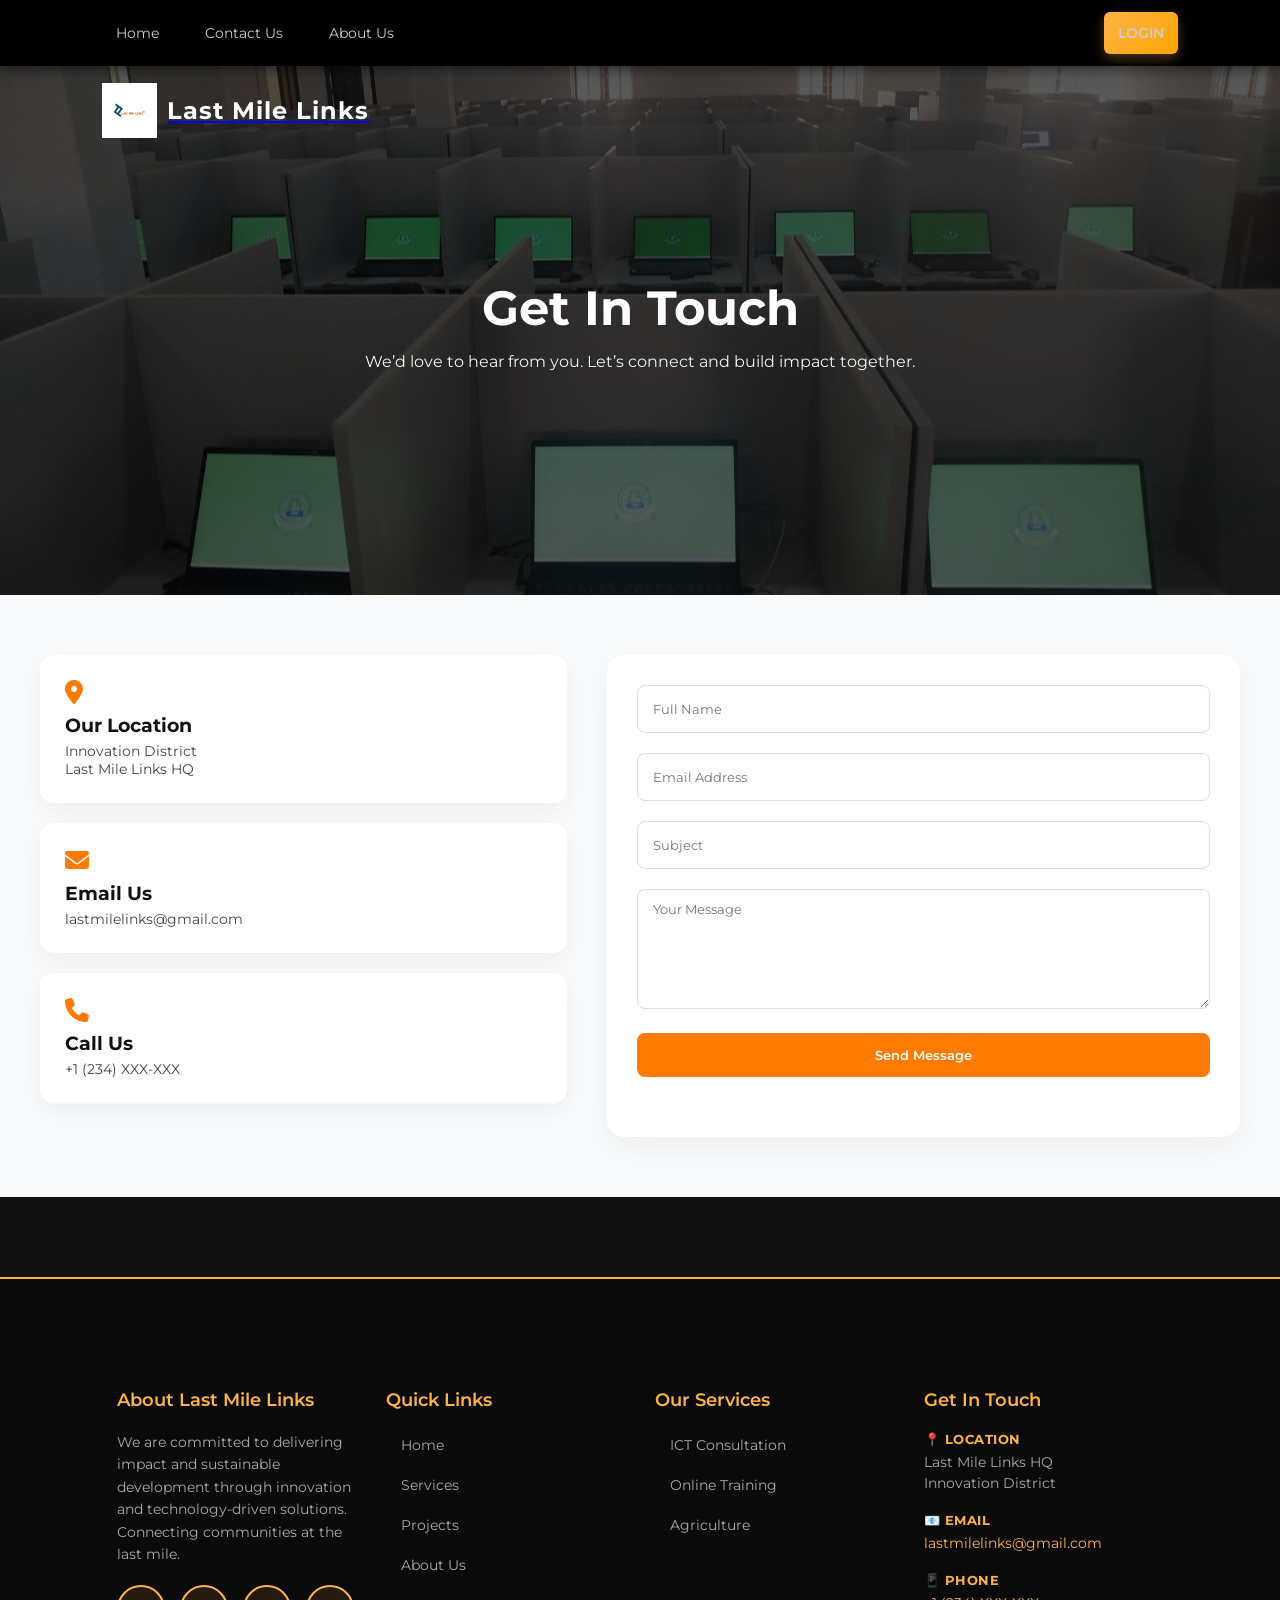
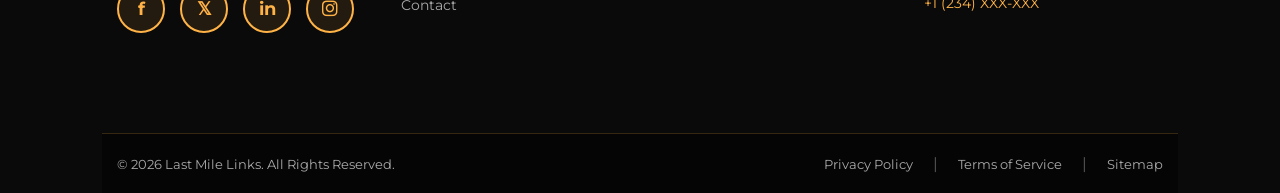
<file: contact.html>
<!DOCTYPE html>
<html lang="en">
<head>
<meta charset="UTF-8">
<meta name="viewport" content="width=device-width, initial-scale=1.0">
<title>Contact Us | Last Mile Links</title>

<link href="https://fonts.googleapis.com/css2?family=Montserrat:wght@300;400;600;700&display=swap" rel="stylesheet">
<link rel="stylesheet" href="https://cdnjs.cloudflare.com/ajax/libs/font-awesome/6.4.0/css/all.min.css">
<link rel="stylesheet" href="style.css">

<style>
/* ================= CONTACT HERO ================= */
.lml-contact-hero {
  position: relative;
  height: 60vh;
  min-height: 420px;
  display: flex;
  flex-direction: column;
  justify-content: center;
  align-items: center;
  text-align: center;
  padding: 0 15px;
  color: white;
  overflow: hidden;
  background: url("images/WhatsApp Image 2026-02-20 at 6.19.49 AM.jpeg") center center / cover no-repeat;
}

.lml-contact-hero::before {
  content: "";
  position: absolute;
  inset: 0;
  background: rgba(0,0,0,0.65);
  z-index: 1;
}

.lml-contact-hero h1,
.lml-contact-hero p {
  position: relative;
  z-index: 2;
  margin: 0;
}

.lml-contact-hero h1 {
  font-size: 3rem;
  font-weight: 700;
  margin-bottom: 15px;
}

.lml-contact-hero p {
  font-size: 1rem;
  max-width: 90%;
  opacity: 0.95;
}

/* ================= CONTACT SECTION ================= */
.lml-contact-section {
  padding: 60px 15px;
  background: #f9fafc;
}

.lml-contact-container {
  max-width: 1200px;
  margin: auto;
  display: grid;
  grid-template-columns: 1fr 1.2fr;
  gap: 40px;
}

.lml-contact-info {
  display: flex;
  flex-direction: column;
  gap: 20px;
}

.lml-contact-card {
  background: white;
  padding: 25px;
  border-radius: 14px;
  box-shadow: 0 8px 25px rgba(0,0,0,.05);
  transition: .3s ease;
}

.lml-contact-card:hover {
  transform: translateY(-6px);
}

.lml-contact-card i {
  font-size: 24px;
  color: #ff7a00;
  margin-bottom: 10px;
}

.lml-contact-card h3 {
  margin-bottom: 5px;
  color: #111;
}

.lml-contact-card p {
  color: #444;
  font-size: 14px;
}

.lml-contact-form-wrapper {
  background: white;
  padding: 30px;
  border-radius: 18px;
  box-shadow: 0 10px 30px rgba(0,0,0,.05);
}

.lml-contact-form {
  display: flex;
  flex-direction: column;
  gap: 20px;
}

.lml-form-group {
  position: relative;
}

.lml-form-group input,
.lml-form-group textarea {
  width: 100%;
  padding: 14px 12px;
  border: 1px solid #ddd;
  border-radius: 8px;
  font-family: Montserrat;
  font-size: 14px;
  outline: none;
  transition: .3s;
}

.lml-form-group input:focus,
.lml-form-group textarea:focus {
  border-color: #ff7a00;
}

.lml-form-group label {
  position: absolute;
  top: 50%;
  left: 12px;
  transform: translateY(-50%);
  font-size: 13px;
  color: #777;
  pointer-events: none;
  transition: .3s ease;
  background: white;
  padding: 0 4px;
}

.lml-form-group textarea + label {
  top: 20px;
}

.lml-form-group input:focus + label,
.lml-form-group input:not(:placeholder-shown) + label,
.lml-form-group textarea:focus + label,
.lml-form-group textarea:not(:placeholder-shown) + label {
  top: -8px;
  font-size: 11px;
  color: #ff7a00;
}

.lml-submit-btn {
  background: #ff7a00;
  color: white;
  border: none;
  padding: 14px;
  border-radius: 8px;
  font-weight: 600;
  cursor: pointer;
  transition: .3s ease;
}

.lml-submit-btn:hover {
  background: #e56d00;
  transform: translateY(-2px);
}

.lml-success-message {
  color: green;
  font-size: 14px;
  margin-top: 10px;
}

/* ================= RESPONSIVE ================= */
@media (max-width: 992px) {
  .lml-contact-container {
    grid-template-columns: 1fr;
  }

  .lml-contact-hero {
    height: 50vh;
  }

  .lml-contact-hero h1 {
    font-size: 2.5rem;
  }

  .lml-contact-hero p {
    font-size: 0.95rem;
  }
}

@media (max-width: 768px) {
  .lml-contact-section {
    padding: 50px 10px;
  }

  .lml-contact-form-wrapper {
    padding: 25px;
  }

  .lml-contact-card {
    padding: 20px;
  }
}

@media (max-width: 480px) {
  .lml-contact-hero {
    height: 40vh;
  }

  .lml-contact-hero h1 {
    font-size: 2rem;
  }

  .lml-contact-hero p {
    font-size: 0.9rem;
  }

  .lml-contact-section {
    padding: 40px 10px;
  }

  .lml-contact-container {
    gap: 25px;
  }

  .lml-contact-form-wrapper {
    padding: 20px;
  }

  .lml-contact-card {
    padding: 15px;
  }
}

/* ================= FOOTER RESPONSIVE ================= */
.footer-container {
  display: grid;
  grid-template-columns: repeat(4, 1fr);
  gap: 30px;
  padding: 50px 15px;
}

.footer-bottom {
  text-align: center;
  padding: 20px 15px;
}

@media (max-width: 768px) {
  .footer-container {
    grid-template-columns: repeat(2, 1fr);
    gap: 20px;
  }
}

@media (max-width: 480px) {
  .footer-container {
    grid-template-columns: 1fr;
    gap: 15px;
  }
}
</style>
</head>
<body>

<!-- ================= TOP BAR ================= -->
<div class="top-bar">
    <ul>
        <li><a href="index.html">Home</a></li>
        <li><a href="contact.html">Contact Us</a></li>
        <li><a href="index.html#about-us">About Us</a></li>
    </ul>
    <a href="#" class="login-btn">LOGIN</a>
</div>

<!-- ================= NAVBAR ================= -->
<div class="navbar">
    <a href="index.html" class="logo">
        <img src="images/IMG-20260220-WA0011.jpg" alt="Last Mile Links logo">
        <span class="text">Last Mile Links</span>
    </a>
</div>

<!-- ================= CONTACT HERO ================= -->
<section class="lml-contact-hero">
    <h1>Get In Touch</h1>
    <p>We’d love to hear from you. Let’s connect and build impact together.</p>
</section>

<!-- ================= CONTACT SECTION ================= -->
<section class="lml-contact-section">
    <div class="lml-contact-container">
        <div class="lml-contact-info">
            <div class="lml-contact-card">
                <i class="fas fa-map-marker-alt"></i>
                <h3>Our Location</h3>
                <p>Innovation District<br>Last Mile Links HQ</p>
            </div>
            <div class="lml-contact-card">
                <i class="fas fa-envelope"></i>
                <h3>Email Us</h3>
                <p>lastmilelinks@gmail.com</p>
            </div>
            <div class="lml-contact-card">
                <i class="fas fa-phone"></i>
                <h3>Call Us</h3>
                <p>+1 (234) XXX-XXX</p>
            </div>
        </div>
        <div class="lml-contact-form-wrapper">
            <form id="lmlContactForm" class="lml-contact-form">
                <div class="lml-form-group">
                    <input type="text" id="name" required placeholder=" ">
                    <label>Full Name</label>
                </div>
                <div class="lml-form-group">
                    <input type="email" id="email" required placeholder=" ">
                    <label>Email Address</label>
                </div>
                <div class="lml-form-group">
                    <input type="text" id="subject" required placeholder=" ">
                    <label>Subject</label>
                </div>
                <div class="lml-form-group">
                    <textarea id="message" rows="5" required placeholder=" "></textarea>
                    <label>Your Message</label>
                </div>
                <button type="submit" class="lml-submit-btn">Send Message</button>
                <p id="lmlFormSuccess" class="lml-success-message"></p>
            </form>
        </div>
    </div>
</section>

<!-- ================= FOOTER ================= -->
<footer class="footer">
    <div class="footer-container">
        <div class="footer-column">
            <h3>About Last Mile Links</h3>
            <p>We are committed to delivering impact and sustainable development through innovation and technology-driven solutions. Connecting communities at the last mile.</p>
            <div class="social-links">
                <a href="https://www.facebook.com/lastmilelinks" title="Facebook" class="social-icon" target="_blank" rel="noopener noreferrer">f</a>
                <a href="#" title="Twitter" class="social-icon" target="_blank" rel="noopener noreferrer">𝕏</a>
                <a href="#" title="LinkedIn" class="social-icon" target="_blank" rel="noopener noreferrer">in</a>
                <a href="#" title="Instagram" class="social-icon" target="_blank" rel="noopener noreferrer"><i class="fab fa-instagram"></i></a>
            </div>
        </div>
        <div class="footer-column">
            <h3>Quick Links</h3>
            <ul class="footer-links">
                <li><a href="#home">Home</a></li>
                <li><a href="#services">Services</a></li>
                <li><a href="#projects">Projects</a></li>
                <li><a href="#about">About Us</a></li>
                <li><a href="#contact">Contact</a></li>
            </ul>
        </div>
        <div class="footer-column">
            <h3>Our Services</h3>
            <ul class="footer-links">
                <li><a href="ICT_Landing_page.html">ICT Consultation</a></li>
                <li><a href="academy_landing_page.html">Online Training</a></li>
                <li><a href="agriculture_landing_page.html">Agriculture</a></li>
            </ul>
        </div>
        <div class="footer-column">
            <h3>Get In Touch</h3>
            <div class="contact-info">
                <div class="contact-item">
                    <strong>📍 Location</strong>
                    <p>Last Mile Links HQ<br>Innovation District</p>
                </div>
                <div class="contact-item">
                    <strong>📧 Email</strong>
                    <p><a href="mailto:lastmilelinks@gmail.com">lastmilelinks@gmail.com</a></p>
                </div>
                <div class="contact-item">
                    <strong>📱 Phone</strong>
                    <p><a href="tel:+1234567890">+1 (234) XXX-XXX</a></p>
                </div>
            </div>
        </div>
    </div>
    <div class="footer-bottom">
        <p>&copy; 2026 Last Mile Links. All Rights Reserved.</p>
        <div class="footer-bottom-links">
            <a href="#">Privacy Policy</a>
            <span>|</span>
            <a href="#">Terms of Service</a>
            <span>|</span>
            <a href="#">Sitemap</a>
        </div>
    </div>
</footer>

<script>
document.addEventListener("DOMContentLoaded", function() {
  const form = document.getElementById("lmlContactForm");
  const successMessage = document.getElementById("lmlFormSuccess");
  if (!form) return;

  function isValidEmail(email) {
    const re = /^[^\s@]+@[^\s@]+\.[^\s@]+$/;
    return re.test(email);
  }

  form.addEventListener("submit", function(e) {
    e.preventDefault();

    const name = document.getElementById("name").value.trim();
    const email = document.getElementById("email").value.trim();
    const subject = document.getElementById("subject").value.trim();
    const message = document.getElementById("message").value.trim();
    successMessage.textContent = "";

    if (!name || !email || !subject || !message) {
      successMessage.style.color = "red";
      successMessage.textContent = "Please fill in all fields.";
      return;
    }

    if (!isValidEmail(email)) {
      successMessage.style.color = "red";
      successMessage.textContent = "Please enter a valid email address.";
      return;
    }

    successMessage.style.color = "green";
    successMessage.textContent = "Message sent successfully! We'll get back to you soon.";
    form.reset();
  });
});
</script>

</body>
</html>
</file>
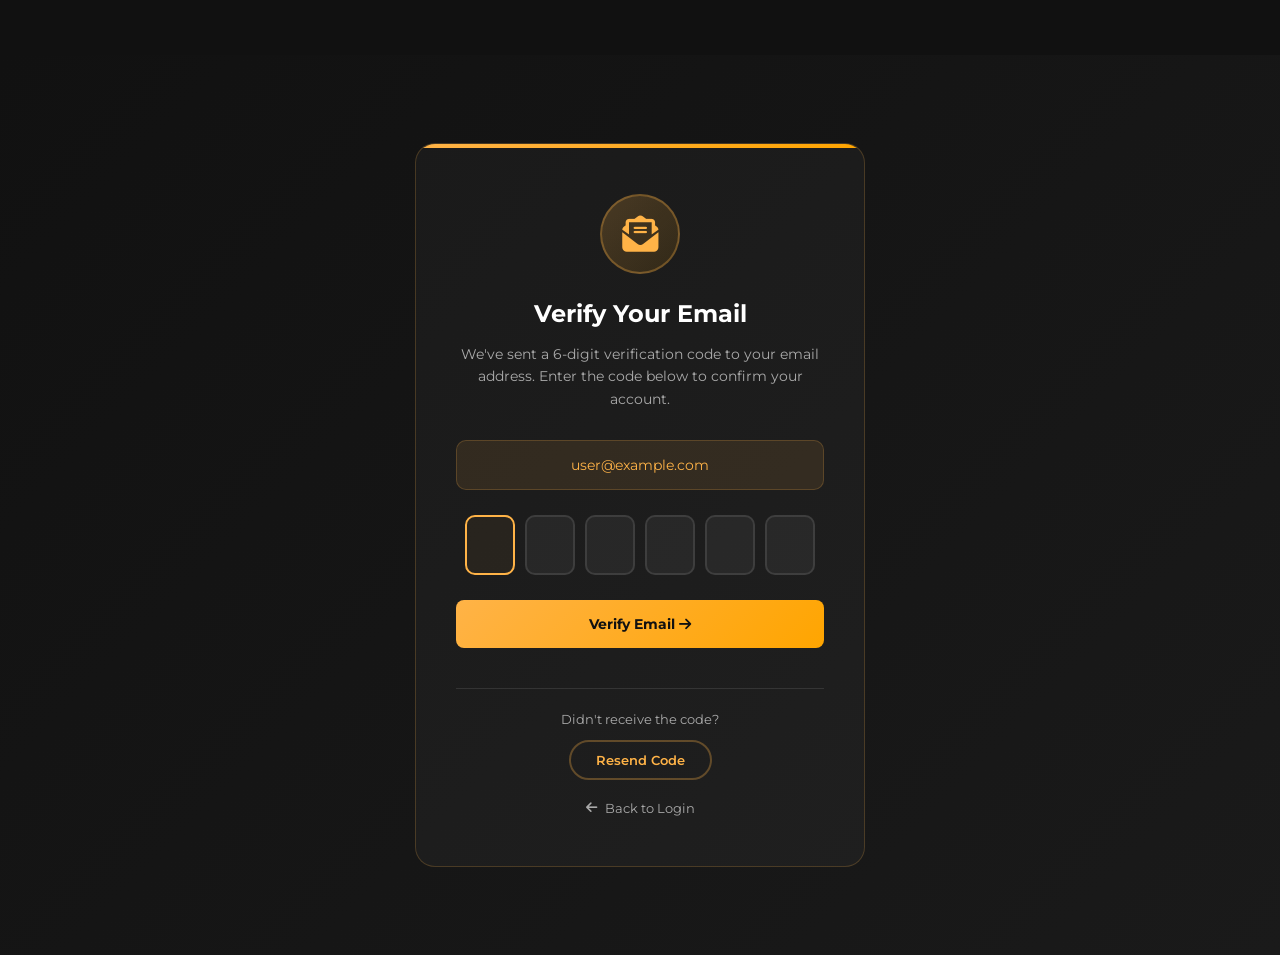
<file: email-verification.html>
<!DOCTYPE html>
<html lang="en">
<head>
<meta charset="UTF-8">
<meta name="viewport" content="width=device-width, initial-scale=1.0">
<title>Last Mile Links | Verify Email</title>
<link href="https://fonts.googleapis.com/css2?family=Montserrat:wght@300;400;600;700&display=swap" rel="stylesheet">
<link rel="stylesheet" href="https://cdnjs.cloudflare.com/ajax/libs/font-awesome/6.4.0/css/all.min.css">
<link rel="shortcut icon" href="images/IMG-20260220-WA0012.jpg" type="image/x-icon">
<link rel="stylesheet" href="style.css">
<style>
    .verify-container {
        min-height: 100vh;
        display: flex;
        align-items: center;
        justify-content: center;
        padding: 20px;
        background: linear-gradient(135deg, #111 0%, #1a1a1a 100%);
    }
    
    .verify-card {
        background: rgba(255, 255, 255, 0.03);
        border: 1px solid rgba(255, 179, 71, 0.2);
        border-radius: 20px;
        padding: 50px 40px;
        max-width: 450px;
        width: 100%;
        text-align: center;
        position: relative;
        overflow: hidden;
    }
    
    .verify-card::before {
        content: '';
        position: absolute;
        top: 0;
        left: 0;
        right: 0;
        height: 4px;
        background: linear-gradient(90deg, #ffb347, #ffa500);
    }
    
    .verify-icon {
        width: 80px;
        height: 80px;
        background: linear-gradient(135deg, rgba(255, 179, 71, 0.2) 0%, rgba(255, 165, 0, 0.1) 100%);
        border-radius: 50%;
        display: flex;
        align-items: center;
        justify-content: center;
        margin: 0 auto 25px;
        font-size: 36px;
        color: #ffb347;
        border: 2px solid rgba(255, 179, 71, 0.3);
        animation: pulse 2s ease-in-out infinite;
    }
    
    @keyframes pulse {
        0%, 100% { transform: scale(1); box-shadow: 0 0 0 0 rgba(255, 179, 71, 0.4); }
        50% { transform: scale(1.05); box-shadow: 0 0 20px 10px rgba(255, 179, 71, 0.1); }
    }
    
    .verify-card h1 {
        font-size: 24px;
        margin-bottom: 15px;
        color: #fff;
    }
    
    .verify-card p {
        color: #aaa;
        font-size: 14px;
        line-height: 1.6;
        margin-bottom: 30px;
    }
    
    .email-display {
        background: rgba(255, 179, 71, 0.1);
        border: 1px solid rgba(255, 179, 71, 0.2);
        border-radius: 10px;
        padding: 15px;
        margin-bottom: 25px;
        font-size: 14px;
        color: #ffb347;
        word-break: break-all;
    }
    
    .code-inputs {
        display: flex;
        gap: 10px;
        justify-content: center;
        margin-bottom: 25px;
    }
    
    .code-input {
        width: 50px;
        height: 60px;
        background: rgba(255, 255, 255, 0.05);
        border: 2px solid rgba(255, 255, 255, 0.1);
        border-radius: 10px;
        color: #fff;
        font-size: 24px;
        font-weight: 700;
        text-align: center;
        transition: all 0.3s ease;
    }
    
    .code-input:focus {
        outline: none;
        border-color: #ffb347;
        background: rgba(255, 179, 71, 0.05);
    }
    
    .btn-verify {
        width: 100%;
        padding: 15px;
        background: linear-gradient(135deg, #ffb347 0%, #ffa500 100%);
        color: #111;
        border: none;
        border-radius: 8px;
        font-family: 'Montserrat', sans-serif;
        font-size: 14px;
        font-weight: 700;
        cursor: pointer;
        transition: all 0.3s ease;
        margin-bottom: 20px;
    }
    
    .btn-verify:hover {
        transform: translateY(-2px);
        box-shadow: 0 10px 25px rgba(255, 179, 71, 0.3);
    }
    
    .btn-verify:disabled {
        background: #444;
        color: #888;
        cursor: not-allowed;
        transform: none;
        box-shadow: none;
    }
    
    .resend-section {
        margin-top: 20px;
        padding-top: 20px;
        border-top: 1px solid rgba(255, 255, 255, 0.1);
    }
    
    .resend-section p {
        margin-bottom: 10px;
        font-size: 13px;
    }
    
    .btn-resend {
        background: transparent;
        border: 2px solid rgba(255, 179, 71, 0.3);
        color: #ffb347;
        padding: 10px 25px;
        border-radius: 30px;
        font-family: 'Montserrat', sans-serif;
        font-size: 13px;
        font-weight: 600;
        cursor: pointer;
        transition: all 0.3s ease;
    }
    
    .btn-resend:hover {
        background: rgba(255, 179, 71, 0.1);
        border-color: #ffb347;
    }
    
    .btn-resend:disabled {
        color: #666;
        border-color: #444;
        cursor: not-allowed;
    }
    
    .countdown {
        color: #ffb347;
        font-weight: 600;
    }
    
    .back-link {
        display: inline-flex;
        align-items: center;
        gap: 8px;
        color: #aaa;
        text-decoration: none;
        font-size: 13px;
        margin-top: 20px;
        transition: color 0.3s ease;
    }
    
    .back-link:hover {
        color: #ffb347;
    }
    
    /* Success state */
    .verify-card.success .verify-icon {
        background: linear-gradient(135deg, #27ae60 0%, #229954 100%);
        border-color: #27ae60;
        color: #fff;
        animation: none;
    }
    
    .verify-card.success::before {
        background: linear-gradient(90deg, #27ae60, #229954);
    }
    
    /* Error shake animation */
    @keyframes shake {
        0%, 100% { transform: translateX(0); }
        25% { transform: translateX(-10px); }
        75% { transform: translateX(10px); }
    }
    
    .code-input.error {
        border-color: #e74c3c;
        animation: shake 0.4s ease;
    }
    
    @media (max-width: 480px) {
        .verify-card {
            padding: 35px 25px;
        }
        
        .code-input {
            width: 45px;
            height: 55px;
            font-size: 20px;
        }
    }
</style>
</head>
<body>

<div class="verify-container">
    <div class="verify-card" id="verifyCard">
        <div class="verify-icon">
            <i class="fas fa-envelope-open-text"></i>
        </div>
        
        <h1>Verify Your Email</h1>
        <p>We've sent a 6-digit verification code to your email address. Enter the code below to confirm your account.</p>
        
        <div class="email-display" id="userEmail">user@example.com</div>
        
        <form id="verifyForm">
            <div class="code-inputs">
                <input type="text" class="code-input" maxlength="1" pattern="[0-9]" required>
                <input type="text" class="code-input" maxlength="1" pattern="[0-9]" required>
                <input type="text" class="code-input" maxlength="1" pattern="[0-9]" required>
                <input type="text" class="code-input" maxlength="1" pattern="[0-9]" required>
                <input type="text" class="code-input" maxlength="1" pattern="[0-9]" required>
                <input type="text" class="code-input" maxlength="1" pattern="[0-9]" required>
            </div>
            
            <button type="submit" class="btn-verify" id="verifyBtn">
                Verify Email <i class="fas fa-arrow-right"></i>
            </button>
        </form>
        
        <div class="resend-section">
            <p>Didn't receive the code?</p>
            <button class="btn-resend" id="resendBtn" onclick="resendCode()">
                Resend Code <span id="countdown"></span>
            </button>
        </div>
        
        <a href="Login.html" class="back-link">
            <i class="fas fa-arrow-left"></i> Back to Login
        </a>
    </div>
</div>

<script>
    // Get email from URL parameter or localStorage
    const urlParams = new URLSearchParams(window.location.search);
    const email = urlParams.get('email') || localStorage.getItem('pendingEmail') || 'user@example.com';
    document.getElementById('userEmail').textContent = email;
    
    // Auto-focus and auto-advance inputs
    const inputs = document.querySelectorAll('.code-input');
    
    inputs.forEach((input, index) => {
        // Only allow numbers
        input.addEventListener('input', (e) => {
            e.target.value = e.target.value.replace(/[^0-9]/g, '');
            
            if (e.target.value && index < inputs.length - 1) {
                inputs[index + 1].focus();
            }
            
            checkComplete();
        });
        
        // Handle backspace
        input.addEventListener('keydown', (e) => {
            if (e.key === 'Backspace' && !e.target.value && index > 0) {
                inputs[index - 1].focus();
            }
        });
        
        // Paste handling
        input.addEventListener('paste', (e) => {
            e.preventDefault();
            const pasteData = e.clipboardData.getData('text').replace(/[^0-9]/g, '').slice(0, 6);
            
            pasteData.split('').forEach((char, i) => {
                if (inputs[i]) inputs[i].value = char;
            });
            
            if (inputs[pasteData.length - 1]) {
                inputs[pasteData.length - 1].focus();
            }
            
            checkComplete();
        });
    });
    
    function checkComplete() {
        const code = Array.from(inputs).map(i => i.value).join('');
        document.getElementById('verifyBtn').disabled = code.length !== 6;
    }
    
    // Form submission
    document.getElementById('verifyForm').addEventListener('submit', (e) => {
        e.preventDefault();
        
        const code = Array.from(inputs).map(i => i.value).join('');
        const btn = document.getElementById('verifyBtn');
        
        btn.disabled = true;
        btn.innerHTML = '<i class="fas fa-spinner fa-spin"></i> Verifying...';
        
        // Simulate verification (replace with actual API call)
        setTimeout(() => {
            // Success simulation - replace with actual verification logic
            if (code === '123456') { // Demo code
                showSuccess();
            } else {
                showError();
                btn.disabled = false;
                btn.innerHTML = 'Verify Email <i class="fas fa-arrow-right"></i>';
            }
        }, 1500);
    });
    
    function showSuccess() {
        const card = document.getElementById('verifyCard');
        card.classList.add('success');
        
        card.innerHTML = `
            <div class="verify-icon">
                <i class="fas fa-check"></i>
            </div>
            <h1>Email Verified!</h1>
            <p>Your email has been successfully verified. You can now access your account.</p>
            <button class="btn-verify" onclick="window.location.href='Login.html'">
                Continue to Login <i class="fas fa-arrow-right"></i>
            </button>
        `;
    }
    
    function showError() {
        inputs.forEach(input => {
            input.classList.add('error');
            setTimeout(() => input.classList.remove('error'), 500);
        });
        
        // Shake animation on button
        const btn = document.getElementById('verifyBtn');
        btn.style.animation = 'shake 0.4s ease';
        setTimeout(() => btn.style.animation = '', 400);
    }
    
    // Resend code with countdown
    let countdownTimer;
    let timeLeft = 60;
    
    function resendCode() {
        const btn = document.getElementById('resendBtn');
        const countdownSpan = document.getElementById('countdown');
        
        btn.disabled = true;
        
        // Simulate resend
        console.log('Resending code to:', email);
        
        countdownTimer = setInterval(() => {
            timeLeft--;
            countdownSpan.textContent = `(${timeLeft}s)`;
            
            if (timeLeft <= 0) {
                clearInterval(countdownTimer);
                btn.disabled = false;
                countdownSpan.textContent = '';
                timeLeft = 60;
            }
        }, 1000);
    }
    
    // Focus first input on load
    inputs[0].focus();
</script>

</body>
</html>
</file>
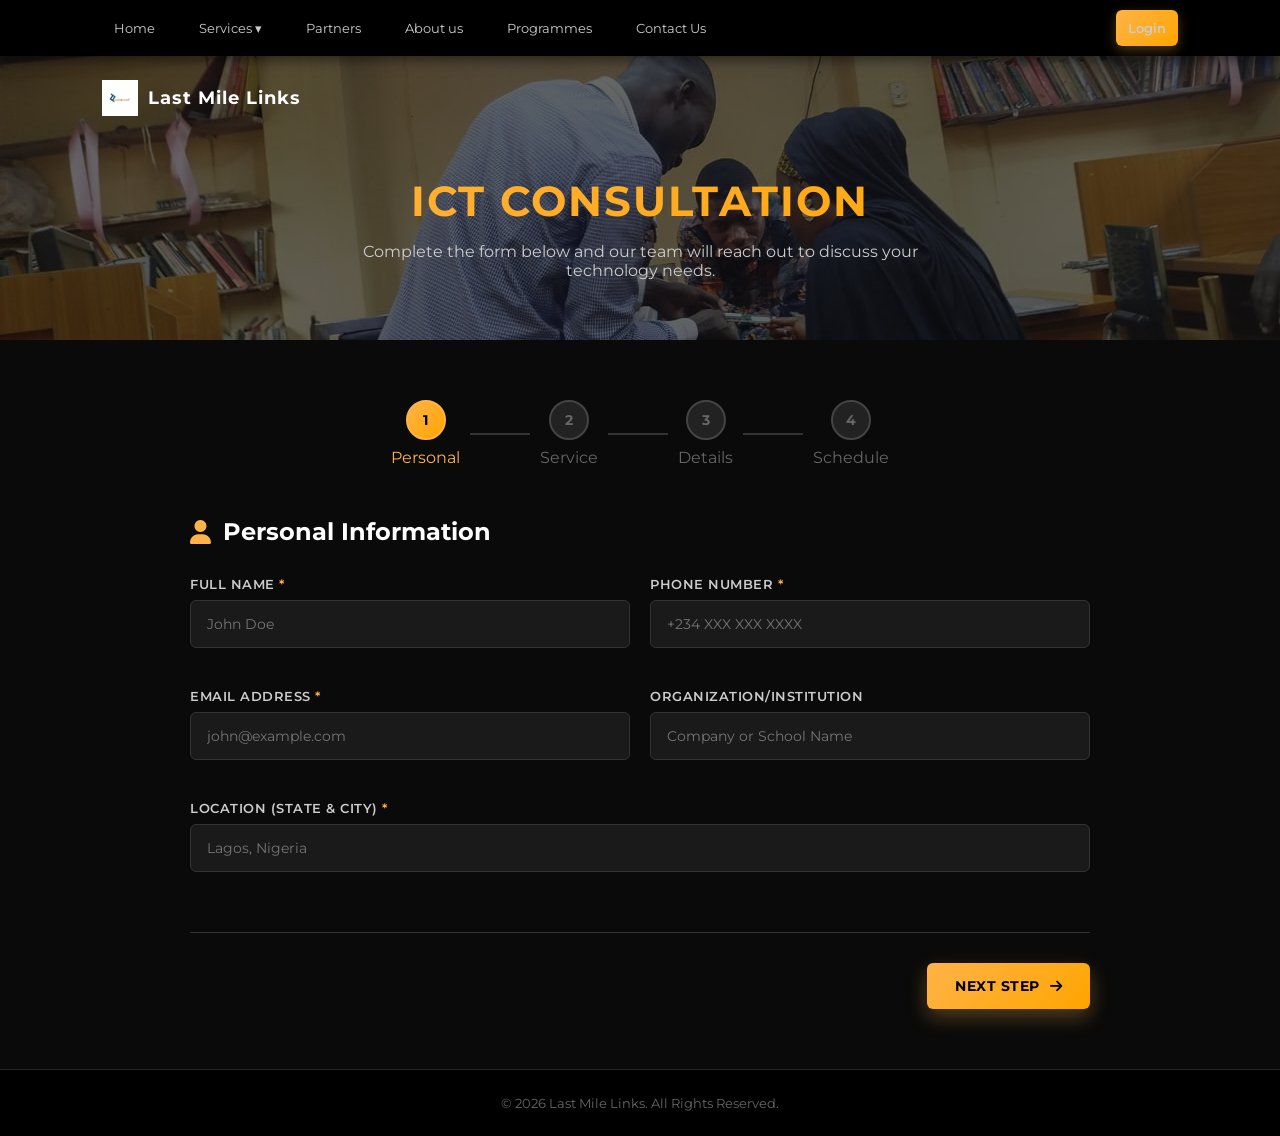
<file: ICT-form.html>
<!DOCTYPE html>
<html lang="en">
<head>
<meta charset="UTF-8">
<meta name="viewport" content="width=device-width, initial-scale=1.0">
<title>Last Mile Links | ICT Consultation</title>
<link href="https://fonts.googleapis.com/css2?family=Montserrat:wght@300;400;600;700&display=swap" rel="stylesheet">
<link rel="stylesheet" href="https://cdnjs.cloudflare.com/ajax/libs/font-awesome/6.4.0/css/all.min.css">
<link rel="shortcut icon" href="images/IMG-20260220-WA0012.jpg" type="image/x-icon">
<link rel="stylesheet" href="ICT-form.css">
<style>
    /* Dynamic hero slides */
    .form-hero {
        position: relative;
        overflow: hidden;
    }
    
    .hero-slides {
        position: absolute;
        top: 0;
        left: 0;
        width: 100%;
        height: 100%;
        z-index: 0;
    }
    
    .hero-slide {
        position: absolute;
        top: 0;
        left: 0;
        width: 100%;
        height: 100%;
        background-size: cover;
        background-position: center;
        opacity: 0;
        transition: opacity 1.5s ease-in-out;
    }
    
    .hero-slide.active {
        opacity: 1;
    }
    
    .hero-slide::after {
        content: '';
        position: absolute;
        top: 0;
        left: 0;
        right: 0;
        bottom: 0;
        background: rgba(0,0,0,0.6);
    }
    
    .form-hero-content {
        position: relative;
        z-index: 2;
    }
</style>
</head>
<body>

<!-- ================= TOP BAR ================= -->
<div class="top-bar">
    <ul>
        <li><a href="index.html">Home</a></li>
        <li class="dropdown">
            <a href="#">Services ▾</a>
            <ul class="dropdown-menu">
                <li><a href="#">Agriculture</a></li>
                <li><a href="#">ICT Consultation</a></li>
                <li><a href="#">Academy</a></li>
            </ul>
        </li>
        <li><a href="index.html#pt">Partners</a></li>
        <li><a href="index.html#about-us">About us</a></li>
        <li><a href="index.html#lml-programs-section">Programmes</a></li>
        <li><a href="contact.html">Contact Us</a></li>
    </ul>
    <a href="Login.html" class="login-btn">Login</a>
</div>

<!-- ================= NAVBAR ================= -->
<div class="navbar">
    <a href="index.html" class="logo" aria-label="Last Mile Links">
        <img src="images/IMG-20260220-WA0011.jpg" alt="Last Mile Links logo">
        <span class="text">Last Mile Links</span>
    </a>
</div>

<!-- ================= FORM HERO ================= -->
<section class="form-hero">
    <div class="hero-slides">
        <div class="hero-slide active" style="background-image: url('images/WhatsApp Image 2026-02-20 at 6.20.44 AM.jpeg')"></div>
        <div class="hero-slide" style="background-image: url('images/WhatsApp Image 2026-02-20 at 6.19.47 AM.jpeg')"></div>
        <div class="hero-slide" style="background-image: url('images/WhatsApp Image 2026-02-20 at 6.20.46 AM.jpeg')"></div>
        <div class="hero-slide" style="background-image: url('images/WhatsApp Image 2026-02-20 at 6.19.50 AM.jpeg')"></div>
        <div class="hero-slide" style="background-image: url('images/WhatsApp Image 2026-02-20 at 6.20.45 AM (1).jpeg')"></div>
    </div>
    
    <div class="form-hero-content">
        <h1>ICT CONSULTATION</h1>
        <p>Complete the form below and our team will reach out to discuss your technology needs.</p>
    </div>
</section>

<!-- ================= MAIN FORM SECTION ================= -->
<section class="form-section">
    <div class="form-container">
        
        <!-- Progress Steps -->
        <div class="form-progress">
            <div class="progress-step active" data-step="1">
                <div class="step-number">1</div>
                <span>Personal</span>
            </div>
            <div class="progress-line"></div>
            <div class="progress-step" data-step="2">
                <div class="step-number">2</div>
                <span>Service</span>
            </div>
            <div class="progress-line"></div>
            <div class="progress-step" data-step="3">
                <div class="step-number">3</div>
                <span>Details</span>
            </div>
            <div class="progress-line"></div>
            <div class="progress-step" data-step="4">
                <div class="step-number">4</div>
                <span>Schedule</span>
            </div>
        </div>

        <!-- Form -->
        <form id="consultationForm" class="consultation-form" novalidate>
            
            <!-- Step 1: Personal Information -->
            <div class="form-step active" data-step="1">
                <h2><i class="fas fa-user"></i> Personal Information</h2>
                
                <div class="form-grid">
                    <div class="form-group">
                        <label for="fullName">Full Name <span class="required">*</span></label>
                        <input type="text" id="fullName" name="fullName" placeholder="John Doe" required>
                        <span class="error-message">Please enter your full name</span>
                    </div>

                    <div class="form-group">
                        <label for="phone">Phone Number <span class="required">*</span></label>
                        <input type="tel" id="phone" name="phone" placeholder="+234 XXX XXX XXXX" required>
                        <span class="error-message">Please enter a valid phone number</span>
                    </div>

                    <div class="form-group">
                        <label for="email">Email Address <span class="required">*</span></label>
                        <input type="email" id="email" name="email" placeholder="john@example.com" required>
                        <span class="error-message">Please enter a valid email address</span>
                    </div>

                    <div class="form-group">
                        <label for="organization">Organization/Institution</label>
                        <input type="text" id="organization" name="organization" placeholder="Company or School Name">
                    </div>

                    <div class="form-group full-width">
                        <label for="location">Location (State & City) <span class="required">*</span></label>
                        <input type="text" id="location" name="location" placeholder="Lagos, Nigeria" required>
                        <span class="error-message">Please enter your location</span>
                    </div>
                </div>

                <div class="form-actions">
                    <button type="button" class="btn-next" data-next="2">Next Step <i class="fas fa-arrow-right"></i></button>
                </div>
            </div>

            <!-- Step 2: Service Type -->
            <div class="form-step" data-step="2">
                <h2><i class="fas fa-laptop-code"></i> Select Service Type</h2>
                
                <div class="service-grid">
                    <label class="service-card">
                        <input type="radio" name="consultation" value="ict-lab-setup" required>
                        <div class="service-content">
                            <i class="fas fa-desktop"></i>
                            <h4>ICT Lab Setup</h4>
                            <p>Complete computer lab installation</p>
                        </div>
                    </label>

                    <label class="service-card">
                        <input type="radio" name="consultation" value="ict-lab-upgrade">
                        <div class="service-content">
                            <i class="fas fa-arrow-up"></i>
                            <h4>ICT Lab Upgrade</h4>
                            <p>Modernize existing facilities</p>
                        </div>
                    </label>

                    <label class="service-card">
                        <input type="radio" name="consultation" value="cbt-setup">
                        <div class="service-content">
                            <i class="fas fa-clipboard-check"></i>
                            <h4>CBT Center Setup</h4>
                            <p>Computer-based testing center</p>
                        </div>
                    </label>

                    <label class="service-card">
                        <input type="radio" name="consultation" value="cbt-upgrade">
                        <div class="service-content">
                            <i class="fas fa-tools"></i>
                            <h4>CBT Center Upgrade</h4>
                            <p>Enhance testing infrastructure</p>
                        </div>
                    </label>

                    <label class="service-card">
                        <input type="radio" name="consultation" value="networking">
                        <div class="service-content">
                            <i class="fas fa-network-wired"></i>
                            <h4>Networking & Internet</h4>
                            <p>LAN/WAN installation & setup</p>
                        </div>
                    </label>

                    <label class="service-card">
                        <input type="radio" name="consultation" value="server">
                        <div class="service-content">
                            <i class="fas fa-server"></i>
                            <h4>Server Installation</h4>
                            <p>Enterprise server configuration</p>
                        </div>
                    </label>

                    <label class="service-card">
                        <input type="radio" name="consultation" value="office-it">
                        <div class="service-content">
                            <i class="fas fa-building"></i>
                            <h4>Office IT Setup</h4>
                            <p>Complete office technology</p>
                        </div>
                    </label>

                    <label class="service-card">
                        <input type="radio" name="consultation" value="cctv">
                        <div class="service-content">
                            <i class="fas fa-video"></i>
                            <h4>CCTV Installation</h4>
                            <p>Security camera systems</p>
                        </div>
                    </label>

                    <label class="service-card full-width">
                        <input type="radio" name="consultation" value="general">
                        <div class="service-content">
                            <i class="fas fa-headset"></i>
                            <h4>General ICT Support</h4>
                            <p>Technical support & maintenance</p>
                        </div>
                    </label>
                </div>

                <div class="form-actions">
                    <button type="button" class="btn-prev" data-prev="1"><i class="fas fa-arrow-left"></i> Previous</button>
                    <button type="button" class="btn-next" data-next="3">Next Step <i class="fas fa-arrow-right"></i></button>
                </div>
            </div>

            <!-- Step 3: Project Details -->
            <div class="form-step" data-step="3">
                <h2><i class="fas fa-info-circle"></i> Project Details</h2>
                
                <div class="form-group full-width">
                    <label for="description">Briefly Describe Your ICT Needs <span class="required">*</span></label>
                    <textarea id="description" name="description" rows="4" placeholder="Tell us about your project requirements..." required></textarea>
                    <span class="error-message">Please describe your needs</span>
                </div>

                <div class="form-group">
                    <label>Do You Have Existing Equipment? <span class="required">*</span></label>
                    <div class="radio-group">
                        <label class="radio-label">
                            <input type="radio" name="equipment" value="yes" required>
                            <span>Yes, we have equipment</span>
                        </label>
                        <label class="radio-label">
                            <input type="radio" name="equipment" value="no">
                            <span>No, starting fresh</span>
                        </label>
                    </div>
                </div>

                <div class="form-group full-width conditional-field" id="equipmentList">
                    <label for="equipmentDetails">List Available Equipment</label>
                    <textarea id="equipmentDetails" name="equipmentDetails" rows="3" placeholder="e.g., 10 Dell computers, 1 HP printer..."></textarea>
                </div>

                <div class="form-group">
                    <label for="startDate">Expected Start Date <span class="required">*</span></label>
                    <input type="date" id="startDate" name="startDate" required>
                </div>

                <div class="form-group">
                    <label>Budget Range</label>
                    <div class="budget-options">
                        <label class="budget-card">
                            <input type="radio" name="budget" value="below-500k">
                            <span>Below ₦500K</span>
                        </label>
                        <label class="budget-card">
                            <input type="radio" name="budget" value="500k-1m">
                            <span>₦500K – ₦1M</span>
                        </label>
                        <label class="budget-card">
                            <input type="radio" name="budget" value="1m-5m">
                            <span>₦1M – ₦5M</span>
                        </label>
                        <label class="budget-card">
                            <input type="radio" name="budget" value="above-5m">
                            <span>₦5M+</span>
                        </label>
                        <label class="budget-card">
                            <input type="radio" name="budget" value="unsure">
                            <span>Not Sure</span>
                        </label>
                    </div>
                </div>

                <div class="form-actions">
                    <button type="button" class="btn-prev" data-prev="2"><i class="fas fa-arrow-left"></i> Previous</button>
                    <button type="button" class="btn-next" data-next="4">Next Step <i class="fas fa-arrow-right"></i></button>
                </div>
            </div>

            <!-- Step 4: Schedule & Submit -->
            <div class="form-step" data-step="4">
                <h2><i class="fas fa-calendar-check"></i> Schedule Consultation</h2>
                
                <div class="form-group">
                    <label>Preferred Consultation Method <span class="required">*</span></label>
                    <div class="method-options">
                        <label class="method-card">
                            <input type="radio" name="method" value="physical" required>
                            <i class="fas fa-handshake"></i>
                            <span>Physical Meeting</span>
                        </label>
                        <label class="method-card">
                            <input type="radio" name="method" value="virtual">
                            <i class="fas fa-video"></i>
                            <span>Virtual (Zoom/Meet)</span>
                        </label>
                        <label class="method-card">
                            <input type="radio" name="method" value="phone">
                            <i class="fas fa-phone"></i>
                            <span>Phone Call</span>
                        </label>
                    </div>
                </div>

                <div class="form-group">
                    <label for="preferredDate">Preferred Date & Time <span class="required">*</span></label>
                    <input type="datetime-local" id="preferredDate" name="preferredDate" required>
                </div>

                <div class="form-group full-width">
                    <label for="additional">Additional Information</label>
                    <textarea id="additional" name="additional" rows="3" placeholder="Any special requirements or notes..."></textarea>
                </div>

                <div class="form-group consent-box">
                    <label class="checkbox-label">
                        <input type="checkbox" id="consent" name="consent" required>
                        <span class="checkmark"></span>
                        <span class="consent-text">I agree to be contacted regarding my ICT consultation request. <span class="required">*</span></span>
                    </label>
                </div>

                <div class="form-actions">
                    <button type="button" class="btn-prev" data-prev="3"><i class="fas fa-arrow-left"></i> Previous</button>
                    <button type="submit" id="submitBtn" class="btn-submit" disabled>
                        <i class="fas fa-paper-plane"></i> Submit Request
                    </button>
                </div>
            </div>

        </form>
    </div>
</section>

<!-- ================= FOOTER ================= -->
<footer class="footer">
    <div class="footer-bottom">
        <p>&copy; 2026 Last Mile Links. All Rights Reserved.</p>
    </div>
</footer>

<script src="ICT-form.js"></script>
<script>
    // Hero image rotation - changes every 3 seconds
    let currentSlide = 0;
    const slides = document.querySelectorAll('.hero-slide');
    
    function rotateHero() {
        slides[currentSlide].classList.remove('active');
        currentSlide = (currentSlide + 1) % slides.length;
        slides[currentSlide].classList.add('active');
    }
    
    setInterval(rotateHero, 3000);
</script>
</body>
</html>
</file>
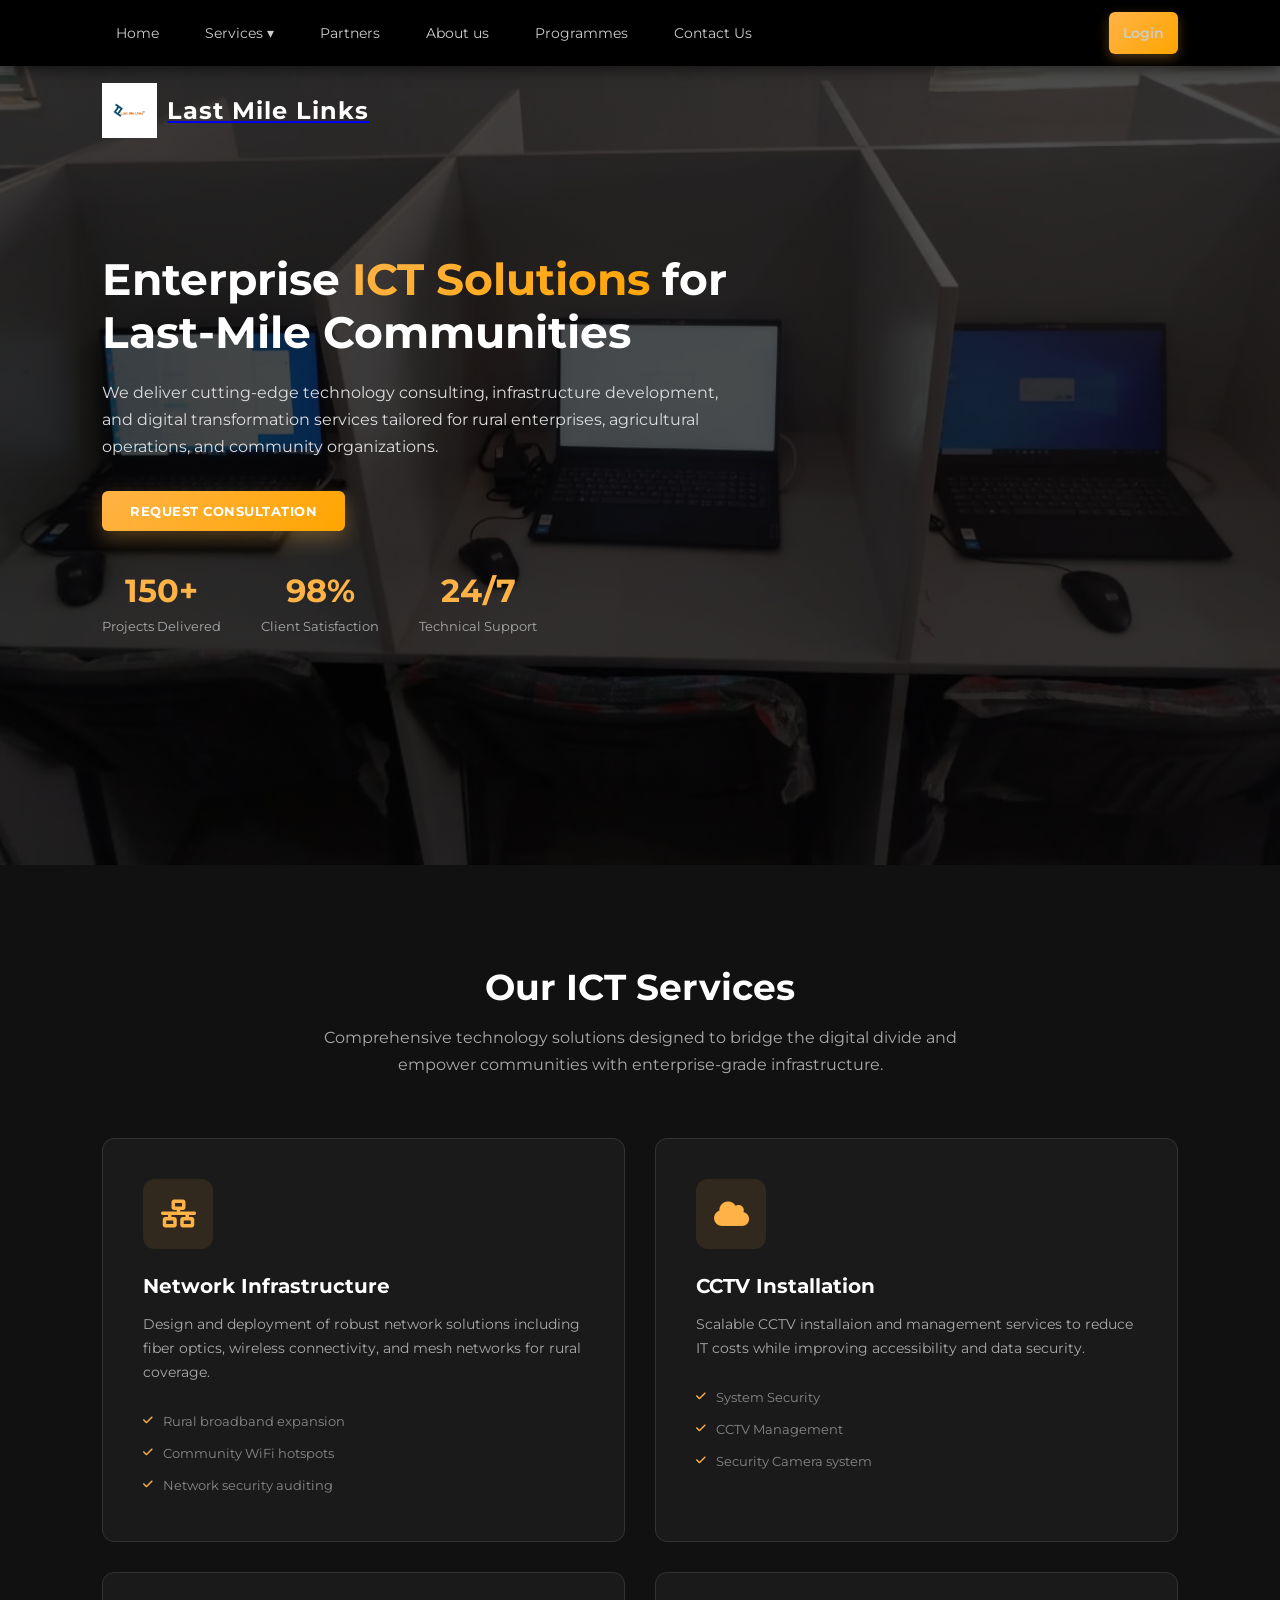
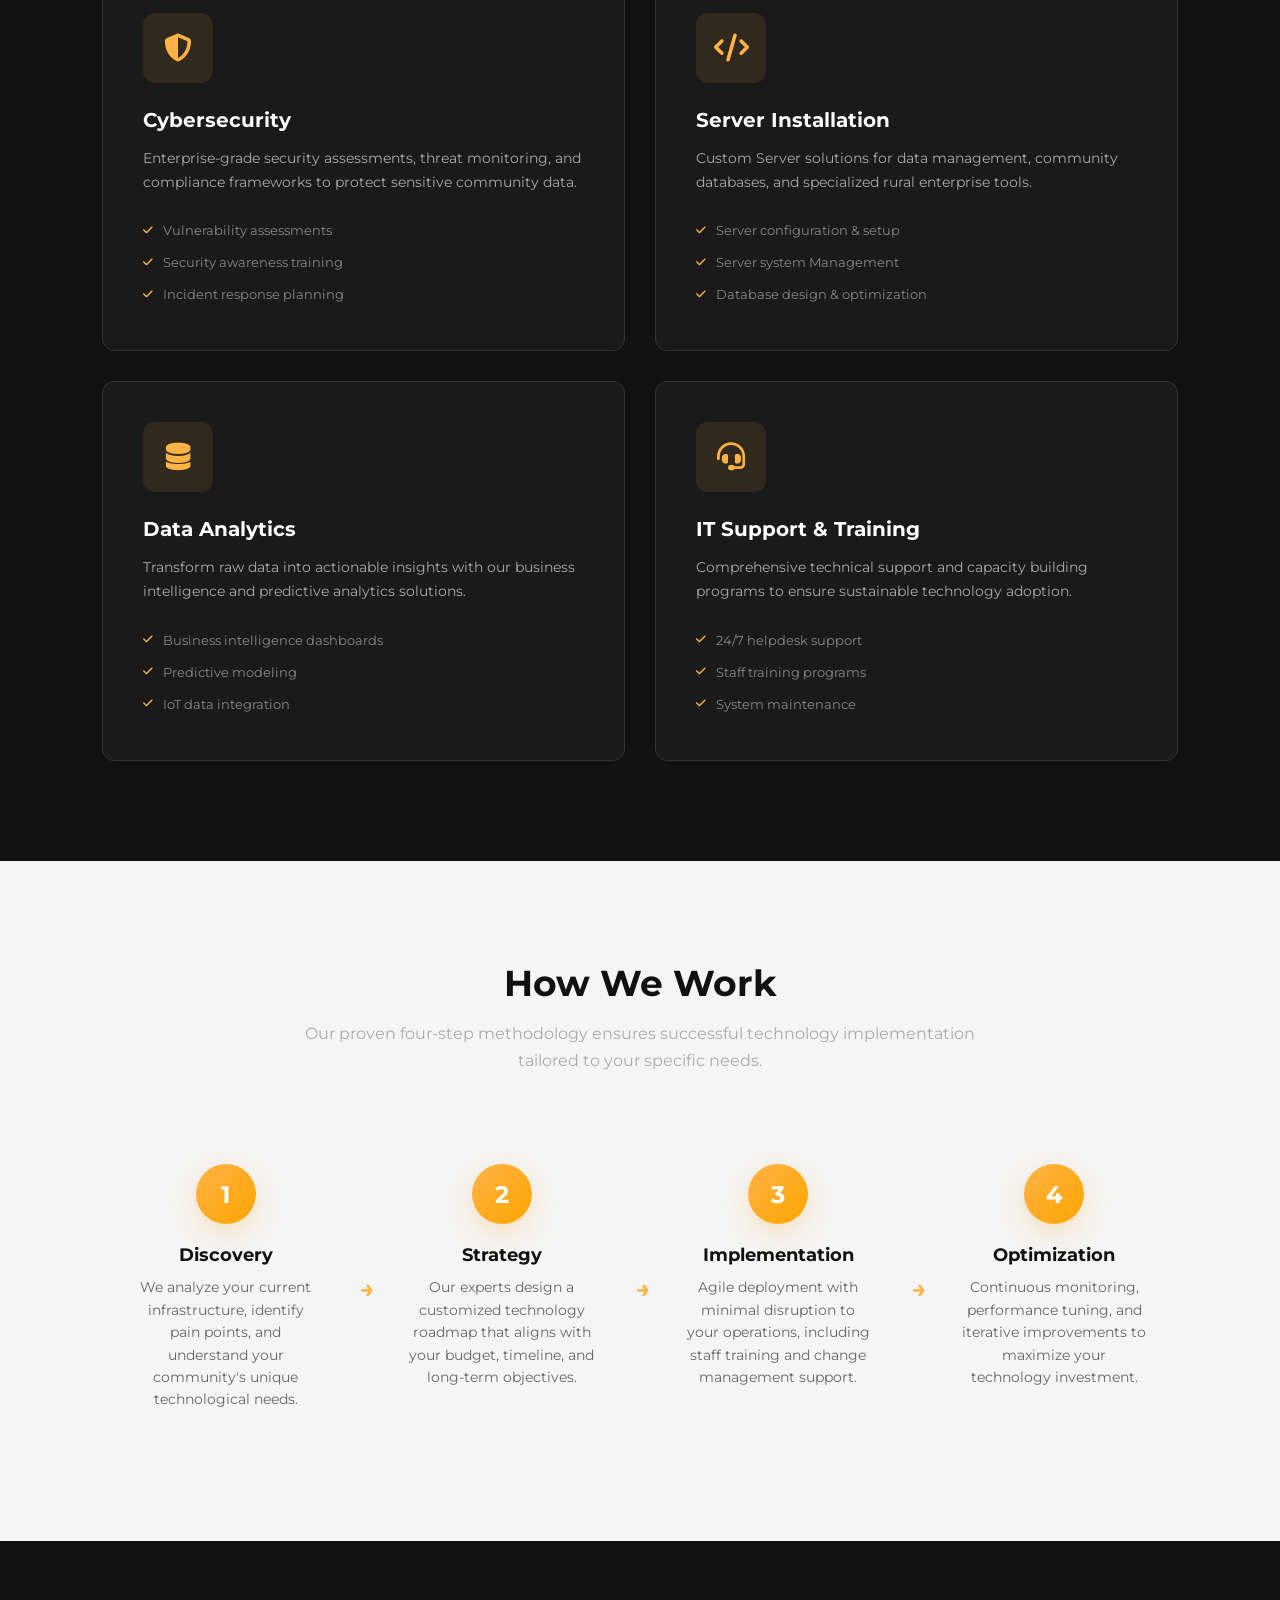
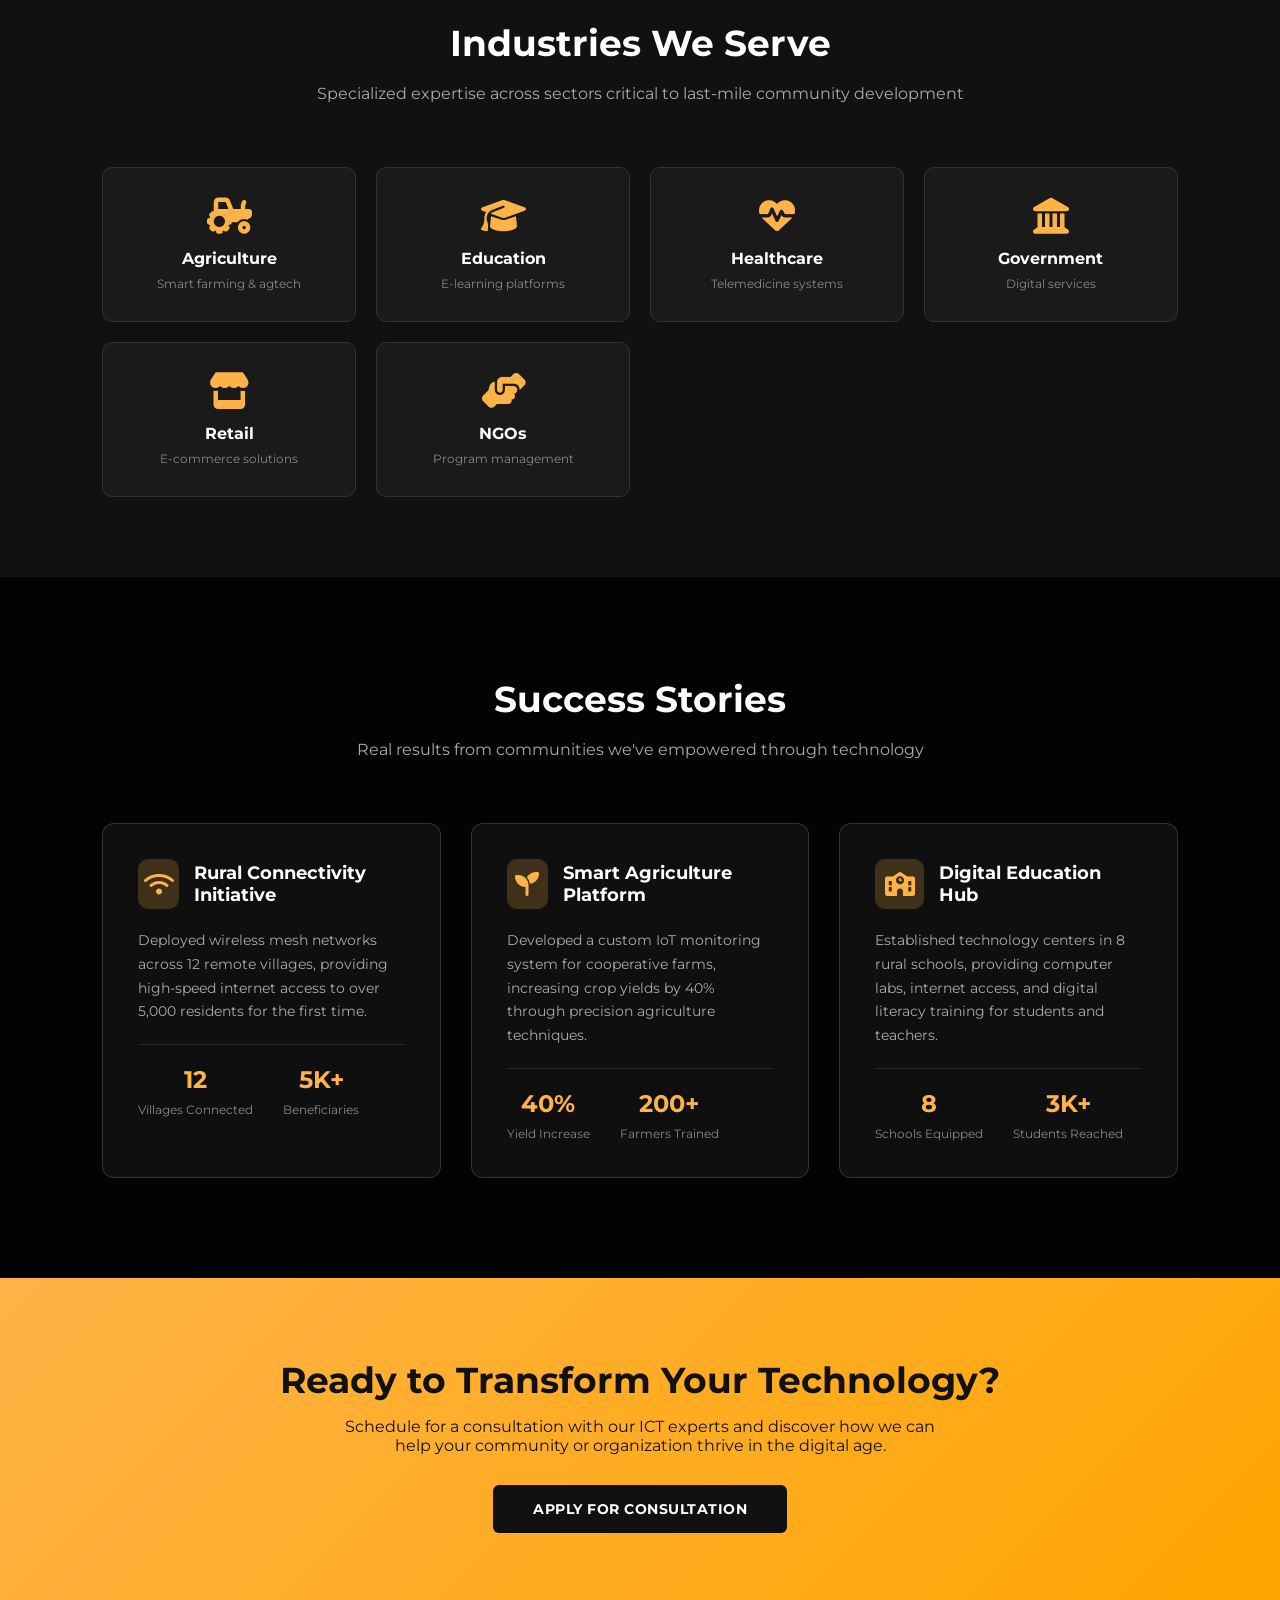
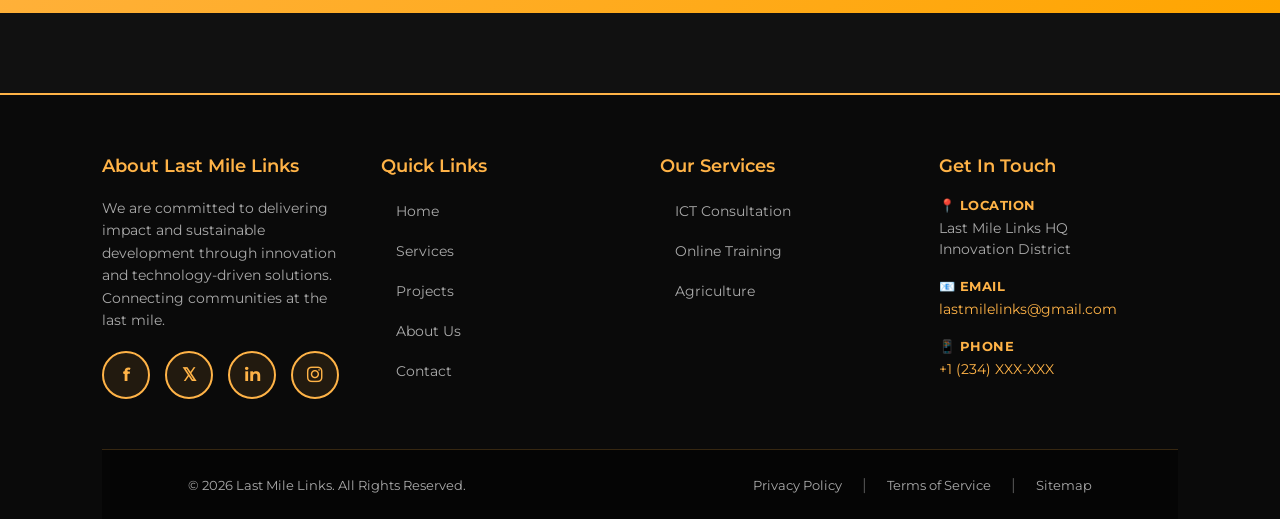
<file: ICT_Landing_page.html>
<!DOCTYPE html>
<html lang="en">
<head>
<meta charset="UTF-8">
<meta name="viewport" content="width=device-width, initial-scale=1.0">
<title>Last Mile Links | ICT Consultation Services</title>
<link href="https://fonts.googleapis.com/css2?family=Montserrat:wght@300;400;600;700&display=swap" rel="stylesheet">
<link rel="stylesheet" href="https://cdnjs.cloudflare.com/ajax/libs/font-awesome/6.4.0/css/all.min.css">
<link rel="stylesheet" href="style.css">
<style>
/* ICT-specific styles */
.ict-hero {
    position: relative;
    min-height: 90vh;
    display: flex;
    align-items: center;
    padding: 0 8%;
    background: linear-gradient(rgba(0,0,0,0.7), rgba(0,0,0,0.7)), url('images/WhatsApp Image 2026-02-20 at 6.19.48 AM.jpeg') center/cover no-repeat;
    overflow: hidden;
}

.ict-hero-content {
    position: relative;
    z-index: 5;
    max-width: 650px;
}

.ict-hero h1 {
    font-size: 44px;
    margin-bottom: 20px;
    line-height: 1.2;
}

.ict-hero h1 span {
    background: linear-gradient(135deg, #ffb347 0%, #ffa500 100%);
    -webkit-background-clip: text;
    -webkit-text-fill-color: transparent;
    background-clip: text;
}

.ict-hero p {
    font-size: 16px;
    margin-bottom: 30px;
    color: #ddd;
    line-height: 1.7;
}

.hero-stats {
    display: flex;
    gap: 40px;
    margin-top: 40px;
}

.hero-stat {
    text-align: center;
}

.hero-stat h3 {
    font-size: 32px;
    color: #ffb347;
    font-weight: 700;
}

.hero-stat p {
    font-size: 13px;
    color: #aaa;
    margin-top: 5px;
}

.services-overview {
    background: #111;
    padding: 100px 8%;
    color: #fff;
}

.section-intro {
    text-align: center;
    max-width: 700px;
    margin: 0 auto 60px;
}

.section-intro h2 {
    font-size: 36px;
    margin-bottom: 15px;
}

.section-intro p {
    color: #aaa;
    font-size: 16px;
    line-height: 1.7;
}

.services-grid {
    display: grid;
    grid-template-columns: repeat(auto-fit, minmax(350px, 1fr));
    gap: 30px;
}

.service-box {
    background: #1a1a1a;
    border-radius: 12px;
    padding: 40px;
    border: 1px solid #333;
    transition: all 0.4s cubic-bezier(0.22, 0.9, 0.26, 1);
    position: relative;
    overflow: hidden;
}

.service-box::before {
    content: '';
    position: absolute;
    top: 0;
    left: 0;
    width: 100%;
    height: 4px;
    background: linear-gradient(90deg, #ffb347, #ffa500);
    transform: scaleX(0);
    transition: transform 0.4s ease;
}

.service-box:hover {
    border-color: #ffb347;
    transform: translateY(-8px);
    box-shadow: 0 20px 40px rgba(255, 179, 71, 0.1);
}

.service-box:hover::before {
    transform: scaleX(1);
}

.service-icon {
    width: 70px;
    height: 70px;
    background: rgba(255, 179, 71, 0.1);
    border-radius: 12px;
    display: flex;
    align-items: center;
    justify-content: center;
    margin-bottom: 25px;
    transition: all 0.3s ease;
}

.service-box:hover .service-icon {
    background: #ffb347;
    transform: rotate(-5deg) scale(1.1);
}

.service-icon i {
    font-size: 28px;
    color: #ffb347;
    transition: color 0.3s ease;
}

.service-box:hover .service-icon i {
    color: #111;
}

.service-box h3 {
    font-size: 20px;
    margin-bottom: 15px;
    color: #fff;
}

.service-box p {
    font-size: 14px;
    color: #aaa;
    line-height: 1.7;
    margin-bottom: 20px;
}

.service-features {
    list-style: none;
    margin-top: 20px;
}

.service-features li {
    padding: 8px 0;
    font-size: 13px;
    color: #888;
    display: flex;
    align-items: center;
    gap: 10px;
}

.service-features li i {
    color: #ffb347;
    font-size: 11px;
}

.consultation-process {
    background: #f5f5f5;
    padding: 100px 8%;
    color: #111;
}

.process-grid {
    display: grid;
    grid-template-columns: repeat(4, 1fr);
    gap: 30px;
    margin-top: 50px;
}

.process-card {
    text-align: center;
    padding: 30px;
    position: relative;
}

.process-card:not(:last-child)::after {
    content: '→';
    position: absolute;
    right: -25px;
    top: 50%;
    transform: translateY(-50%);
    font-size: 24px;
    color: #ffb347;
    font-weight: bold;
}

.process-number {
    width: 60px;
    height: 60px;
    background: linear-gradient(135deg, #ffb347 0%, #ffa500 100%);
    border-radius: 50%;
    display: flex;
    align-items: center;
    justify-content: center;
    margin: 0 auto 20px;
    font-size: 24px;
    font-weight: 700;
    color: #fff;
    box-shadow: 0 10px 30px rgba(255, 179, 71, 0.3);
}

.process-card h4 {
    font-size: 18px;
    margin-bottom: 10px;
}

.process-card p {
    font-size: 14px;
    color: #666;
    line-height: 1.6;
}

.industries {
    background: #111;
    padding: 80px 8%;
    color: #fff;
}

.industries-grid {
    display: grid;
    grid-template-columns: repeat(auto-fit, minmax(200px, 1fr));
    gap: 20px;
    margin-top: 50px;
}

.industry-item {
    background: #1a1a1a;
    padding: 30px;
    border-radius: 10px;
    text-align: center;
    border: 1px solid #333;
    transition: all 0.3s ease;
}

.industry-item:hover {
    border-color: #ffb347;
    transform: translateY(-5px);
    background: rgba(255, 179, 71, 0.05);
}

.industry-item i {
    font-size: 36px;
    color: #ffb347;
    margin-bottom: 15px;
}

.industry-item h4 {
    font-size: 16px;
    margin-bottom: 8px;
}

.industry-item p {
    font-size: 12px;
    color: #888;
}

.case-studies {
    background: linear-gradient(rgba(0,0,0,0.85), rgba(0,0,0,0.85)), url('images/WhatsApp Image 2026-02-20 at 6.20.46 AM.jpeg') center/cover no-repeat fixed;
    padding: 100px 8%;
    color: #fff;
}

.studies-grid {
    display: grid;
    grid-template-columns: repeat(auto-fit, minmax(300px, 1fr));
    gap: 30px;
    margin-top: 50px;
}

.case-card {
    background: rgba(255, 255, 255, 0.05);
    border: 1px solid rgba(255, 179, 71, 0.2);
    border-radius: 12px;
    padding: 35px;
    transition: all 0.4s ease;
}

.case-card:hover {
    background: rgba(255, 179, 71, 0.08);
    border-color: #ffb347;
    transform: translateY(-8px);
}

.case-header {
    display: flex;
    align-items: center;
    gap: 15px;
    margin-bottom: 20px;
}

.case-icon {
    width: 50px;
    height: 50px;
    background: rgba(255, 179, 71, 0.2);
    border-radius: 10px;
    display: flex;
    align-items: center;
    justify-content: center;
}

.case-icon i {
    font-size: 24px;
    color: #ffb347;
}

.case-header h4 {
    font-size: 18px;
}

.case-card p {
    font-size: 14px;
    color: #aaa;
    line-height: 1.7;
    margin-bottom: 20px;
}

.case-stats {
    display: flex;
    gap: 30px;
    padding-top: 20px;
    border-top: 1px solid rgba(255, 255, 255, 0.1);
}

.case-stat {
    text-align: center;
}

.case-stat strong {
    display: block;
    font-size: 24px;
    color: #ffb347;
    margin-bottom: 5px;
}

.case-stat span {
    font-size: 12px;
    color: #888;
}

.consultation-cta {
    background: linear-gradient(135deg, #ffb347 0%, #ffa500 100%);
    padding: 80px 8%;
    text-align: center;
    color: #111;
}

.cta-content h2 {
    font-size: 36px;
    margin-bottom: 15px;
}

.cta-content p {
    font-size: 16px;
    margin-bottom: 30px;
    max-width: 600px;
    margin-left: auto;
    margin-right: auto;
}

.cta-btn-white {
    display: inline-block;
    background: #111;
    color: #fff;
    padding: 15px 40px;
    border-radius: 6px;
    text-decoration: none;
    font-weight: 700;
    font-size: 14px;
    transition: all 0.3s ease;
    text-transform: uppercase;
    letter-spacing: 0.5px;
}

.cta-btn-white:hover {
    transform: translateY(-3px);
    box-shadow: 0 10px 30px rgba(0,0,0,0.3);
}

@media (max-width: 1024px) {
    .process-grid {
        grid-template-columns: repeat(2, 1fr);
    }
    
    .process-card:not(:last-child)::after {
        display: none;
    }
}

@media (max-width: 768px) {
    .ict-hero h1 {
        font-size: 28px;
    }
    
    .hero-stats {
        flex-direction: column;
        gap: 20px;
    }
    
    .process-grid {
        grid-template-columns: 1fr;
    }
    
    .services-grid {
        grid-template-columns: 1fr;
    }
}
</style>
</head>
<body>

<!-- ================= TOP BAR ================= -->
<div class="top-bar">
    <ul>
        <li><a href="index.html">Home</a></li>
        <li class="dropdown">
            <a href="service.html">Services ▾</a>
            <ul class="dropdown-menu">
                <li><a href="agriculture_landing_page.html">Agriculture</a></li>
                <li><a href="ICT_Landing_page.html">ICT Consultation</a></li>
                <li><a href="academy_landing_page.html">Academy</a></li>
            </ul>
        </li>
        <li><a href="index.html#pt">Partners</a></li>
        <li><a href="index.html#about-us">About us</a></li>
        <li><a href="index.html#lml-programs-section">Programmes</a></li>
        <li><a href="contact.html">Contact Us</a></li>
    </ul>
    <a href="Login.html" class="login-btn">Login</a>
</div>

<!-- ================= NAVBAR ================= -->
<div class="navbar">
    <a href="index.html" class="logo" aria-label="Last Mile Links">
        <img src="images/IMG-20260220-WA0011.jpg" alt="Last Mile Links logo">
        <span class="text">Last Mile Links</span>
    </a>
</div>

<!-- ================= ICT HERO ================= -->
<section class="ict-hero">
    <div class="ict-hero-content">
        <h1>Enterprise <span>ICT Solutions</span> for Last-Mile Communities</h1>
        <p>We deliver cutting-edge technology consulting, infrastructure development, and digital transformation services tailored for rural enterprises, agricultural operations, and community organizations.</p>
        <a href="#consultation" class="btn-primary">Request Consultation</a>
        
        <div class="hero-stats">
            <div class="hero-stat">
                <h3>150+</h3>
                <p>Projects Delivered</p>
            </div>
            <div class="hero-stat">
                <h3>98%</h3>
                <p>Client Satisfaction</p>
            </div>
            <div class="hero-stat">
                <h3>24/7</h3>
                <p>Technical Support</p>
            </div>
        </div>
    </div>
</section>

<!-- ================= SERVICES OVERVIEW ================= -->
<section class="services-overview">
    <div class="container">
        <div class="section-intro">
            <h2>Our ICT Services</h2>
            <p>Comprehensive technology solutions designed to bridge the digital divide and empower communities with enterprise-grade infrastructure.</p>
        </div>
        
        <div class="services-grid">
            <div class="service-box">
                <div class="service-icon">
                    <i class="fas fa-network-wired"></i>
                </div>
                <h3>Network Infrastructure</h3>
                <p>Design and deployment of robust network solutions including fiber optics, wireless connectivity, and mesh networks for rural coverage.</p>
                <ul class="service-features">
                    <li><i class="fas fa-check"></i> Rural broadband expansion</li>
                    <li><i class="fas fa-check"></i> Community WiFi hotspots</li>
                    <li><i class="fas fa-check"></i> Network security auditing</li>
                </ul>
            </div>

            <div class="service-box">
                <div class="service-icon">
                    <i class="fas fa-cloud"></i>
                </div>
                <h3>CCTV Installation</h3>
                <p>Scalable CCTV installaion and management services to reduce IT costs while improving accessibility and data security.</p>
                <ul class="service-features">
                    <li><i class="fas fa-check"></i> System Security</li>
                    <li><i class="fas fa-check"></i> CCTV Management</li>
                    <li><i class="fas fa-check"></i> Security Camera system</li>
                </ul>
            </div>

            <div class="service-box">
                <div class="service-icon">
                    <i class="fas fa-shield-alt"></i>
                </div>
                <h3>Cybersecurity</h3>
                <p>Enterprise-grade security assessments, threat monitoring, and compliance frameworks to protect sensitive community data.</p>
                <ul class="service-features">
                    <li><i class="fas fa-check"></i> Vulnerability assessments</li>
                    <li><i class="fas fa-check"></i> Security awareness training</li>
                    <li><i class="fas fa-check"></i> Incident response planning</li>
                </ul>
            </div>

            <div class="service-box">
                <div class="service-icon">
                    <i class="fas fa-code"></i>
                </div>
                <h3>Server Installation</h3>
                <p>Custom Server solutions for data management, community databases, and specialized rural enterprise tools.</p>
                <ul class="service-features">
                    <li><i class="fas fa-check"></i> Server configuration & setup</li>
                    <li><i class="fas fa-check"></i> Server system Management</li>
                    <li><i class="fas fa-check"></i> Database design & optimization</li>
                </ul>
            </div>

            <div class="service-box">
                <div class="service-icon">
                    <i class="fas fa-database"></i>
                </div>
                <h3>Data Analytics</h3>
                <p>Transform raw data into actionable insights with our business intelligence and predictive analytics solutions.</p>
                <ul class="service-features">
                    <li><i class="fas fa-check"></i> Business intelligence dashboards</li>
                    <li><i class="fas fa-check"></i> Predictive modeling</li>
                    <li><i class="fas fa-check"></i> IoT data integration</li>
                </ul>
            </div>

            <div class="service-box">
                <div class="service-icon">
                    <i class="fas fa-headset"></i>
                </div>
                <h3>IT Support & Training</h3>
                <p>Comprehensive technical support and capacity building programs to ensure sustainable technology adoption.</p>
                <ul class="service-features">
                    <li><i class="fas fa-check"></i> 24/7 helpdesk support</li>
                    <li><i class="fas fa-check"></i> Staff training programs</li>
                    <li><i class="fas fa-check"></i> System maintenance</li>
                </ul>
            </div>
        </div>
    </div>
</section>

<!-- ================= CONSULTATION PROCESS ================= -->
<section class="consultation-process">
    <div class="container">
        <div class="section-intro">
            <h2>How We Work</h2>
            <p>Our proven four-step methodology ensures successful technology implementation tailored to your specific needs.</p>
        </div>
        
        <div class="process-grid">
            <div class="process-card">
                <div class="process-number">1</div>
                <h4>Discovery</h4>
                <p>We analyze your current infrastructure, identify pain points, and understand your community's unique technological needs.</p>
            </div>
            
            <div class="process-card">
                <div class="process-number">2</div>
                <h4>Strategy</h4>
                <p>Our experts design a customized technology roadmap that aligns with your budget, timeline, and long-term objectives.</p>
            </div>
            
            <div class="process-card">
                <div class="process-number">3</div>
                <h4>Implementation</h4>
                <p>Agile deployment with minimal disruption to your operations, including staff training and change management support.</p>
            </div>
            
            <div class="process-card">
                <div class="process-number">4</div>
                <h4>Optimization</h4>
                <p>Continuous monitoring, performance tuning, and iterative improvements to maximize your technology investment.</p>
            </div>
        </div>
    </div>
</section>

<!-- ================= INDUSTRIES ================= -->
<section class="industries">
    <div class="container">
        <div class="section-intro">
            <h2>Industries We Serve</h2>
            <p>Specialized expertise across sectors critical to last-mile community development</p>
        </div>
        
        <div class="industries-grid">
            <div class="industry-item">
                <i class="fas fa-tractor"></i>
                <h4>Agriculture</h4>
                <p>Smart farming & agtech</p>
            </div>
            <div class="industry-item">
                <i class="fas fa-graduation-cap"></i>
                <h4>Education</h4>
                <p>E-learning platforms</p>
            </div>
            <div class="industry-item">
                <i class="fas fa-heartbeat"></i>
                <h4>Healthcare</h4>
                <p>Telemedicine systems</p>
            </div>
            <div class="industry-item">
                <i class="fas fa-landmark"></i>
                <h4>Government</h4>
                <p>Digital services</p>
            </div>
            <div class="industry-item">
                <i class="fas fa-store"></i>
                <h4>Retail</h4>
                <p>E-commerce solutions</p>
            </div>
            <div class="industry-item">
                <i class="fas fa-hands-helping"></i>
                <h4>NGOs</h4>
                <p>Program management</p>
            </div>
        </div>
    </div>
</section>

<!-- ================= CASE STUDIES ================= -->
<section class="case-studies">
    <div class="container">
        <div class="section-intro">
            <h2>Success Stories</h2>
            <p>Real results from communities we've empowered through technology</p>
        </div>
        
        <div class="studies-grid">
            <div class="case-card">
                <div class="case-header">
                    <div class="case-icon">
                        <i class="fas fa-wifi"></i>
                    </div>
                    <h4>Rural Connectivity Initiative</h4>
                </div>
                <p>Deployed wireless mesh networks across 12 remote villages, providing high-speed internet access to over 5,000 residents for the first time.</p>
                <div class="case-stats">
                    <div class="case-stat">
                        <strong>12</strong>
                        <span>Villages Connected</span>
                    </div>
                    <div class="case-stat">
                        <strong>5K+</strong>
                        <span>Beneficiaries</span>
                    </div>
                </div>
            </div>

            <div class="case-card">
                <div class="case-header">
                    <div class="case-icon">
                        <i class="fas fa-seedling"></i>
                    </div>
                    <h4>Smart Agriculture Platform</h4>
                </div>
                <p>Developed a custom IoT monitoring system for cooperative farms, increasing crop yields by 40% through precision agriculture techniques.</p>
                <div class="case-stats">
                    <div class="case-stat">
                        <strong>40%</strong>
                        <span>Yield Increase</span>
                    </div>
                    <div class="case-stat">
                        <strong>200+</strong>
                        <span>Farmers Trained</span>
                    </div>
                </div>
            </div>

            <div class="case-card">
                <div class="case-header">
                    <div class="case-icon">
                        <i class="fas fa-school"></i>
                    </div>
                    <h4>Digital Education Hub</h4>
                </div>
                <p>Established technology centers in 8 rural schools, providing computer labs, internet access, and digital literacy training for students and teachers.</p>
                <div class="case-stats">
                    <div class="case-stat">
                        <strong>8</strong>
                        <span>Schools Equipped</span>
                    </div>
                    <div class="case-stat">
                        <strong>3K+</strong>
                        <span>Students Reached</span>
                    </div>
                </div>
            </div>
        </div>
    </div>
</section>

<!-- ================= CTA SECTION ================= -->
<section id="consultation" class="consultation-cta">
    <div class="cta-content">
        <h2>Ready to Transform Your Technology?</h2>
        <p>Schedule for a consultation with our ICT experts and discover how we can help your community or organization thrive in the digital age.</p>
        <a href="ICT-form.html" class="cta-btn-white">Apply for Consultation</a>
    </div>
</section>

<!-- ================= FOOTER ================= -->
<footer class="footer">
    <div class="footer-container">
        <div class="footer-column">
            <h3>About Last Mile Links</h3>
            <p>We are committed to delivering impact and sustainable development through innovation and technology-driven solutions. Connecting communities at the last mile.</p>
            <div class="social-links">
                <a href="https://www.facebook.com/lastmilelinks" title="Facebook" class="social-icon" target="_blank" rel="noopener noreferrer">f</a>
                <a href="#" title="Twitter" class="social-icon" target="_blank" rel="noopener noreferrer">𝕏</a>
                <a href="#" title="LinkedIn" class="social-icon" target="_blank" rel="noopener noreferrer">in</a>
                <a href="#" title="Instagram" class="social-icon" target="_blank" rel="noopener noreferrer"><i class="fab fa-instagram"></i></a>
            </div>
        </div>

        <div class="footer-column">
            <h3>Quick Links</h3>
            <ul class="footer-links">
                <li><a href="index.html">Home</a></li>
                <li><a href="service.html">Services</a></li>
                <li><a href="index.html#projects">Projects</a></li>
                <li><a href="index.html#about-us">About Us</a></li>
                <li><a href="contact.html">Contact</a></li>
            </ul>
        </div>

        <div class="footer-column">
            <h3>Our Services</h3>
            <ul class="footer-links">
                <li><a href="ICT_Landing_page.html">ICT Consultation</a></li>
                <li><a href="academy_landing_page.html">Online Training</a></li>
                <li><a href="agriculture_landing_page.html">Agriculture</a></li>
            </ul>
        </div>

        <div class="footer-column">
            <h3>Get In Touch</h3>
            <div class="contact-info">
                <div class="contact-item">
                    <strong>📍 Location</strong>
                    <p>Last Mile Links HQ<br>Innovation District</p>
                </div>
                <div class="contact-item">
                    <strong>📧 Email</strong>
                    <p><a href="mailto:lastmilelinks@gmail.com">lastmilelinks@gmail.com</a></p>
                </div>
                <div class="contact-item">
                    <strong>📱 Phone</strong>
                    <p><a href="tel:+1234567890">+1 (234) XXX-XXX</a></p>
                </div>
            </div>
        </div>
    </div>

    <div class="footer-bottom">
        <p>&copy; 2026 Last Mile Links. All Rights Reserved.</p>
        <div class="footer-bottom-links">
            <a href="#">Privacy Policy</a>
            <span>|</span>
            <a href="#">Terms of Service</a>
            <span>|</span>
            <a href="#">Sitemap</a>
        </div>
    </div>
</footer>

<script src="script.js"></script>
</body>
</html>
</file>
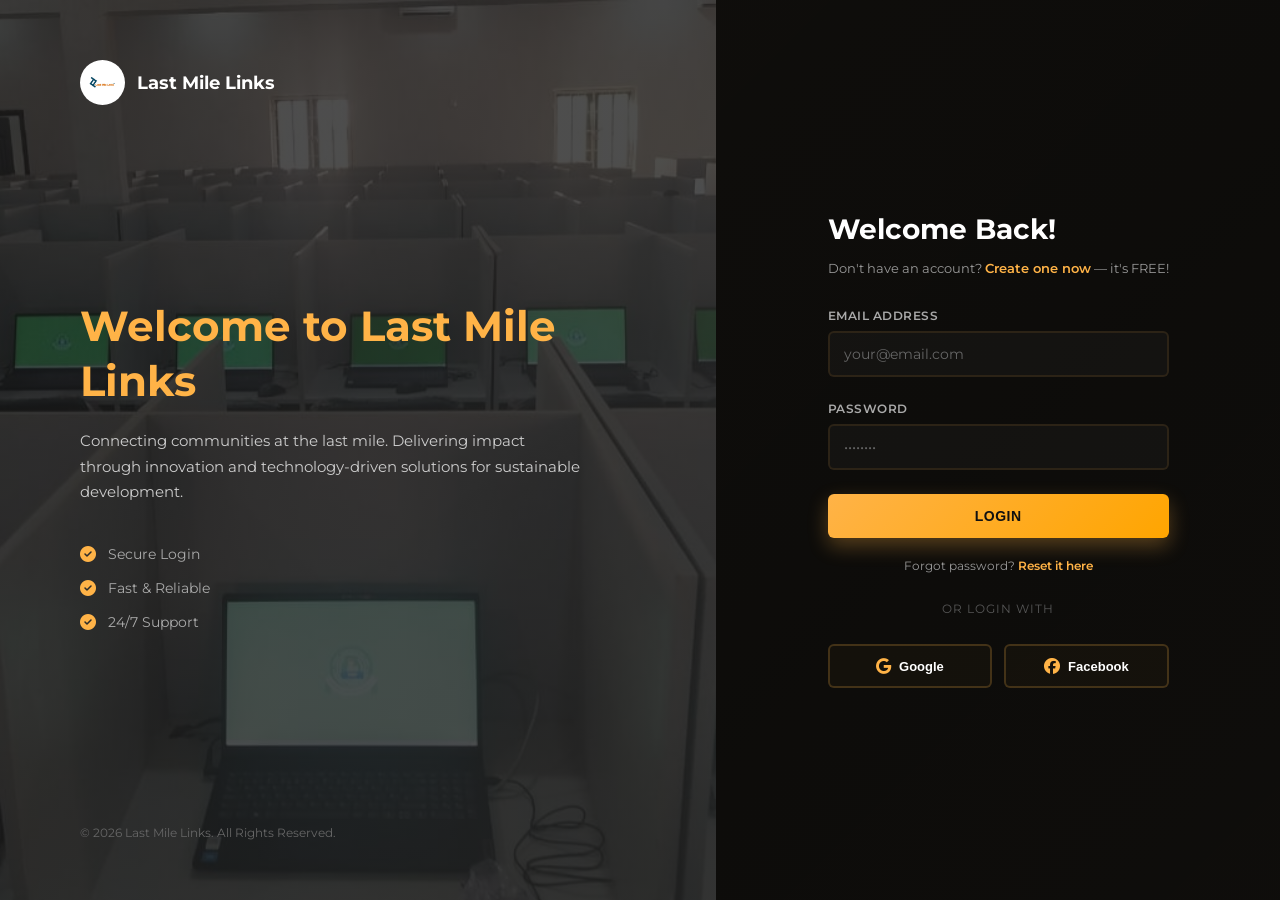
<file: Login.html>
<!DOCTYPE html>
<html lang="en">
<head>
    <meta charset="UTF-8">
    <meta name="viewport" content="width=device-width, initial-scale=1.0">
    <title>Login | Last Mile Links</title>
    <link href="https://fonts.googleapis.com/css2?family=Montserrat:wght@300;400;600;700&display=swap" rel="stylesheet">
    <link rel="stylesheet" href="https://cdnjs.cloudflare.com/ajax/libs/font-awesome/6.4.0/css/all.min.css">
    <link rel="stylesheet" href="Login.css">
    <link rel="shortcut icon" href="images/IMG-20260220-WA0011.jpg" type="image/x-icon">
</head>
<body>
    <div class="login-container">
        <div class="hero-section">
            <div class="hero-overlay"></div>
            
            <div class="logo-section">
                <a href="/Home_page.html" class="logo-link">
                    <img src="images/IMG-20260220-WA0011.jpg" alt="Last Mile Links">
                    <span>Last Mile Links</span>
                </a>
            </div>
            <div class="hero-content">
                <h1>Welcome to Last Mile Links</h1>
                <p>Connecting communities at the last mile. Delivering impact through innovation and technology-driven solutions for sustainable development.</p>
                <div class="features">
                    <div class="feature-item">
                        <i class="fas fa-check-circle"></i>
                        <span>Secure Login</span>
                    </div>
                    <div class="feature-item">
                        <i class="fas fa-check-circle"></i>
                        <span>Fast & Reliable</span>
                    </div>
                    <div class="feature-item">
                        <i class="fas fa-check-circle"></i>
                        <span>24/7 Support</span>
                    </div>
                </div>
            </div>
            <div class="footer-copy">© 2026 Last Mile Links. All Rights Reserved.</div>
        </div>

        <div class="form-section">
            <div class="form-wrapper">
                <h2>Welcome Back!</h2>
                <p class="subtitle">Don't have an account? <a href="sign_up.html">Create one now</a> — it's FREE!</p>
                
                <form>
                    <div class="input-group">
                        <label>Email Address</label>
                        <input type="email" placeholder="your@email.com" required>
                    </div>
                    
                    <div class="input-group">
                        <label>Password</label>
                        <input type="password" placeholder="••••••••" required>
                    </div>

                    <button type="submit" class="btn-primary">Login</button>
                    
                    <p class="forgot-pass">Forgot password? <a href="reset_password.html">Reset it here</a></p>
                    
                    <div class="divider">or login with</div>
                    
                    <div class="social-login">
                        <button type="button" class="btn-social">
                            <i class="fab fa-google"></i> Google
                        </button>
                        <button type="button" class="btn-social">
                            <i class="fab fa-facebook"></i> Facebook
                        </button>
                    </div>
                </form>
            </div>
        </div>
    </div>
    <script src="validate.js"></script>
</body>
</html>
</file>
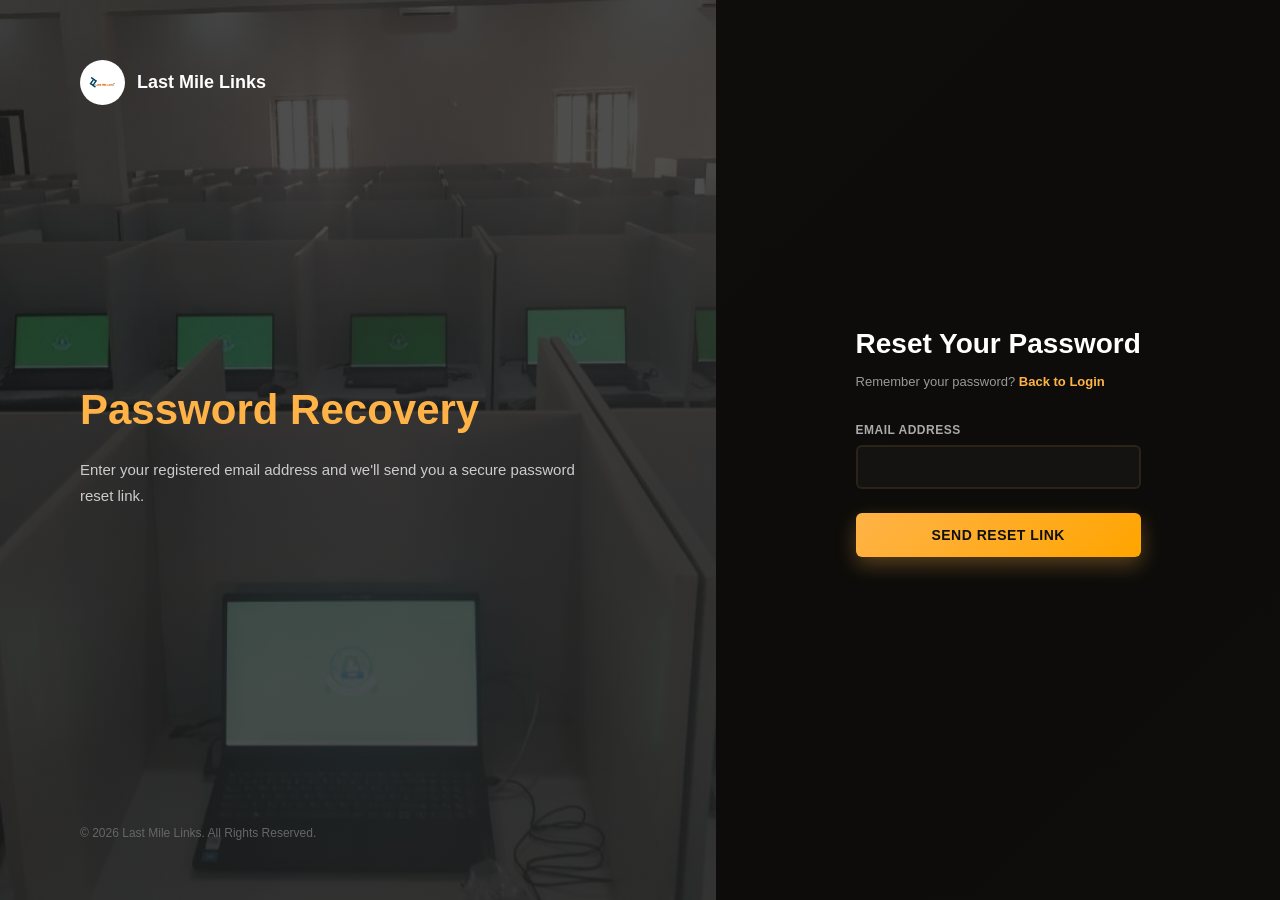
<file: reset_password.html>
<!DOCTYPE html>
<html lang="en">
<head>
    <meta charset="UTF-8">
    <title>Reset Password | Organisation</title>
    <meta name="viewport" content="width=device-width, initial-scale=1.0">
    <link rel="stylesheet" href="Login.css">
</head>

<body>
    <div class="login-container">
        
      
        <div class="hero-section">
            <div class="hero-overlay"></div>
            
            <div class="logo-section">
                <a href="/index.html" class="logo-link">
                    <img src="images/IMG-20260220-WA0011.jpg" alt="Last Mile Links">
                    <span>Last Mile Links</span>
                </a>
            </div>
            
            <div class="hero-content">
                <h1>Password Recovery</h1>
                <p>Enter your registered email address and we'll send you a secure password reset link.</p>
            </div>
            <div class="footer-copy">© 2026 Last Mile Links. All Rights Reserved.</div>
        </div>

        
        <div class="form-section">
            <div class="form-wrapper">
                <h2>Reset Your Password</h2>
                <p class="subtitle">
                    Remember your password? <a href="Login.html">Back to Login</a>
                </p>

                <form id="resetForm">
                    <div class="input-group">
                        <label>Email Address</label>
                        <input 
                            type="email" 
                            id="email" 
                            required>
                    </div>

                    <button type="submit" class="btn-primary">
                        Send Reset Link
                    </button>

                    <p id="message" style="margin-top:15px;"></p>
                </form>
            </div>
        </div>
    </div>

<script>
document.getElementById("resetForm").addEventListener("submit", async function(e) {
    e.preventDefault();

    const email = document.getElementById("email").value;
    const message = document.getElementById("message");

   
    const emailPattern = /^[^ ]+@[^ ]+\.[a-z]{2,3}$/;
    if (!email.match(emailPattern)) {
        message.style.color = "red";
        message.innerText = "Please enter a valid email address.";
        return;
    }

    try {
        
        const response = await fetch("http://localhost:3000/api/reset-password", {
            method: "POST",
            headers: {
                "Content-Type": "application/json"
            },
            body: JSON.stringify({ email })
        });

        const data = await response.json();

        if (response.ok) {
            message.style.color = "green";
            message.innerText = "Reset link sent successfully! Check your email.";
        } else {
            message.style.color = "red";
            message.innerText = data.message || "Email not found.";
        }

    } catch (error) {
        message.style.color = "red";
        message.innerText = "Server error. Please try again later.";
    }
});
</script>

</body>
</html>
</file>
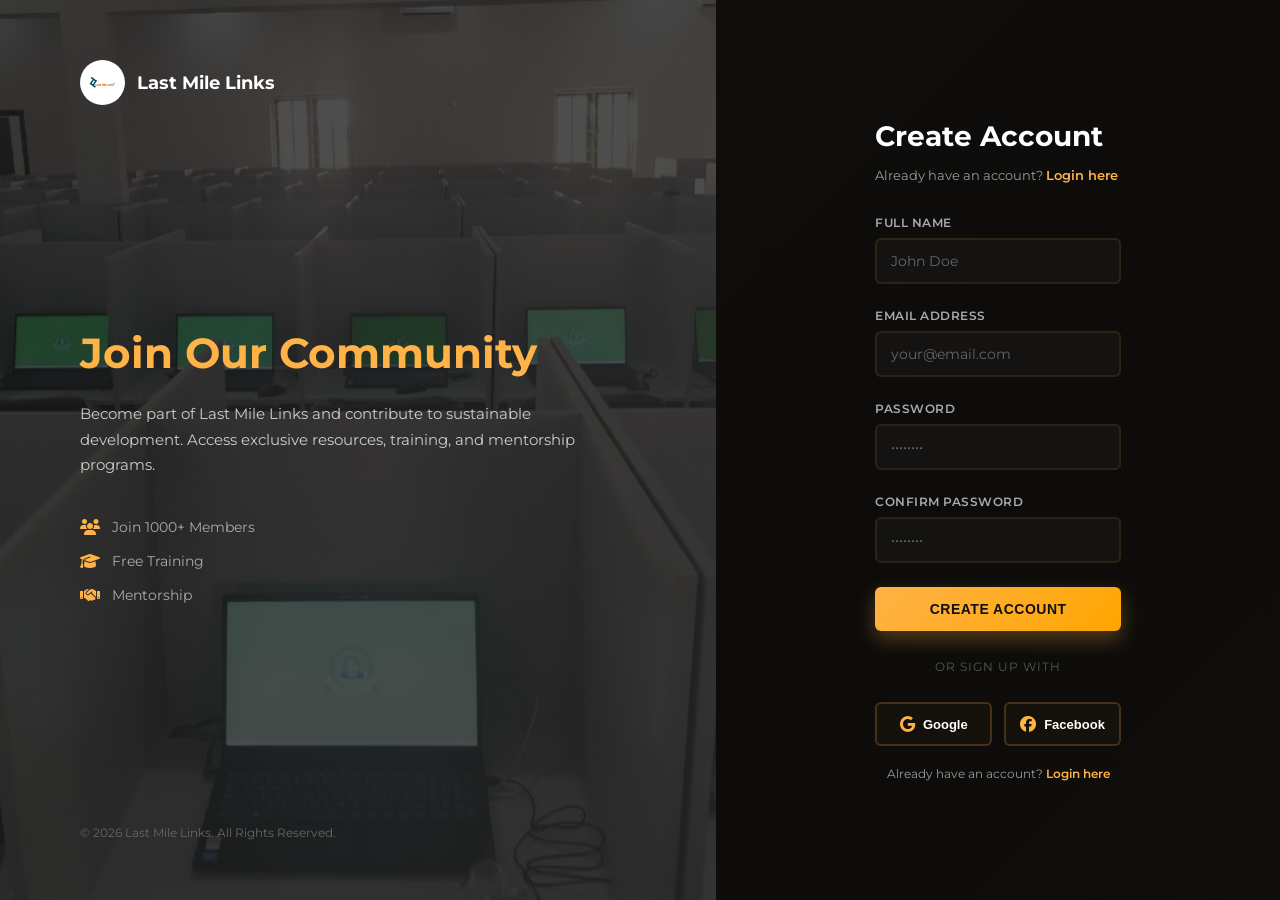
<file: sign_up.html>
<!DOCTYPE html>
<html lang="en">
<head>
    <meta name="viewport" content="width=device-width, initial-scale=1.0">
    <meta charset="UTF-8">
    <title>Sign Up | Last Mile Links</title>
    <link href="https://fonts.googleapis.com/css2?family=Montserrat:wght@300;400;600;700&display=swap" rel="stylesheet">
    <link rel="stylesheet" href="https://cdnjs.cloudflare.com/ajax/libs/font-awesome/6.4.0/css/all.min.css">
    <link rel="stylesheet" href="Login.css">
</head>
<body>
    <div class="login-container">
        <div class="hero-section">
            <div class="hero-overlay"></div>
            
            <div class="logo-section">
                <a href="/Home_page.html" class="logo-link">
                    <img src="images/IMG-20260220-WA0011.jpg" alt="Last Mile Links">
                    <span>Last Mile Links</span>
                </a>
            </div>
            <div class="hero-content">
                <h1>Join Our Community</h1>
                <p>Become part of Last Mile Links and contribute to sustainable development. Access exclusive resources, training, and mentorship programs.</p>
                <div class="features">
                    <div class="feature-item">
                        <i class="fas fa-users"></i>
                        <span>Join 1000+ Members</span>
                    </div>
                    <div class="feature-item">
                        <i class="fas fa-graduation-cap"></i>
                        <span>Free Training</span>
                    </div>
                    <div class="feature-item">
                        <i class="fas fa-handshake"></i>
                        <span>Mentorship</span>
                    </div>
                </div>
            </div>
            <div class="footer-copy">© 2026 Last Mile Links. All Rights Reserved.</div>
        </div>

        <div class="form-section">
            <div class="form-wrapper">
                <h2>Create Account</h2>
                <p class="subtitle">Already have an account? <a href="Login.html">Login here</a></p>

                <form id="registerForm">
                    <div class="input-group">
                        <label>Full Name</label>
                        <input type="text" id="name" placeholder="John Doe" required>
                    </div>

                    <div class="input-group">
                        <label>Email Address</label>
                        <input type="email" id="email" placeholder="your@email.com" required>
                    </div>

                    <div class="input-group">
                        <label>Password</label>
                        <input type="password" id="password" placeholder="••••••••" required>
                    </div>

                    <div class="input-group">
                        <label>Confirm Password</label>
                        <input type="password" id="confirmPassword" placeholder="••••••••" required>
                    </div>

                    <button type="submit" class="btn-primary">Create Account</button>

                    <div class="divider">or sign up with</div>
                    
                    <div class="social-login">
                        <button type="button" class="btn-social">
                            <i class="fab fa-google"></i> Google
                        </button>
                        <button type="button" class="btn-social">
                            <i class="fab fa-facebook"></i> Facebook
                        </button>
                    </div>

                    <p class="forgot-pass">
                        Already have an account?
                        <a href="Login.html">Login here</a>
                    </p>
                </form>
            </div>
        </div>
    </div>

    <script src="validate.js"></script>
</body>
</html>
</file>
<file: style.css>
*{
    margin:0;
    padding:0;
    box-sizing:border-box;
    font-family:'Montserrat', sans-serif;
}

body{
    background:#111;
    color:#fff;
    scroll-behavior: smooth;
    overflow-x: hidden;
    padding-top: 55px;
}

html {
    scroll-behavior: smooth;
}

/* ================= TOP BAR ================= */
.top-bar{
    background:#000;
    padding:10px 8%;
    display:flex;
    justify-content:space-between;
    align-items:center;
    font-size:13px;
    position:fixed;
    top:0;
    left:0;
    right:0;
    z-index:1200;
    box-shadow: 0 4px 12px rgba(0,0,0,0.5);
    animation: slideDown 400ms cubic-bezier(0.22, 0.9, 0.26, 1);
}

@keyframes slideDown {
    from {
        transform: translateY(-100%);
        opacity: 0;
    }
    to {
        transform: translateY(0);
        opacity: 1;
    }
}



.top-bar ul{
    display:flex;
    list-style:none;
    gap:20px;
    flex-wrap:wrap;
}

.top-bar a{
    text-decoration:none;
    color:#ccc;
    transition: color 0.25s ease, background 0.25s ease, transform 0.2s ease;
    display:inline-block;
    padding:10px 12px;
    border-radius:6px;
}

.top-bar a:hover{
    color:#fff;
    background: rgba(255, 255, 255, 0.08);
    transform: translateY(-2px);
}

.login-btn{
    background: linear-gradient(135deg, #ffb347 0%, #ffa500 100%);
    color: #fff;
    padding: 8px 16px;
    border-radius: 4px;
    font-weight: 600;
    transition: all 0.3s cubic-bezier(0.22, 0.9, 0.26, 1);
    box-shadow: 0 4px 12px rgba(255, 179, 71, 0.3);
}

.login-btn:hover {
    transform: translateY(-2px);
    box-shadow: 0 6px 16px rgba(255, 179, 71, 0.4);
}

/* ================= SIMPLE DROPDOWN ================= */
.dropdown {
    position: relative;
}

.dropdown-menu {
    display: none;
    position: absolute;
    top: 100%;
    left: 0;
    background: #111;
    min-width: 180px;
    padding: 8px 0;
    border-radius: 6px;
    box-shadow: 0 10px 30px rgba(0,0,0,0.6);
    z-index: 999;
    opacity: 0;
    visibility: hidden;
    pointer-events: none;
    transition: opacity 200ms ease, visibility 200ms ease, transform 200ms ease;
    transform: translateY(-8px);
}

.dropdown-menu li {
    list-style: none;
}

.dropdown-menu a {
    display: block;
    padding: 10px 20px;
    color: #ccc;
    text-decoration: none;
    font-size: 13px;
    transition: all 0.25s ease;
    white-space: nowrap;
}

.dropdown-menu a:hover {
    color: #ffb347;
    background: rgba(255, 179, 71, 0.08);
    padding-left: 24px;
}

/* Show dropdown on hover */
.dropdown:hover > .dropdown-menu,
.dropdown.open > .dropdown-menu {
    display: block;
    opacity: 1;
    visibility: visible;
    pointer-events: auto;
    transform: translateY(0);
}

/* Mobile responsive */
@media (max-width: 768px) {
    .dropdown-menu {
        position: static;
        transform: none;
        margin: 10px 0;
        min-width: unset;
        width: 100%;
        box-shadow: none;
        background: rgba(255, 255, 255, 0.05);
    }
    
    .dropdown-menu a {
        padding: 12px 20px;
    }
}

@media (max-width: 480px) {
    .top-bar > ul > li.dropdown > .dropdown-menu {
        min-width: unset;
        width: 100%;
    }
}

/* ================= RESPONSIVE: 412px WIDTH (MOBILE OPTIMIZATION) ================= */
@media (min-width: 350px) and (max-width: 480px) {
    * {
        margin: 0;
        padding: 0;
        box-sizing: border-box;
    }

    body {
        background: #111;
        color: #fff;
        overflow-x: hidden;
    }

    .top-bar {
        padding: 8px 4%;
        font-size: 11px;
    }

    .top-bar ul {
        gap: 6px;
        flex-wrap: wrap;
    }

    .top-bar a {
        padding: 8px 6px;
        font-size: 11px;
        border-radius: 4px;
    }

    .login-btn {
        padding: 8px 10px;
        font-size: 11px;
    }

    .navbar {
        padding: 15px 4%;
    }

    .logo {
        gap: 8px;
    }

    .logo img {
        width: 35px;
        height: 35px;
    }

    .logo .text {
        font-size: 16px;
        font-weight: 600;
    }

    .hero {
        height: 45vh;
        min-height: 350px;
    }

    .hero-content h1 {
        font-size: 22px;
        line-height: 1.3;
        letter-spacing: 0.5px;
    }

    .hero-content p {
        font-size: 11px;
        line-height: 1.4;
        margin: 10px 0;
    }

    .hero-content .btn-primary {
        font-size: 11px;
        padding: 10px 16px;
    }

    .login-card {
        width: 90%;
        max-width: 280px;
        padding: 14px;
        border-radius: 8px;
    }

    .login-card label {
        font-size: 10px;
        display: block;
        margin-bottom: 6px;
    }

    .login-card select {
        font-size: 11px;
        padding: 8px;
        width: 100%;
        margin-bottom: 10px;
    }

    .login-card button {
        font-size: 12px;
        padding: 8px 12px;
        width: 100%;
    }

    .what-we-do {
        padding: 40px 4%;
    }

    .what-we-do h2 {
        font-size: 22px;
        margin-bottom: 10px;
    }

    .subtitle {
        font-size: 12px;
        margin-bottom: 20px;
    }

    .wwd-grid {
        grid-template-columns: 1fr;
        gap: 15px;
    }

    .wwd-card {
        border-radius: 8px;
        overflow: hidden;
    }

    .wwd-card img {
        height: 150px;
        object-fit: cover;
    }

    .wwd-content {
        padding: 14px;
    }

    .wwd-card h3 {
        font-size: 14px;
        margin-bottom: 8px;
    }

    .wwd-card p {
        font-size: 11px;
        line-height: 1.4;
        margin-bottom: 10px;
        max-height: 60px;
        overflow: hidden;
    }

    .wwd-content a {
        font-size: 11px;
        padding: 6px 8px;
    }

    .stats-section {
        padding: 40px 4%;
    }

    .stats-container {
        grid-template-columns: repeat(2, 1fr);
        gap: 15px;
    }

    .stat-box {
        padding: 20px 12px;
        border-radius: 8px;
    }

    .stat-icon {
        font-size: 28px;
        margin-bottom: 10px;
    }

    .stat-box h3 {
        font-size: 24px;
        margin: 8px 0;
    }

    .stat-box p {
        font-size: 11px;
    }

    .projects {
        padding: 40px 4%;
    }

    .projects h2 {
        font-size: 22px;
        margin-bottom: 10px;
    }

    .project-filters {
        display: flex;
        gap: 6px;
        margin-bottom: 20px;
        overflow-x: auto;
        padding-bottom: 10px;
    }

    .filter-btn {
        padding: 8px 12px;
        font-size: 11px;
        white-space: nowrap;
        flex-shrink: 0;
        border-radius: 6px;
    }

    .project-grid {
        grid-template-columns: 1fr;
        gap: 15px;
    }

    .project-card {
        border-radius: 8px;
        overflow: hidden;
    }

    .project-card img {
        height: 140px;
        object-fit: cover;
    }

    .project-content {
        padding: 12px;
    }

    .project-content h4 {
        font-size: 12px;
        line-height: 1.4;
    }

    .modal-content {
        width: 90%;
        max-width: 320px;
        padding: 16px;
        border-radius: 8px;
    }

    .modal-content h3 {
        font-size: 16px;
        margin-bottom: 12px;
    }

    .modal-content p {
        font-size: 12px;
        line-height: 1.5;
    }

    .modal-close {
        font-size: 24px;
        top: 8px;
        right: 10px;
    }

    .scroll-top {
        width: 40px;
        height: 40px;
        right: 15px;
        bottom: 15px;
        font-size: 16px;
    }

    .footer {
        padding: 30px 4% 0;
        margin-top: 40px;
    }

    .footer-container {
        grid-template-columns: 1fr;
        gap: 20px;
    }

    .footer-column {
        padding: 0;
    }

    .footer-column h3 {
        font-size: 14px;
        margin-bottom: 12px;
        color: #ffb347;
    }

    .footer-column p {
        font-size: 12px;
        line-height: 1.4;
        margin-bottom: 10px;
    }

    .social-links {
        gap: 10px;
    }

    .social-icon {
        width: 36px;
        height: 36px;
        font-size: 14px;
        border: 1.5px solid #ffb347;
        line-height: 1;
        vertical-align: middle;
    }

    .footer-links {
        list-style: none;
    }

    .footer-links li {
        margin-bottom: 8px;
    }

    .footer-links a {
        font-size: 12px;
        color: #aaa;
        text-decoration: none;
    }

    .contact-info {
        gap: 12px;
    }

    .contact-item strong {
        font-size: 11px;
        color: #ffb347;
    }

    .contact-item p {
        font-size: 11px;
        color: #aaa;
    }

    .contact-item a {
        color: #ffb347;
        text-decoration: none;
        font-size: 11px;
    }

    .footer-bottom {
        padding: 15px 4%;
        flex-direction: column;
        gap: 10px;
        text-align: center;
    }

    .footer-bottom p {
        font-size: 11px;
    }

    .footer-bottom-links {
        gap: 10px;
        flex-wrap: wrap;
        justify-content: center;
    }

    .footer-bottom-links a,
    .footer-bottom-links span {
        font-size: 10px;
    }

    /* Toast for small screens */
    .toast-container {
        right: 10px;
        bottom: 15px;
        gap: 8px;
    }

    .toast {
        padding: 8px 12px;
        font-size: 12px;
    }

    /* Ripple adjustments */
    .ripple {
        animation: ripple-anim 500ms cubic-bezier(0.22, 0.9, 0.26, 1);
    }
}

/* ================= NAVBAR ================= */
.navbar{
    position:absolute;
    width:100%;
    padding:25px 8%;
    display:flex;
    justify-content:space-between;
    align-items:center;
    z-index:10;
}

.logo{
    display:flex;
    align-items:center;
    gap:10px;
}
.logo img{
    height:36px;
    display:block;
}
.logo .text{
    font-size:18px;
    font-weight:700;
    letter-spacing:1px;
    color:#fff;
}

/* ================= HERO ================= */
.hero{
    position:relative;
    min-height:90vh;
    display:flex;
    align-items:center;
    padding:0 8%;
    overflow:hidden;
}

.hero-slide{
    position:absolute;
    top:0;
    left:0;
    width:100%;
    height:100%;
    background-size:cover;
    background-position:center;
    transition: opacity 1.5s ease-in-out;
    opacity:0;
}

.hero-slide.active{
    opacity:1;
}

.hero-content{
    position:relative;
    z-index:5;
    max-width:500px;
}

.hero h1{
    font-size:32px;
    margin-bottom:15px;
}

.hero p{
    font-size:15px;
    margin-bottom:25px;
    color:#ddd;
}

/* Slide roll-in animation for hero text */
.hero-content h1,
.hero-content p{
    will-change: transform, opacity;
}

/* Fade-out before the slide-in starts */
.fade-out{
    animation: fadeOut 2s ease-in both;
    opacity:0;
}

@keyframes fadeOut{
    0%{ opacity:1; transform: translateX(0); }
    100%{ opacity:0; transform: translateX(-18px); }
}

/* Slower, smoother slide-in (no roll) */
.slide-in{
    animation: slideIn 3s cubic-bezier(.22,.9,.26,1) both;
    transform-origin: left center;
}

@keyframes slideIn{
    0%{ transform: translateX(-60px); opacity:0; }
    60%{ transform: translateX(8px); opacity:1; }
    100%{ transform: translateX(0); opacity:1; }
}

.btn-primary{
    padding: 12px 28px;
    background: linear-gradient(135deg, #ffb347 0%, #ffa500 100%);
    color: #fff;
    text-decoration: none;
    font-weight: 700;
    border-radius: 6px;
    transition: all 0.3s cubic-bezier(0.22, 0.9, 0.26, 1);
    display: inline-block;
    box-shadow: 0 8px 20px rgba(255, 179, 71, 0.3);
    text-transform: uppercase;
    letter-spacing: 0.5px;
    font-size: 13px;
}

.btn-primary:hover{
    transform: translateY(-3px);
    box-shadow: 0 12px 30px rgba(255, 179, 71, 0.4);
}

.btn-primary:active{
    transform: scale(0.98);
}

/* ================= LOGIN CARD ================= */
.login-card{
    position:absolute;
    right:8%;
    background:#fff;
    color:#000;
    padding:25px;
    border-radius:6px;
    width:300px;
    z-index:5;
    transition: all 0.4s cubic-bezier(0.22, 0.9, 0.26, 1);
    border: 1px solid transparent;
}

.login-card:hover{
    transform: translateY(-5px);
    box-shadow: 0 15px 40px rgba(255, 255, 255, 0.15);
    border-color: #ffb347;
}


.login-card label{
    font-size:13px;
    font-weight:600;
}

.login-card select{
    width:100%;
    padding:10px;
    margin:10px 0 15px 0;
    border: 1px solid #ccc;
    border-radius: 4px;
    background: #fff;
    color: #333;
    cursor: pointer;
    transition: all 0.25s ease;
    font-size: 14px;
}

.login-card select:hover{
    border-color: #ffb347;
    box-shadow: 0 2px 8px rgba(255, 179, 71, 0.1);
}

.login-card select:focus{
    outline: none;
    border-color: #ffb347;
    box-shadow: 0 0 0 3px rgba(255, 179, 71, 0.2);
}

.login-card button{
    width: 100%;
    padding: 12px;
    background: linear-gradient(135deg, #ffb347 0%, #ffa500 100%);
    color: #fff;
    border: none;
    border-radius: 6px;
    cursor: pointer;
    transition: all 0.3s cubic-bezier(0.22, 0.9, 0.26, 1);
    font-weight: 700;
    letter-spacing: 0.5px;
    box-shadow: 0 8px 20px rgba(255, 179, 71, 0.3);
}

.login-card button:hover{
    background: linear-gradient(135deg, #ffa500 0%, #ff9500 100%);
    transform: translateY(-3px);
    box-shadow: 0 12px 30px rgba(255, 179, 71, 0.4);
}

.login-card button:active{
    transform: translateY(0);
}

/* ================= SERVICES ================= */
.services{
    background:#444;
    padding:60px 8%;
}

.services h2{
    margin-bottom:30px;
    letter-spacing:2px;
}

.service-grid{
    display:grid;
    grid-template-columns:repeat(auto-fit, minmax(250px,1fr));
    gap:25px;
}

.service-card{
    background:#222;
    padding:30px;
    border-radius:4px;
    transition: all 0.4s cubic-bezier(0.22, 0.9, 0.26, 1);
    border: 1px solid transparent;
}

.service-card:hover{
    transform: translateY(-8px);
    background:#333;
    border-color: #ffb347;
    box-shadow: 0 20px 50px rgba(255, 179, 71, 0.15);
}

/* ================= RESPONSIVE ================= */
@media(max-width:768px){
    .hero{
        flex-direction:column;
        justify-content:center;
        text-align:center;
        padding-top:120px;
    }

    .login-card{
        position:static;
        margin-top:40px;
        width:100%;
    }
}

/* ================= WHAT WE DO SECTION ================= */
.container {
    max-width: 1200px;
    margin: 0 auto;
    width: 100%;
}

.what-we-do {
    background: #222;
    padding: 60px 8%;
    text-align: center;
    opacity: 0;
    transition: opacity 600ms ease-in;
}

.what-we-do.visible {
    opacity: 1;
}

.what-we-do h2 {
    font-size: 32px;
    margin-bottom: 10px;
    letter-spacing: 2px;
}

.what-we-do .subtitle {
    font-size: 16px;
    color: #bbb;
    margin-bottom: 40px;
}

.wwd-grid {
    display: grid;
    grid-template-columns: repeat(auto-fit, minmax(280px, 1fr));
    gap: 25px;
}

.wwd-card {
    background: #333;
    border-radius: 8px;
    overflow: hidden;
    transition: transform 300ms ease, box-shadow 300ms ease;
    cursor: pointer;
}

.wwd-card:hover {
    transform: translateY(-8px);
    box-shadow: 0 15px 40px rgba(0, 0, 0, 0.6);
}

.wwd-card img {
    width: 100%;
    height: 200px;
    object-fit: cover;
}

.wwd-content {
    padding: 20px;
}

.wwd-content h3 {
    font-size: 18px;
    margin-bottom: 12px;
    letter-spacing: 1px;
}

.wwd-content p {
    font-size: 14px;
    color: #ccc;
    margin-bottom: 15px;
    line-height: 1.6;
}

.wwd-content a {
    color: #ffb347;
    text-decoration: none;
    font-weight: 600;
    transition: color 300ms ease;
}

.wwd-content a:hover {
    color: #fff;
}

/* ================= MODAL ================= */
.modal {
    display: none;
    position: fixed;
    top: 0;
    left: 0;
    width: 100%;
    height: 100%;
    background: rgba(0, 0, 0, 0.7);
    z-index: 2000;
    align-items: center;
    justify-content: center;
    animation: fadeIn 300ms ease;
}

.modal.active {
    display: flex;
}

@keyframes fadeIn {
    from { opacity: 0; }
    to { opacity: 1; }
}

.modal-content {
    background: #222;
    padding: 40px;
    border-radius: 10px;
    max-width: 600px;
    width: 90%;
    max-height: 80vh;
    overflow-y: auto;
    position: relative;
    animation: slideUp 300ms ease;
}

@keyframes slideUp {
    from {
        opacity: 0;
        transform: translateY(30px);
    }
    to {
        opacity: 1;
        transform: translateY(0);
    }
}

.modal-close {
    position: absolute;
    top: 15px;
    right: 20px;
    font-size: 28px;
    font-weight: bold;
    cursor: pointer;
    color: #aaa;
    transition: color 200ms ease;
}

.modal-close:hover {
    color: #fff;
}

.modal-content h3 {
    font-size: 24px;
    margin-bottom: 15px;
    letter-spacing: 1px;
    color: #000;
}

.modal-content p {
    font-size: 15px;
    color: #ddd;
    line-height: 1.8;
}

/* ================= SCROLL TO TOP BUTTON ================= */
.scroll-top {
    position: fixed;
    bottom: 30px;
    right: 30px;
    width: 45px;
    height: 45px;
    background: #ffb347;
    color: #000;
    border-radius: 50%;
    display: flex;
    align-items: center;
    justify-content: center;
    font-size: 20px;
    font-weight: bold;
    cursor: pointer;
    opacity: 0;
    visibility: hidden;
    transition: opacity 300ms ease, visibility 300ms ease, transform 300ms ease;
    z-index: 1500;
}

.scroll-top.show {
    opacity: 1;
    visibility: visible;
}

.scroll-top:hover {
    transform: translateY(-5px);
    background: #fff;
}

@media (max-width: 768px) {
    .what-we-do {
        padding: 40px 5%;
    }

    .wwd-grid {
        grid-template-columns: 1fr;
    }

    .modal-content {
        padding: 30px 20px;
        max-width: 95%;
    }

    .scroll-top {
        width: 40px;
        height: 40px;
        font-size: 16px;
        bottom: 20px;
        right: 20px;
    }
}

@media(max-width:480px){
    .hero{
        padding:0 5%;
    }

    .services{
        padding:40px 5%;
    }
}

/* ================= WHAT WE DO ENHANCED ================= */
.what-we-do{
    background:#f5f5f5;
    padding:100px 8%;
    text-align:center;
    color:#333;
    opacity:0;
    transform:translateY(40px);
    transition:all 1s ease;
}

.what-we-do.visible{
    opacity:1;
    transform:translateY(0);
}

.what-we-do h2{
    font-size:28px;
    font-weight:700;
    letter-spacing:1px;
    margin-bottom:8px;
}

.what-we-do .subtitle{
    color:#888;
    margin-bottom:60px;
    font-size:14px;
}

.wwd-grid{
    display:grid;
    grid-template-columns:repeat(auto-fit, minmax(300px,1fr));
    gap:35px;
}

.wwd-card{
    background:#fff;
    border-radius:6px;
    overflow:hidden;
    text-align:left;
    transition:all 0.3s ease;
    box-shadow:0 8px 25px rgba(0,0,0,0.05);
}

.wwd-card:hover{
    transform:translateY(-8px);
    box-shadow:0 15px 40px rgba(0,0,0,0.1);
}

/* Image zoom effect */
.wwd-card img{
    width:100%;
    height:220px;
    object-fit:cover;
    transition:transform 0.5s ease;
}

.wwd-card:hover img{
    transform:scale(1.1);
}

.wwd-content{
    padding:25px;
}

.wwd-content h3{
    font-size:14px;
    font-weight:700;
    margin-bottom:12px;
}

.wwd-content p{
    font-size:13px;
    color:#666;
    margin-bottom:18px;
    line-height:1.7;
}

.wwd-content a{
    font-size:13px;
    font-weight:600;
    color:#000;
    text-decoration:none;
    cursor:pointer;
}

.wwd-content a:hover{
    text-decoration:underline;
}

/* ================= MODAL ================= */
.modal{
    position:fixed;
    top:0;
    left:0;
    width:100%;
    height:100%;
    background:rgba(0,0,0,0.6);
    display:flex;
    justify-content:center;
    align-items:center;
    opacity:0;
    visibility:hidden;
    transition:0.3s;
    z-index:2000;
}

.modal.active{
    opacity:1;
    visibility:visible;
}

.modal-content{
    background:#fff;
    padding:30px;
    max-width:500px;
    width:90%;
    border-radius:6px;
    text-align:left;
    position:relative;
}

.modal-content h3{
    margin-bottom:15px;
}

.modal-content p{
    font-size:14px;
    line-height:1.6;
    color:#555;
}

.modal-close{
    position:absolute;
    top:10px;
    right:15px;
    font-size:18px;
    cursor:pointer;
}

/* ================= SCROLL TO TOP ================= */
.scroll-top{
    position:fixed;
    bottom:25px;
    right:25px;
    background:#000;
    color:#fff;
    width:40px;
    height:40px;
    display:flex;
    justify-content:center;
    align-items:center;
    border-radius:4px;
    cursor:pointer;
    opacity:0;
    transition:0.3s;
    z-index:1500;
}

.scroll-top.show{
    opacity:1;
}

/* ================= STATISTICS SECTION ================= */
.stats-section{
    position:relative;
    background:url('images/WhatsApp Image 2026-02-20 at 6.20.44 AM.jpeg') center/cover no-repeat;
    padding:100px 8%;
    color:#fff;
}

.stats-overlay{
    position:absolute;
    inset:0;
    background:rgba(0,0,0,0.75);
}

.stats-container{
    position:relative;
    display:grid;
    grid-template-columns:repeat(auto-fit,minmax(220px,1fr));
    gap:30px;
    z-index:2;
}

.stat-box{
    border:1px solid rgba(255,255,255,0.6);
    padding:40px 20px;
    text-align:center;
    position:relative;
    transition:0.3s;
}

.stat-box:hover{
    background:rgba(255,255,255,0.05);
    transform:translateY(-5px);
}

.stat-icon{
    font-size:32px;
    margin-bottom:15px;
}

.stat-box h3{
    font-size:28px;
    margin-bottom:10px;
}

.stat-box p{
    font-size:14px;
    color:#ccc;
}

/* ================= PROJECTS ================= */
.projects{
    background:#f5f5f5;
    padding:100px 8%;
    text-align:center;
    color:#333;
}

.projects h2{
    font-size:28px;
    margin-bottom:8px;
}

.projects .subtitle{
    color:#777;
    margin-bottom:40px;
}

.project-filters{
    margin-bottom:40px;
}

.filter-btn{
    border:none;
    background:none;
    margin:0 15px;
    font-weight:600;
    cursor:pointer;
    position:relative;
}

.filter-btn.active::after{
    content:'';
    position:absolute;
    bottom:-8px;
    left:0;
    width:100%;
    height:2px;
    background:#000;
}

.project-grid{
    display:grid;
    grid-template-columns:repeat(auto-fit,minmax(280px,1fr));
    gap:30px;
    opacity: 1;
    transition: opacity 0.4s ease-in-out;
}

.project-grid.fade-out{
    opacity: 0;
}

.project-card{
    background:#fff;
    border-radius:6px;
    overflow:hidden;
    box-shadow:0 10px 25px rgba(0,0,0,0.05);
    transition: all 0.4s cubic-bezier(0.22, 0.9, 0.26, 1);
    opacity: 1;
}

.project-card.hidden{
    opacity: 0;
    visibility: hidden;
    height: 0;
    margin: 0;
    padding: 0;
}

.project-card:hover{
    transform:translateY(-8px);
    box-shadow: 0 15px 40px rgba(0,0,0,0.15);
}

.project-card img{
    width:100%;
    height:200px;
    object-fit:cover;
}

.project-content{
    padding:20px;
}

.project-content h4{
    font-size:14px;
}

/* ================= PARTNERS SECTION ================= */
.partners {
    background: linear-gradient(rgba(0, 0, 0, 0.65), rgba(0, 0, 0, 0.65)), url('/images/IMG-20260220-WA0012.jpg') center/cover no-repeat fixed;
    padding: 80px 8%;
    margin-top: 60px;
    border-top: 2px solid #ffb347;
    animation: fadeInUp 0.8s ease 0.2s both;
}

.partners h2 {
    font-size: 36px;
    margin-bottom: 15px;
    text-align: center;
    color: #fff;
}

.partners .subtitle {
    font-size: 15px;
    text-align: center;
    margin-bottom: 50px;
    color: #aaa;
}

.partnership-intro {
    background: rgba(255, 179, 71, 0.03);
    border-left: 4px solid #ffb347;
    padding: 40px;
    border-radius: 8px;
    margin-bottom: 60px;
    animation: slideInUp 0.6s ease;
}

.intro-section {
    margin-bottom: 40px;
}

.intro-section h3 {
    font-size: 24px;
    color: #ffb347;
    margin-bottom: 16px;
    font-weight: 700;
}

.intro-section p {
    color: #ccc;
    line-height: 1.7;
    font-size: 14px;
}

.benefits-grid {
    display: grid;
    grid-template-columns: repeat(2, 1fr);
    gap: 24px;
    margin-top: 30px;
}

.benefit-item {
    background: rgba(255, 179, 71, 0.05);
    border: 1px solid rgba(255, 179, 71, 0.1);
    padding: 24px;
    border-radius: 8px;
    transition: all 0.3s cubic-bezier(0.22, 0.9, 0.26, 1);
    animation: fadeInUp 0.6s ease forwards;
}

.benefit-item:nth-child(1) { animation-delay: 0.1s; }
.benefit-item:nth-child(2) { animation-delay: 0.2s; }
.benefit-item:nth-child(3) { animation-delay: 0.3s; }
.benefit-item:nth-child(4) { animation-delay: 0.4s; }

.benefit-item:hover {
    background: rgba(255, 179, 71, 0.08);
    border-color: #ffb347;
    transform: translateY(-6px);
    box-shadow: 0 8px 20px rgba(255, 179, 71, 0.12);
}

.benefit-icon {
    display: inline-flex;
    align-items: center;
    justify-content: center;
    width: 50px;
    height: 50px;
    background: rgba(255, 179, 71, 0.15);
    border-radius: 50%;
    font-size: 20px;
    color: #ffb347;
    margin-bottom: 12px;
    transition: all 0.3s ease;
}

.benefit-item:hover .benefit-icon {
    background: #ffb347;
    color: #111;
    transform: scale(1.1) rotate(-5deg);
}

.benefit-item h4 {
    font-size: 16px;
    color: #fff;
    margin-bottom: 10px;
    font-weight: 600;
}

.benefit-item p {
    font-size: 13px;
    color: #aaa;
    line-height: 1.6;
}

.partners-heading {
    font-size: 20px;
    color: #fff;
    text-align: center;
    margin-bottom: 40px;
    font-weight: 700;
    animation: fadeInUp 0.6s ease;
}

.partners-grid {
    display: grid;
    grid-template-columns: repeat(3, 1fr);
    gap: 30px;
    max-width: 1400px;
    margin: 0 auto;
}

.partner-card {
    background: rgba(255, 179, 71, 0.05);
    border: 2px solid rgba(255, 179, 71, 0.1);
    padding: 30px 20px;
    border-radius: 10px;
    text-align: center;
    transition: all 0.3s cubic-bezier(0.22, 0.9, 0.26, 1);
    animation: fadeInUp 0.6s ease forwards;
}

.partner-card:nth-child(1) { animation-delay: 0.1s; }
.partner-card:nth-child(2) { animation-delay: 0.2s; }
.partner-card:nth-child(3) { animation-delay: 0.3s; }
.partner-card:nth-child(4) { animation-delay: 0.4s; }
.partner-card:nth-child(5) { animation-delay: 0.5s; }
.partner-card:nth-child(6) { animation-delay: 0.6s; }

.partner-card:hover {
    background: rgba(255, 179, 71, 0.12);
    border-color: #ffb347;
    transform: translateY(-8px);
    box-shadow: 0 12px 30px rgba(255, 179, 71, 0.15);
}

.partner-logo {
    display: inline-flex;
    align-items: center;
    justify-content: center;
    width: 70px;
    height: 70px;
    background: rgba(255, 179, 71, 0.1);
    border: 2px solid #ffb347;
    border-radius: 50%;
    font-size: 32px;
    color: #ffb347;
    margin: 0 auto 20px;
    transition: all 0.3s cubic-bezier(0.22, 0.9, 0.26, 1);
}

.partner-card:hover .partner-logo {
    background: #ffb347;
    color: #111;
    transform: scale(1.15) rotate(5deg);
    box-shadow: 0 8px 20px rgba(255, 179, 71, 0.3);
}

.partner-card h3 {
    font-size: 18px;
    margin-bottom: 10px;
    color: #fff;
    transition: color 0.3s ease;
}

.partner-card:hover h3 {
    color: #ffb347;
}

.partner-card p {
    font-size: 13px;
    color: #aaa;
    line-height: 1.5;
    transition: color 0.3s ease;
}

.partner-card:hover p {
    color: #bbb;
}

.partner-details {
    font-size: 12px;
    color: #999;
    line-height: 1.6;
    margin-top: 12px;
    opacity: 0;
    max-height: 0;
    overflow: hidden;
    transition: opacity 300ms cubic-bezier(0.22, 0.9, 0.26, 1), max-height 300ms cubic-bezier(0.22, 0.9, 0.26, 1), color 300ms ease;
}

.partner-card:hover .partner-details {
    opacity: 1;
    max-height: 100px;
    color: #ccc;
}

/* ================= ABOUT US ================= */
.about-us {
    padding: 80px 5%;
    background: #fff;
    color: #111;
}

.about-content {
    max-width: 1400px;
    margin: 0 auto;
}

.about-intro {
    text-align: center;
    margin-bottom: 60px;
    animation: fadeInUp 0.6s ease;
}

.about-intro h2 {
    font-size: 48px;
    font-weight: 700;
    color: #111;
    margin-bottom: 12px;
    background: linear-gradient(135deg, #ffb347 0%, #ffa500 100%);
    -webkit-background-clip: text;
    -webkit-text-fill-color: transparent;
    background-clip: text;
}

.about-tagline {
    font-size: 18px;
    color: #ffb347;
    font-weight: 600;
    margin-bottom: 16px;
}

.about-description {
    font-size: 15px;
    color: #555;
    line-height: 1.8;
    max-width: 700px;
    margin: 0 auto;
}

.about-grid {
    display: grid;
    grid-template-columns: repeat(4, 1fr);
    gap: 24px;
    margin-bottom: 60px;
}

.about-item {
    background: rgba(255, 179, 71, 0.05);
    border-left: 4px solid #ffb347;
    padding: 28px;
    border-radius: 8px;
    transition: all 0.3s cubic-bezier(0.22, 0.9, 0.26, 1);
    animation: fadeInUp 0.6s ease forwards;
}

.about-item:nth-child(1) { animation-delay: 0.1s; }
.about-item:nth-child(2) { animation-delay: 0.2s; }
.about-item:nth-child(3) { animation-delay: 0.3s; }
.about-item:nth-child(4) { animation-delay: 0.4s; }

.about-item:hover {
    background: rgba(255, 179, 71, 0.1);
    transform: translateY(-8px);
    box-shadow: 0 12px 30px rgba(255, 179, 71, 0.15);
}

.about-icon {
    display: inline-flex;
    align-items: center;
    justify-content: center;
    width: 60px;
    height: 60px;
    background: linear-gradient(135deg, #ffb347 0%, #ffa500 100%);
    border-radius: 50%;
    font-size: 24px;
    color: #fff;
    margin-bottom: 16px;
    transition: all 0.3s ease;
}

.about-item:hover .about-icon {
    transform: scale(1.15) rotate(-10deg);
    box-shadow: 0 8px 20px rgba(255, 179, 71, 0.3);
}

.about-item h3 {
    font-size: 18px;
    color: #111;
    margin-bottom: 12px;
    font-weight: 700;
}

.about-item p {
    font-size: 13px;
    color: #666;
    line-height: 1.6;
}

.about-stats {
    display: grid;
    grid-template-columns: repeat(4, 1fr);
    gap: 20px;
    margin-bottom: 60px;
    padding: 40px;
    background: linear-gradient(135deg, #f8f8f8 0%, #f0f0f0 100%);
    border-radius: 12px;
}

.stat-card {
    text-align: center;
    padding: 20px;
    animation: fadeInUp 0.6s ease forwards;
}

.stat-card:nth-child(1) { animation-delay: 0.1s; }
.stat-card:nth-child(2) { animation-delay: 0.2s; }
.stat-card:nth-child(3) { animation-delay: 0.3s; }
.stat-card:nth-child(4) { animation-delay: 0.4s; }

.stat-card h4 {
    font-size: 36px;
    font-weight: 700;
    background: linear-gradient(135deg, #ffb347 0%, #ffa500 100%);
    -webkit-background-clip: text;
    -webkit-text-fill-color: transparent;
    background-clip: text;
    margin-bottom: 8px;
}

.stat-card p {
    font-size: 13px;
    color: #555;
    font-weight: 600;
}

.about-cta {
    text-align: center;
    padding: 40px;
    background: rgba(255, 179, 71, 0.08);
    border-radius: 12px;
    border: 2px solid rgba(255, 179, 71, 0.2);
    animation: fadeInUp 0.6s ease 0.5s both;
}

.about-cta p {
    font-size: 18px;
    color: #111;
    margin-bottom: 24px;
    font-weight: 600;
}

.cta-buttons {
    display: flex;
    gap: 16px;
    justify-content: center;
    flex-wrap: wrap;
}

.btn-white {
    display: inline-block;
    background: linear-gradient(135deg, #ffb347 0%, #ffa500 100%);
    color: #fff;
    padding: 14px 32px;
    border-radius: 6px;
    text-decoration: none;
    font-weight: 700;
    font-size: 14px;
    transition: all 0.3s cubic-bezier(0.22, 0.9, 0.26, 1);
    box-shadow: 0 8px 20px rgba(255, 179, 71, 0.3);
    text-transform: uppercase;
    letter-spacing: 0.5px;
}

.btn-white:hover {
    transform: translateY(-3px);
    box-shadow: 0 12px 30px rgba(255, 179, 71, 0.4);
}

.btn-outline {
    display: inline-block;
    background: transparent;
    color: #ffb347;
    padding: 12px 30px;
    border: 2px solid #ffb347;
    border-radius: 6px;
    text-decoration: none;
    font-weight: 700;
    font-size: 14px;
    transition: all 0.3s cubic-bezier(0.22, 0.9, 0.26, 1);
    text-transform: uppercase;
    letter-spacing: 0.5px;
}

.btn-outline:hover {
    background: #ffb347;
    color: #fff;
    transform: translateY(-3px);
}

/* Responsive: Tablets & Small Devices */
@media (min-width: 481px) and (max-width: 768px) {
    .partners {
        padding: 60px 6%;
        margin-top: 50px;
    }

    .partners h2 {
        font-size: 28px;
    }

    .partners .subtitle {
        font-size: 13px;
        margin-bottom: 35px;
    }

    .partnership-intro {
        padding: 30px;
        margin-bottom: 40px;
    }

    .intro-section h3 {
        font-size: 20px;
        margin-bottom: 12px;
    }

    .intro-section p {
        font-size: 13px;
    }

    .benefits-grid {
        grid-template-columns: 1fr;
        gap: 16px;
        margin-top: 20px;
    }

    .benefit-item {
        padding: 18px;
    }

    .benefit-item h4 {
        font-size: 15px;
    }

    .benefit-item p {
        font-size: 12px;
    }

    .partners-heading {
        font-size: 18px;
        margin-bottom: 30px;
    }

    .partners-grid {
        grid-template-columns: repeat(2, 1fr);
        gap: 20px;
    }

    .partner-card {
        padding: 25px 15px;
    }

    .partner-logo {
        width: 60px;
        height: 60px;
        font-size: 28px;
    }

    .partner-card h3 {
        font-size: 16px;
    }

    .partner-card p {
        font-size: 12px;
    }

    .partner-details {
        font-size: 11px;
        max-height: 90px;
    }

    .about-us {
        padding: 60px 6%;
    }

    .about-intro h2 {
        font-size: 36px;
        margin-bottom: 10px;
    }

    .about-tagline {
        font-size: 16px;
        margin-bottom: 12px;
    }

    .about-description {
        font-size: 14px;
        line-height: 1.7;
    }

    .about-grid {
        grid-template-columns: repeat(2, 1fr);
        gap: 20px;
        margin-bottom: 40px;
    }

    .about-item {
        padding: 24px;
    }

    .about-item h3 {
        font-size: 16px;
    }

    .about-item p {
        font-size: 12px;
    }

    .about-stats {
        grid-template-columns: repeat(2, 1fr);
        gap: 16px;
        padding: 30px;
        margin-bottom: 40px;
    }

    .stat-card h4 {
        font-size: 28px;
    }

    .stat-card p {
        font-size: 12px;
    }

    .about-cta {
        padding: 30px;
    }

    .about-cta p {
        font-size: 16px;
    }

    .cta-buttons {
        gap: 12px;
    }

    .btn-white, .btn-outline {
        padding: 12px 24px;
        font-size: 13px;
    }
}

/* Responsive: Medium Tablets & iPad */
@media (min-width: 769px) and (max-width: 1024px) {
    .partners {
        padding: 70px 7%;
    }

    .partners h2 {
        font-size: 32px;
    }

    .partnership-intro {
        padding: 32px;
        margin-bottom: 50px;
    }

    .benefits-grid {
        grid-template-columns: repeat(2, 1fr);
    }

    .partners-grid {
        grid-template-columns: repeat(3, 1fr);
        gap: 25px;
    }

    .about-us {
        padding: 70px 7%;
    }

    .about-intro h2 {
        font-size: 40px;
    }

    .about-tagline {
        font-size: 17px;
    }

    .about-grid {
        grid-template-columns: repeat(2, 1fr);
        gap: 22px;
    }

    .about-stats {
        grid-template-columns: repeat(2, 1fr);
        gap: 18px;
    }
}

/* Responsive: Mobile 412px */
@media (min-width: 350px) and (max-width: 480px) {
    .partners {
        padding: 40px 4%;
        margin-top: 35px;
    }

    .partners h2 {
        font-size: 22px;
        margin-bottom: 10px;
    }

    .partners .subtitle {
        font-size: 12px;
        margin-bottom: 25px;
    }

    .partnership-intro {
        padding: 20px;
        margin-bottom: 30px;
    }

    .intro-section h3 {
        font-size: 18px;
        margin-bottom: 10px;
    }

    .intro-section p {
        font-size: 12px;
    }

    .benefits-grid {
        grid-template-columns: 1fr;
        gap: 12px;
        margin-top: 20px;
    }

    .benefit-item {
        padding: 16px;
    }

    .benefit-item h4 {
        font-size: 14px;
    }

    .benefit-item p {
        font-size: 11px;
    }

    .benefit-icon {
        width: 40px;
        height: 40px;
        font-size: 18px;
    }

    .partners-heading {
        font-size: 16px;
        margin-bottom: 20px;
    }

    .partners-grid {
        grid-template-columns: 1fr;
        gap: 15px;
    }

    .partner-card {
        padding: 20px 15px;
    }

    .partner-logo {
        width: 50px;
        height: 50px;
        font-size: 24px;
    }

    .partner-card h3 {
        font-size: 14px;
        margin-bottom: 8px;
    }

    .partner-card p {
        font-size: 11px;
    }

    .about-us {
        padding: 40px 4%;
    }

    .about-intro h2 {
        font-size: 28px;
        margin-bottom: 8px;
    }

    .about-tagline {
        font-size: 14px;
        margin-bottom: 12px;
    }

    .about-description {
        font-size: 12px;
        line-height: 1.6;
    }

    .about-grid {
        grid-template-columns: 1fr;
        gap: 16px;
        margin-bottom: 30px;
    }

    .about-item {
        padding: 20px;
    }

    .about-item h3 {
        font-size: 15px;
    }

    .about-item p {
        font-size: 11px;
    }

    .about-icon {
        width: 50px;
        height: 50px;
        font-size: 22px;
        margin-bottom: 12px;
    }

    .about-stats {
        grid-template-columns: repeat(2, 1fr);
        gap: 12px;
        padding: 20px;
        margin-bottom: 30px;
    }

    .stat-card h4 {
        font-size: 24px;
    }

    .stat-card p {
        font-size: 11px;
    }

    .about-cta {
        padding: 20px;
    }

    .about-cta p {
        font-size: 14px;
        margin-bottom: 16px;
    }

    .cta-buttons {
        flex-direction: column;
        gap: 10px;
    }

    .btn-white, .btn-outline {
        width: 100%;
        padding: 12px 16px;
        font-size: 12px;
    }
}

/* ================= FOOTER ================= */
.footer {
    background: #0a0a0a;
    color: #fff;
    padding: 60px 8% 0;
    margin-top: 80px;
    border-top: 2px solid #ffb347;
    animation: fadeInUp 0.8s ease 0.2s both;
}

.footer-container {
    display: grid;
    grid-template-columns: repeat(4, 1fr);
    gap: 40px;
    margin-bottom: 50px;
}

.footer-column {
    animation: fadeInUp 0.8s ease forwards;
}

.footer-column:nth-child(1) {
    animation-delay: 0.2s;
}

.footer-column:nth-child(2) {
    animation-delay: 0.3s;
}

.footer-column:nth-child(3) {
    animation-delay: 0.4s;
}

.footer-column:nth-child(4) {
    animation-delay: 0.5s;
}

.footer-column h3 {
    font-size: 18px;
    margin-bottom: 20px;
    color: #ffb347;
    font-weight: 600;
    transition: color 0.3s cubic-bezier(0.22, 0.9, 0.26, 1);
}

.footer-column p {
    font-size: 14px;
    line-height: 1.6;
    color: #aaa;
    margin-bottom: 15px;
    transition: color 0.3s ease;
}

/* Social Links */
.social-links {
    display: flex;
    gap: 15px;
    margin-top: 20px;
}

.social-icon {
    display: inline-flex;
    align-items: center;
    justify-content: center;
    width: 45px;
    height: 45px;
    background: rgba(255, 179, 71, 0.1);
    border: 2px solid #ffb347;
    border-radius: 50%;
    color: #ffb347;
    text-decoration: none;
    font-weight: bold;
    font-size: 18px;
    line-height: 1;
    transition: all 0.3s cubic-bezier(0.22, 0.9, 0.26, 1);
    position: relative;
    overflow: hidden;
    vertical-align: middle;
}

.social-icon::before {
    content: '';
    position: absolute;
    top: 0;
    left: -100%;
    width: 100%;
    height: 100%;
    background: #ffb347;
    border-radius: 50%;
    z-index: -1;
    transition: left 0.3s cubic-bezier(0.22, 0.9, 0.26, 1);
}

.social-icon:hover {
    color: #111;
    transform: scale(1.15) translateY(-5px);
    box-shadow: 0 8px 20px rgba(255, 179, 71, 0.3);
}

.social-icon:hover::before {
    left: 0;
}

/* Footer Links */
.footer-links {
    list-style: none;
}

.footer-links li {
    margin-bottom: 12px;
}

.footer-links a {
    color: #aaa;
    text-decoration: none;
    font-size: 14px;
    transition: all 0.3s cubic-bezier(0.22, 0.9, 0.26, 1);
    display: inline-flex;
    align-items: center;
    padding: 5px 0;
}

.footer-links a::before {
    content: '▸ ';
    color: #ffb347;
    margin-right: 8px;
    opacity: 0;
    transition: opacity 0.3s ease, transform 0.3s ease;
}

.footer-links a:hover {
    color: #ffb347;
    padding-left: 8px;
}

.footer-links a:hover::before {
    opacity: 1;
    transform: translateX(5px);
}

/* Contact Info */
.contact-info {
    display: flex;
    flex-direction: column;
    gap: 18px;
}

.contact-item {
    animation: slideUp 0.5s ease forwards;
}

.contact-item strong {
    display: block;
    color: #ffb347;
    font-size: 13px;
    margin-bottom: 5px;
    text-transform: uppercase;
    letter-spacing: 0.5px;
}

.contact-item p {
    margin: 0;
    color: #aaa;
    font-size: 13px;
    line-height: 1.5;
}

.contact-item a {
    color: #ffb347;
    text-decoration: none;
    transition: all 0.3s cubic-bezier(0.22, 0.9, 0.26, 1);
}

.contact-item a:hover {
    color: #fff;
    text-decoration: underline;
}

/* Footer Bottom */
.footer-bottom {
    background: rgba(0, 0, 0, 0.5);
    padding: 25px 8%;
    display: flex;
    justify-content: space-between;
    align-items: center;
    border-top: 1px solid rgba(255, 179, 71, 0.2);
    animation: fadeIn 1s ease 0.6s both;
}

.footer-bottom p {
    font-size: 13px;
    color: #aaa;
    margin: 0;
}

.footer-bottom-links {
    display: flex;
    gap: 20px;
    align-items: center;
    flex-wrap: wrap;
}

.footer-bottom-links a {
    font-size: 13px;
    color: #aaa;
    text-decoration: none;
    transition: all 0.3s cubic-bezier(0.22, 0.9, 0.26, 1);
}

.footer-bottom-links a:hover {
    color: #ffb347;
    transform: translateY(-2px);
}

.footer-bottom-links span {
    color: #555;
}

/* Footer Responsive */
@media (max-width: 768px) {
    .footer-container {
        grid-template-columns: repeat(2, 1fr);
        gap: 30px;
    }

    .footer {
        padding: 40px 8% 0;
        margin-top: 60px;
    }

    .footer-column h3 {
        font-size: 16px;
    }

    .footer-bottom {
        flex-direction: column;
        gap: 15px;
        text-align: center;
    }
}

@media (max-width: 480px) {
    .footer-container {
        grid-template-columns: 1fr;
        gap: 25px;
    }

    .footer {
        padding: 30px 6% 0;
        margin-top: 40px;
    }

    .footer-column h3 {
        font-size: 15px;
    }

    .footer-column p {
        font-size: 13px;
    }

    .social-links {
        gap: 12px;
    }

    .social-icon {
        width: 40px;
        height: 40px;
        font-size: 16px;
        line-height: 1;
        vertical-align: middle;
    }

    .footer-links a,
    .contact-item p {
        font-size: 12px;
    }

    .footer-bottom {
        flex-direction: column;
        gap: 12px;
        text-align: center;
        padding: 20px 6%;
    }

    .footer-bottom-links {
        gap: 15px;
    }

    .footer-bottom p,
    .footer-bottom-links a {
        font-size: 12px;
    }
}

/* ================= HIGHLY RESPONSIVE BREAKPOINTS (NON-MOBILE) ================= */

/* TABLET & SMALL DEVICES (481px - 768px) */
@media (min-width: 481px) and (max-width: 768px) {
    .top-bar {
        padding: 10px 6%;
        font-size: 12px;
    }

    .top-bar ul {
        gap: 12px;
    }

    .top-bar a {
        padding: 10px 8px;
        font-size: 12px;
    }

    .navbar {
        padding: 20px 6%;
    }

    .logo img {
        width: 45px;
        height: 45px;
    }

    .logo .text {
        font-size: 20px;
    }

    .hero {
        height: 55vh;
        min-height: 450px;
    }

    .hero-content h1 {
        font-size: 28px;
    }

    .hero-content p {
        font-size: 13px;
        line-height: 1.5;
    }

    .login-card {
        width: 85%;
        padding: 18px;
    }

    .login-card label {
        font-size: 12px;
    }

    .login-card button {
        font-size: 13px;
        padding: 10px 16px;
    }

    .what-we-do {
        padding: 60px 6%;
    }

    .what-we-do h2 {
        font-size: 28px;
        margin-bottom: 15px;
    }

    .wwd-grid {
        grid-template-columns: repeat(2, 1fr);
        gap: 18px;
    }

    .wwd-card h3 {
        font-size: 15px;
    }

    .wwd-card p {
        font-size: 12px;
        line-height: 1.5;
    }

    .stats-container {
        grid-template-columns: repeat(2, 1fr);
        gap: 25px;
    }

    .stat-box h3 {
        font-size: 32px;
    }

    .projects {
        padding: 60px 6%;
    }

    .projects h2 {
        font-size: 28px;
    }

    .project-grid {
        grid-template-columns: repeat(2, 1fr);
        gap: 18px;
    }

    .footer-container {
        grid-template-columns: repeat(2, 1fr);
        gap: 25px;
    }

    .footer {
        padding: 40px 6% 0;
    }

    .footer-column h3 {
        font-size: 16px;
    }

    .footer-column p {
        font-size: 13px;
    }

    .social-icon {
        width: 40px;
        height: 40px;
        font-size: 16px;
        line-height: 1;
        vertical-align: middle;
    }
}

/* MEDIUM TABLETS & SMALL DESKTOPS (769px - 1024px) */
@media (min-width: 769px) and (max-width: 1024px) {
    .top-bar {
        padding: 12px 7%;
    }

    .top-bar ul {
        gap: 16px;
    }

    .top-bar a {
        padding: 11px 12px;
        font-size: 13px;
    }

    .navbar {
        padding: 25px 7%;
    }

    .logo img {
        width: 50px;
        height: 50px;
    }

    .logo .text {
        font-size: 22px;
    }

    .hero {
        height: 60vh;
    }

    .hero-content h1 {
        font-size: 32px;
    }

    .hero-content p {
        font-size: 14px;
        max-width: 600px;
    }

    .login-card {
        width: 75%;
        max-width: 320px;
        padding: 20px;
    }

    .what-we-do {
        padding: 70px 7%;
    }

    .what-we-do h2 {
        font-size: 32px;
    }

    .wwd-grid {
        grid-template-columns: repeat(3, 1fr);
        gap: 20px;
    }

    .wwd-card h3 {
        font-size: 16px;
    }

    .wwd-card p {
        font-size: 13px;
    }

    .wwd-content a {
        font-size: 12px;
    }

    .stats-container {
        grid-template-columns: repeat(4, 1fr);
        gap: 30px;
    }

    .stat-icon {
        font-size: 40px;
    }

    .projects {
        padding: 70px 7%;
    }

    .projects h2 {
        font-size: 32px;
    }

    .project-filters {
        gap: 10px;
    }

    .filter-btn {
        padding: 10px 18px;
        font-size: 13px;
    }

    .project-grid {
        grid-template-columns: repeat(3, 1fr);
        gap: 20px;
    }

    .footer-container {
        grid-template-columns: repeat(4, 1fr);
        gap: 30px;
    }

    .footer {
        padding: 50px 7% 0;
    }

    .footer-column h3 {
        font-size: 17px;
        margin-bottom: 18px;
    }

    .footer-column p {
        font-size: 13px;
    }

    .footer-links a {
        font-size: 13px;
    }
}

/* LARGE DESKTOPS (1025px - 1440px) */
@media (min-width: 1025px) and (max-width: 1440px) {
    .top-bar {
        padding: 12px 8%;
    }

    .top-bar ul {
        gap: 18px;
    }

    .top-bar a {
        padding: 12px 14px;
        font-size: 14px;
    }

    .navbar {
        padding: 28px 8%;
    }

    .logo img {
        width: 55px;
        height: 55px;
    }

    .logo .text {
        font-size: 24px;
    }

    .hero {
        height: 65vh;
    }

    .hero-content h1 {
        font-size: 38px;
    }

    .hero-content p {
        font-size: 15px;
        max-width: 700px;
    }

    .login-card {
        width: 70%;
        max-width: 350px;
        padding: 22px;
    }

    .what-we-do {
        padding: 80px 8%;
    }

    .what-we-do h2 {
        font-size: 36px;
        margin-bottom: 20px;
    }

    .subtitle {
        font-size: 15px;
    }

    .wwd-grid {
        grid-template-columns: repeat(3, 1fr);
        gap: 24px;
    }

    .wwd-card {
        border-radius: 10px;
    }

    .wwd-card h3 {
        font-size: 17px;
    }

    .wwd-card p {
        font-size: 14px;
    }

    .stats-container {
        grid-template-columns: repeat(4, 1fr);
        gap: 35px;
        padding: 60px 8%;
    }

    .stat-icon {
        font-size: 50px;
    }

    .stat-box h3 {
        font-size: 40px;
    }

    .projects {
        padding: 80px 8%;
    }

    .projects h2 {
        font-size: 36px;
    }

    .project-filters {
        gap: 12px;
        margin-bottom: 35px;
    }

    .filter-btn {
        padding: 12px 22px;
        font-size: 14px;
    }

    .project-grid {
        grid-template-columns: repeat(3, 1fr);
        gap: 24px;
    }

    .project-card {
        border-radius: 10px;
        overflow: hidden;
    }

    .footer-container {
        grid-template-columns: repeat(4, 1fr);
        gap: 40px;
    }

    .footer {
        padding: 60px 8% 0;
    }

    .footer-column h3 {
        font-size: 18px;
        margin-bottom: 20px;
    }

    .footer-column p {
        font-size: 14px;
    }

    .footer-links a {
        font-size: 14px;
    }

    .social-icon {
        width: 48px;
        height: 48px;
        line-height: 1;
        vertical-align: middle;
    }

    .partners {
        padding: 70px 7%;
    }

    .partners h2 {
        font-size: 32px;
    }

    .partners-grid {
        grid-template-columns: repeat(3, 1fr);
        gap: 25px;
    }

    .partner-logo {
        width: 65px;
        height: 65px;
        font-size: 30px;
    }

    .partner-card h3 {
        font-size: 17px;
    }
}

/* ULTRA-WIDE SCREENS (1441px+) */
@media (min-width: 1441px) {
    .top-bar {
        padding: 14px 10%;
    }

    .top-bar ul {
        gap: 20px;
    }

    .top-bar a {
        padding: 13px 16px;
        font-size: 15px;
    }

    .navbar {
        padding: 30px 10%;
        max-width: 1600px;
        margin: 0 auto;
    }

    .logo img {
        width: 60px;
        height: 60px;
    }

    .logo .text {
        font-size: 26px;
    }

    .hero {
        height: 70vh;
    }

    .hero-content h1 {
        font-size: 42px;
        letter-spacing: 1px;
    }

    .hero-content p {
        font-size: 16px;
        max-width: 800px;
        line-height: 1.7;
    }

    .login-card {
        width: 65%;
        max-width: 400px;
        padding: 25px;
    }

    .what-we-do {
        padding: 100px 10%;
    }

    .what-we-do h2 {
        font-size: 40px;
        margin-bottom: 25px;
    }

    .subtitle {
        font-size: 16px;
    }

    .wwd-grid {
        grid-template-columns: repeat(3, 1fr);
        gap: 28px;
        max-width: 1400px;
        margin: 0 auto;
    }

    .wwd-card h3 {
        font-size: 18px;
    }

    .wwd-card p {
        font-size: 15px;
        line-height: 1.6;
    }

    .stats-container {
        grid-template-columns: repeat(4, 1fr);
        gap: 45px;
        padding: 80px 10%;
        max-width: 1600px;
        margin: 0 auto;
    }

    .stat-icon {
        font-size: 56px;
    }

    .stat-box h3 {
        font-size: 48px;
    }

    .projects {
        padding: 100px 10%;
    }

    .projects h2 {
        font-size: 40px;
    }

    .project-filters {
        gap: 15px;
        margin-bottom: 40px;
    }

    .filter-btn {
        padding: 13px 26px;
        font-size: 15px;
    }

    .project-grid {
        grid-template-columns: repeat(4, 1fr);
        gap: 28px;
        max-width: 1600px;
        margin: 0 auto;
    }

    .footer-container {
        grid-template-columns: repeat(4, 1fr);
        gap: 50px;
        max-width: 1600px;
        margin: 0 auto;
    }

    .footer {
        padding: 80px 10% 0;
    }

    .footer-column h3 {
        font-size: 19px;
        margin-bottom: 22px;
    }

    .footer-column p {
        font-size: 15px;
        line-height: 1.7;
    }

    .footer-links a {
        font-size: 15px;
    }

    .social-icon {
        width: 52px;
        height: 52px;
        font-size: 20px;
        line-height: 1;
        vertical-align: middle;
    }

    .partners {
        padding: 100px 10%;
    }

    .partners h2 {
        font-size: 40px;
        margin-bottom: 20px;
    }

    .partners .subtitle {
        font-size: 16px;
        margin-bottom: 60px;
    }

    .partners-grid {
        grid-template-columns: repeat(3, 1fr);
        gap: 35px;
        max-width: 1600px;
        margin: 0 auto;
    }

    .partner-card {
        padding: 35px 25px;
        border-radius: 12px;
    }

    .partner-logo {
        width: 80px;
        height: 80px;
        font-size: 38px;
        margin-bottom: 25px;
    }

    .partner-card h3 {
        font-size: 19px;
        margin-bottom: 12px;
    }

    .partner-card p {
        font-size: 14px;
        line-height: 1.6;
    }
}

/* ================= MICROINTERACTIONS ================= */

/* Ripple effect element */
.ripple {
    position: absolute;
    border-radius: 50%;
    transform: scale(0);
    background: rgba(255, 179, 71, 0.22);
    pointer-events: none;
    animation: ripple-anim 600ms cubic-bezier(0.22, 0.9, 0.26, 1);
}

@keyframes ripple-anim {
    to {
        transform: scale(4);
        opacity: 0;
    }
}

/* Toast notifications */
.toast-container {
    position: fixed;
    right: 20px;
    bottom: 24px;
    display: flex;
    flex-direction: column;
    gap: 10px;
    z-index: 2000;
}

.toast {
    background: rgba(17,17,17,0.95);
    color: #fff;
    padding: 10px 14px;
    border-radius: 8px;
    font-size: 13px;
    box-shadow: 0 8px 24px rgba(0,0,0,0.6);
    opacity: 0;
    transform: translateY(8px);
    transition: opacity 260ms ease, transform 260ms ease;
}

.toast.visible {
    opacity: 1;
    transform: translateY(0);
}

/* Pulse highlight for anchors after smooth scroll */
.pulse {
    animation: pulse-highlight 900ms ease-out;
}

@keyframes pulse-highlight {
    0% { box-shadow: 0 0 0 0 rgba(255,179,71,0.0); }
    40% { box-shadow: 0 0 0 8px rgba(255,179,71,0.12); }
    100% { box-shadow: 0 0 0 0 rgba(255,179,71,0.0); }
}

/* Focus outlines for keyboard users */
a:focus, button:focus, input:focus, select:focus {
    outline: 3px solid rgba(255,179,71,0.18);
    outline-offset: 3px;
}

/* Animated underline for footer links */
.footer-links a {
    background-image: linear-gradient(120deg, #ffb347 0%, #ffb347 100%);
    background-repeat: no-repeat;
    background-size: 0% 2px;
    background-position: 0% 100%;
    transition: background-size 320ms cubic-bezier(0.22, 0.9, 0.26, 1), color 260ms ease;
}

.footer-links a:hover {
    background-size: 100% 2px;
}

/* Slight hover lift for project and wwd cards (micro-interaction) */
.wwd-card, .project-card {
    transition: transform 260ms cubic-bezier(0.22, 0.9, 0.26, 1), box-shadow 260ms ease;
}

.wwd-card:hover, .project-card:hover {
    transform: translateY(-6px) scale(1.01);
    box-shadow: 0 12px 30px rgba(0,0,0,0.45);
}

/* Slight bounce for scroll-top hover */
.scroll-top:hover {
    transform: translateY(-6px) scale(1.05);
}
/* ================= LML PROGRAMS SECTION ================= */

#lml-programs-section{
  padding:90px 20px;
  background:#ffffff;
}

.lml-programs-hero{
  text-align:center;
  margin-bottom:50px;
}

.lml-programs-hero h2{
  font-size:34px;
  font-weight:700;
  color:#1a1a1a;
}

.lml-programs-hero p{
  color:#444;
  margin-top:12px;
  font-size:16px;
}

/* Tabs */

.lml-programs-tabs{
  display:flex;
  flex-wrap:wrap;
  justify-content:center;
  gap:14px;
  margin-bottom:50px;
}

.lml-programs-tab{
  padding:11px 20px;
  border-radius:30px;
  border:1px solid #ddd;
  background:#fff;
  cursor:pointer;
  font-weight:600;
  color:#333;
  transition:all .3s ease;
}

.lml-programs-tab:hover{
  transform:translateY(-3px);
}

.lml-programs-tab.active{
  background:#ff7a00;
  color:#fff;
  border-color:#ff7a00;
  box-shadow:0 6px 18px rgba(255,122,0,.25);
}

/* Content Wrapper Animation */

.lml-programs-content{
  transition:opacity .35s ease, transform .35s ease;
}

.lml-programs-content.fade-out{
  opacity:0;
  transform:translateY(15px);
}

.lml-programs-content.fade-in{
  opacity:1;
  transform:translateY(0);
}

/* Card */

.lml-programs-card{
  background:#fff8f1;
  padding:30px;
  border-left:5px solid #ff7a00;
  border-radius:12px;
  margin-bottom:40px;
}

.lml-programs-card h3{
  margin-bottom:10px;
  color:#111;
  font-weight:700;
}

.lml-programs-card p{
  color:#333;
  line-height:1.6;
}

/* Grid */

.lml-programs-grid{
  display:grid;
  grid-template-columns:repeat(auto-fit,minmax(260px,1fr));
  gap:22px;
}

.lml-programs-item{
  background:#fff;
  padding:25px;
  border-radius:14px;
  border-top:4px solid #ff7a00;
  box-shadow:0 6px 20px rgba(0,0,0,.04);
  transition:all .3s ease;
}

.lml-programs-item:hover{
  transform:translateY(-8px);
}

.lml-programs-item i{
  font-size:22px;
  color:#ff7a00;
  margin-bottom:12px;
}

.lml-programs-item h5{
  margin-bottom:8px;
  color:#111;
  font-weight:600;
}

.lml-programs-item p{
  color:#444;
  font-size:14px;
  line-height:1.6;
}

/* Impact */

.lml-programs-impact{
  margin-top:55px;
  padding:30px;
  background:linear-gradient(135deg,#ff7a00,#ff9a33);
  color:#fff;
  border-radius:14px;
}

.lml-programs-impact h4{
  margin-bottom:10px;
  font-weight:700;
}

#service-btn:disabled {
    background: #666;
    cursor: not-allowed;
    opacity: 0.5;
    transform: none;
    box-shadow: none;
}

#service-btn:disabled:hover {
    transform: none;
    box-shadow: none;
}
</file>
<file: ICT-form.css>
* {
    margin: 0;
    padding: 0;
    box-sizing: border-box;
    font-family: 'Montserrat', sans-serif;
}

body {
    background: #111;
    color: #fff;
    scroll-behavior: smooth;
    overflow-x: hidden;
    padding-top: 55px;
}

/* ================= TOP BAR ================= */
.top-bar {
    background: #000;
    padding: 10px 8%;
    display: flex;
    justify-content: space-between;
    align-items: center;
    font-size: 13px;
    position: fixed;
    top: 0;
    left: 0;
    right: 0;
    z-index: 1200;
    box-shadow: 0 4px 12px rgba(0,0,0,0.5);
}

.top-bar ul {
    display: flex;
    list-style: none;
    gap: 20px;
    flex-wrap: wrap;
}

.top-bar a {
    text-decoration: none;
    color: #ccc;
    transition: all 0.25s ease;
    display: inline-block;
    padding: 10px 12px;
    border-radius: 6px;
}

.top-bar a:hover {
    color: #fff;
    background: rgba(255, 255, 255, 0.08);
    transform: translateY(-2px);
}

.login-btn {
    background: linear-gradient(135deg, #ffb347 0%, #ffa500 100%);
    color: #fff;
    padding: 8px 16px;
    border-radius: 4px;
    font-weight: 600;
    transition: all 0.3s ease;
    box-shadow: 0 4px 12px rgba(255, 179, 71, 0.3);
}

.login-btn:hover {
    transform: translateY(-2px);
    box-shadow: 0 6px 16px rgba(255, 179, 71, 0.4);
}

/* ================= DROPDOWN ================= */
.dropdown {
    position: relative;
}

.dropdown-menu {
    display: none;
    position: absolute;
    top: 100%;
    left: 0;
    background: #111;
    min-width: 180px;
    padding: 8px 0;
    border-radius: 6px;
    box-shadow: 0 10px 30px rgba(0,0,0,0.6);
    z-index: 999;
    opacity: 0;
    visibility: hidden;
    transition: all 200ms ease;
    transform: translateY(-8px);
}

.dropdown:hover > .dropdown-menu {
    display: block;
    opacity: 1;
    visibility: visible;
    transform: translateY(0);
}

.dropdown-menu a {
    display: block;
    padding: 10px 20px;
    color: #ccc;
    font-size: 13px;
}

.dropdown-menu a:hover {
    color: #ffb347;
    background: rgba(255, 179, 71, 0.08);
}

/* ================= NAVBAR ================= */
.navbar {
    position: absolute;
    width: 100%;
    padding: 25px 8%;
    display: flex;
    justify-content: space-between;
    align-items: center;
    z-index: 10;
}

.logo {
    display: flex;
    align-items: center;
    gap: 10px;
    text-decoration: none;
}

.logo img {
    height: 36px;
    display: block;
}

.logo .text {
    font-size: 18px;
    font-weight: 700;
    letter-spacing: 1px;
    color: #fff;
}

/* ================= FORM HERO ================= */
.form-hero {
    background: linear-gradient(rgba(0,0,0,0.7), rgba(0,0,0,0.7)), url('images/IMG-20260220-WA0012.jpg') center/cover no-repeat;
    padding: 120px 8% 60px;
    text-align: center;
}

.form-hero-content h1 {
    font-size: 42px;
    font-weight: 700;
    margin-bottom: 15px;
    background: linear-gradient(135deg, #ffb347 0%, #ffa500 100%);
    -webkit-background-clip: text;
    -webkit-text-fill-color: transparent;
    background-clip: text;
    letter-spacing: 2px;
}

.form-hero-content p {
    font-size: 16px;
    color: #ccc;
    max-width: 600px;
    margin: 0 auto;
}

/* ================= FORM SECTION ================= */
.form-section {
    padding: 60px 8%;
    background: #0a0a0a;
}

.form-container {
    max-width: 900px;
    margin: 0 auto;
}

/* ================= PROGRESS STEPS ================= */
.form-progress {
    display: flex;
    justify-content: center;
    align-items: center;
    margin-bottom: 50px;
    gap: 10px;
}

.progress-step {
    display: flex;
    flex-direction: column;
    align-items: center;
    gap: 8px;
    color: #666;
    transition: all 0.3s ease;
}

.progress-step.active {
    color: #ffb347;
}

.progress-step.completed {
    color: #4CAF50;
}

.step-number {
    width: 40px;
    height: 40px;
    border-radius: 50%;
    background: #222;
    border: 2px solid #444;
    display: flex;
    align-items: center;
    justify-content: center;
    font-weight: 700;
    font-size: 14px;
    transition: all 0.3s ease;
}

.progress-step.active .step-number {
    background: linear-gradient(135deg, #ffb347 0%, #ffa500 100%);
    border-color: #ffb347;
    color: #000;
}

.progress-step.completed .step-number {
    background: #4CAF50;
    border-color: #4CAF50;
    color: #fff;
}

.progress-line {
    width: 60px;
    height: 2px;
    background: #333;
    transition: all 0.3s ease;
}

.progress-line.active {
    background: linear-gradient(90deg, #ffb347, #ffa500);
}

/* ================= FORM STEPS ================= */
.form-step {
    display: none;
    animation: fadeIn 0.4s ease;
}

.form-step.active {
    display: block;
}

@keyframes fadeIn {
    from { opacity: 0; transform: translateY(20px); }
    to { opacity: 1; transform: translateY(0); }
}

.form-step h2 {
    font-size: 24px;
    margin-bottom: 30px;
    color: #fff;
    display: flex;
    align-items: center;
    gap: 12px;
}

.form-step h2 i {
    color: #ffb347;
}

/* ================= FORM GRID ================= */
.form-grid {
    display: grid;
    grid-template-columns: repeat(2, 1fr);
    gap: 20px;
}

.form-group {
    margin-bottom: 20px;
}

.form-group.full-width {
    grid-column: 1 / -1;
}

.form-group label {
    display: block;
    font-size: 13px;
    font-weight: 600;
    margin-bottom: 8px;
    color: #ccc;
    text-transform: uppercase;
    letter-spacing: 0.5px;
}

.required {
    color: #ffb347;
}

.form-group input,
.form-group textarea,
.form-group select {
    width: 100%;
    padding: 14px 16px;
    background: #1a1a1a;
    border: 1px solid #333;
    border-radius: 6px;
    color: #fff;
    font-size: 14px;
    transition: all 0.3s ease;
}

.form-group input:focus,
.form-group textarea:focus {
    outline: none;
    border-color: #ffb347;
    box-shadow: 0 0 0 3px rgba(255, 179, 71, 0.1);
}

.form-group textarea {
    resize: vertical;
    min-height: 100px;
}

.error-message {
    display: none;
    color: #ff4444;
    font-size: 12px;
    margin-top: 5px;
}

.form-group.error input,
.form-group.error textarea {
    border-color: #ff4444;
}

.form-group.error .error-message {
    display: block;
}

/* ================= SERVICE CARDS ================= */
.service-grid {
    display: grid;
    grid-template-columns: repeat(3, 1fr);
    gap: 15px;
}

.service-card {
    position: relative;
    cursor: pointer;
}

.service-card input {
    position: absolute;
    opacity: 0;
}

.service-content {
    background: #1a1a1a;
    border: 2px solid #333;
    border-radius: 8px;
    padding: 25px 15px;
    text-align: center;
    transition: all 0.3s ease;
}

.service-content i {
    font-size: 32px;
    color: #ffb347;
    margin-bottom: 12px;
    display: block;
}

.service-content h4 {
    font-size: 14px;
    font-weight: 600;
    margin-bottom: 5px;
    color: #fff;
}

.service-content p {
    font-size: 12px;
    color: #888;
}

.service-card:hover .service-content {
    border-color: #555;
    transform: translateY(-3px);
}

.service-card input:checked + .service-content {
    border-color: #ffb347;
    background: rgba(255, 179, 71, 0.05);
    box-shadow: 0 8px 25px rgba(255, 179, 71, 0.15);
}

.service-card.full-width {
    grid-column: 1 / -1;
}

/* ================= RADIO GROUPS ================= */
.radio-group {
    display: flex;
    gap: 20px;
    flex-wrap: wrap;
}

.radio-label {
    display: flex;
    align-items: center;
    gap: 10px;
    padding: 12px 20px;
    background: #1a1a1a;
    border: 1px solid #333;
    border-radius: 6px;
    cursor: pointer;
    transition: all 0.3s ease;
    font-size: 14px;
}

.radio-label:hover {
    border-color: #555;
}

.radio-label input {
    width: 18px;
    height: 18px;
    accent-color: #ffb347;
}

.radio-label:has(input:checked) {
    border-color: #ffb347;
    background: rgba(255, 179, 71, 0.05);
}

/* ================= BUDGET OPTIONS ================= */
.budget-options {
    display: grid;
    grid-template-columns: repeat(5, 1fr);
    gap: 10px;
}

.budget-card {
    position: relative;
    cursor: pointer;
}

.budget-card input {
    position: absolute;
    opacity: 0;
}

.budget-card span {
    display: block;
    padding: 15px 10px;
    background: #1a1a1a;
    border: 1px solid #333;
    border-radius: 6px;
    text-align: center;
    font-size: 13px;
    font-weight: 600;
    transition: all 0.3s ease;
}

.budget-card:hover span {
    border-color: #555;
}

.budget-card input:checked + span {
    border-color: #ffb347;
    background: linear-gradient(135deg, #ffb347 0%, #ffa500 100%);
    color: #000;
}

/* ================= METHOD OPTIONS ================= */
.method-options {
    display: grid;
    grid-template-columns: repeat(3, 1fr);
    gap: 15px;
}

.method-card {
    position: relative;
    cursor: pointer;
}

.method-card input {
    position: absolute;
    opacity: 0;
}

.method-card {
    display: flex;
    flex-direction: column;
    align-items: center;
    gap: 10px;
    padding: 25px 15px;
    background: #1a1a1a;
    border: 2px solid #333;
    border-radius: 8px;
    transition: all 0.3s ease;
}

.method-card i {
    font-size: 28px;
    color: #ffb347;
}

.method-card span {
    font-size: 14px;
    font-weight: 600;
}

.method-card:hover {
    border-color: #555;
    transform: translateY(-3px);
}

.method-card:has(input:checked) {
    border-color: #ffb347;
    background: rgba(255, 179, 71, 0.05);
}

/* ================= CONSENT BOX ================= */
.consent-box {
    background: rgba(255, 179, 71, 0.05);
    border: 1px solid rgba(255, 179, 71, 0.2);
    border-radius: 8px;
    padding: 20px;
    margin-top: 30px;
}

.checkbox-label {
    display: flex;
    align-items: center;
    gap: 12px;
    cursor: pointer;
}

.checkbox-label input {
    display: none;
}

.checkmark {
    width: 22px;
    height: 22px;
    border: 2px solid #ffb347;
    border-radius: 4px;
    display: flex;
    align-items: center;
    justify-content: center;
    transition: all 0.3s ease;
    flex-shrink: 0;
}

.checkmark::after {
    content: '✓';
    color: #000;
    font-weight: bold;
    opacity: 0;
    transition: all 0.3s ease;
}

.checkbox-label input:checked + .checkmark {
    background: #ffb347;
}

.checkbox-label input:checked + .checkmark::after {
    opacity: 1;
}

.consent-text {
    font-size: 14px;
    line-height: 1.5;
}

/* ================= FORM ACTIONS ================= */
.form-actions {
    display: flex;
    justify-content: space-between;
    gap: 15px;
    margin-top: 40px;
    padding-top: 30px;
    border-top: 1px solid #333;
}

.btn-prev,
.btn-next,
.btn-submit {
    padding: 14px 28px;
    border: none;
    border-radius: 6px;
    font-size: 14px;
    font-weight: 700;
    cursor: pointer;
    transition: all 0.3s ease;
    display: flex;
    align-items: center;
    gap: 10px;
    text-transform: uppercase;
    letter-spacing: 0.5px;
}

.btn-prev {
    background: transparent;
    color: #ccc;
    border: 2px solid #444;
}

.btn-prev:hover {
    border-color: #ffb347;
    color: #ffb347;
}

.btn-next {
    background: linear-gradient(135deg, #ffb347 0%, #ffa500 100%);
    color: #000;
    margin-left: auto;
    box-shadow: 0 8px 20px rgba(255, 179, 71, 0.3);
}

.btn-next:hover {
    transform: translateY(-3px);
    box-shadow: 0 12px 30px rgba(255, 179, 71, 0.4);
}

.btn-submit {
    background: linear-gradient(135deg, #4CAF50 0%, #45a049 100%);
    color: #fff;
    margin-left: auto;
    box-shadow: 0 8px 20px rgba(76, 175, 80, 0.3);
}

.btn-submit:hover:not(:disabled) {
    transform: translateY(-3px);
    box-shadow: 0 12px 30px rgba(76, 175, 80, 0.4);
}

.btn-submit:disabled {
    background: #333;
    color: #666;
    cursor: not-allowed;
    box-shadow: none;
}

/* ================= CONDITIONAL FIELDS ================= */
.conditional-field {
    display: none;
    animation: slideDown 0.3s ease;
}

.conditional-field.show {
    display: block;
}

@keyframes slideDown {
    from { opacity: 0; transform: translateY(-10px); }
    to { opacity: 1; transform: translateY(0); }
}

/* ================= FOOTER ================= */
.footer {
    background: #000;
    padding: 25px 8%;
    border-top: 1px solid #222;
}

.footer-bottom {
    text-align: center;
    color: #666;
    font-size: 13px;
}

/* ================= RESPONSIVE ================= */
@media (max-width: 768px) {
    .form-grid,
    .service-grid {
        grid-template-columns: 1fr;
    }
    
    .budget-options {
        grid-template-columns: repeat(2, 1fr);
    }
    
    .method-options {
        grid-template-columns: 1fr;
    }
    
    .form-hero-content h1 {
        font-size: 28px;
    }
    
    .form-progress {
        gap: 5px;
    }
    
    .progress-line {
        width: 30px;
    }
    
    .step-number {
        width: 35px;
        height: 35px;
        font-size: 12px;
    }
}

@media (max-width: 480px) {
    .top-bar {
        padding: 8px 4%;
        font-size: 11px;
    }
    
    .navbar {
        padding: 15px 4%;
    }
    
    .form-section {
        padding: 40px 4%;
    }
    
    .budget-options {
        grid-template-columns: 1fr;
    }
}

/* ================= CHECKBOX GRID ================= */
.checkbox-grid {
    display: grid;
    grid-template-columns: repeat(4, 1fr);
    gap: 10px;
}

.checkbox-card {
    position: relative;
    cursor: pointer;
}

.checkbox-card input {
    position: absolute;
    opacity: 0;
}

.checkbox-card span {
    display: block;
    padding: 12px 10px;
    background: #1a1a1a;
    border: 1px solid #333;
    border-radius: 6px;
    text-align: center;
    font-size: 12px;
    font-weight: 600;
    transition: all 0.3s ease;
}

.checkbox-card:hover span {
    border-color: #555;
}

.checkbox-card input:checked + span {
    border-color: var(--accent-color, #ffb347);
    background: rgba(255, 179, 71, 0.1);
    color: var(--accent-color, #ffb347);
}

/* Method card small text */
.method-card small {
    display: block;
    font-size: 11px;
    color: #888;
    margin-top: 5px;
    font-weight: 400;
}

/* Select dropdown styling */
.form-group select {
    width: 100%;
    padding: 14px 16px;
    background: #1a1a1a;
    border: 1px solid #333;
    border-radius: 6px;
    color: #fff;
    font-size: 14px;
    cursor: pointer;
    appearance: none;
    background-image: url("data:image/svg+xml,%3Csvg xmlns='http://www.w3.org/2000/svg' width='12' height='12' viewBox='0 0 12 12'%3E%3Cpath fill='%23666' d='M6 8L1 3h10z'/%3E%3C/svg%3E");
    background-repeat: no-repeat;
    background-position: right 15px center;
    padding-right: 40px;
}

.form-group select:focus {
    outline: none;
    border-color: #ffb347;
}

.form-group select option {
    background: #1a1a1a;
    color: #fff;
}

/* Responsive adjustments */
@media (max-width: 768px) {
    .checkbox-grid {
        grid-template-columns: repeat(2, 1fr);
    }
}

@media (max-width: 480px) {
    .checkbox-grid {
        grid-template-columns: 1fr;
    }
}
</file>
<file: Login.css>
* {
    margin: 0;
    padding: 0;
    box-sizing: border-box;
}

body {
    font-family: 'Montserrat', sans-serif;
    background: #111;
    color: #fff;
    overflow-x: hidden;
}

/* ================= LOGIN CONTAINER ================= */
.login-container {
    display: flex;
    min-height: 100vh;
}

/* ================= HERO SECTION ================= */
.hero-section {
    flex: 1.2;
    background: url('/images/WhatsApp%20Image%202026-02-20%20at%206.19.49%20AM.jpeg') center/cover no-repeat;
    color: #fff;
    display: flex;
    flex-direction: column;
    justify-content: space-between;
    padding: 60px 80px;
    position: relative;
    overflow: hidden;
}

.hero-overlay {
    position: absolute;
    top: 0;
    left: 0;
    right: 0;
    bottom: 0;
    background: linear-gradient(135deg, rgba(17, 17, 17, 0.75) 0%, rgba(34, 34, 34, 0.8) 100%);
    z-index: 3;
}



.logo-section {
    position: relative;
    z-index: 10;
    animation: slideDown 600ms cubic-bezier(0.22, 0.9, 0.26, 1);
}

@keyframes slideDown {
    from {
        transform: translateY(-30px);
        opacity: 0;
    }
    to {
        transform: translateY(0);
        opacity: 1;
    }
}

.logo-link {
    display: flex;
    align-items: center;
    gap: 12px;
    text-decoration: none;
    color: #fff;
    font-size: 18px;
    font-weight: 700;
    transition: all 0.3s cubic-bezier(0.22, 0.9, 0.26, 1);
}

.logo-link img {
    width: 45px;
    height: 45px;
    border-radius: 50%;
    object-fit: cover;
    transition: transform 0.3s ease;
}

.logo-link:hover img {
    transform: scale(1.1);
}

.hero-content {
    position: relative;
    z-index: 10;
    flex: 1;
    display: flex;
    flex-direction: column;
    justify-content: center;
    animation: fadeInUp 0.8s ease 0.2s both;
}

.hero-content h1 {
    font-size: 42px;
    font-weight: 700;
    line-height: 1.3;
    margin-bottom: 20px;
    color: #ffb347;
}

.hero-content p {
    font-size: 15px;
    line-height: 1.7;
    color: #ccc;
    max-width: 500px;
    margin-bottom: 40px;
}

@keyframes fadeInUp {
    from {
        transform: translateY(30px);
        opacity: 0;
    }
    to {
        transform: translateY(0);
        opacity: 1;
    }
}

.features {
    display: flex;
    flex-direction: column;
    gap: 16px;
}

.feature-item {
    display: flex;
    align-items: center;
    gap: 12px;
    font-size: 14px;
    color: #aaa;
    transition: all 0.3s ease;
}

.feature-item i {
    font-size: 16px;
    color: #ffb347;
    transition: transform 0.3s ease;
}

.feature-item:hover {
    color: #fff;
    padding-left: 8px;
}

.feature-item:hover i {
    transform: scale(1.2);
}

.footer-copy {
    position: relative;
    z-index: 10;
    font-size: 12px;
    color: #666;
}

/* ================= FORM SECTION ================= */
.form-section {
    flex: 1;
    background: #0a0a0a;
    padding: 60px 50px;
    display: flex;
    flex-direction: column;
    justify-content: center;
    animation: slideInRight 0.7s cubic-bezier(0.22, 0.9, 0.26, 1), colorShift 12s ease-in-out infinite;
    position: relative;
    overflow: hidden;
}

.form-section::after {
    content: '';
    position: absolute;
    top: 0;
    left: 0;
    right: 0;
    bottom: 0;
    background: linear-gradient(135deg, rgba(255, 179, 71, 0.02) 0%, rgba(255, 165, 0, 0.01) 50%, rgba(255, 179, 71, 0.02) 100%);
    animation: colorPulse 12s ease-in-out infinite;
    pointer-events: none;
}

@keyframes colorShift {
    0% { background-color: #0a0a0a; }
    25% { background-color: #0f0d0d; }
    50% { background-color: #0c0a0a; }
    75% { background-color: #0f0d0d; }
    100% { background-color: #0a0a0a; }
}

@keyframes colorPulse {
    0% { background: linear-gradient(135deg, rgba(255, 179, 71, 0.02) 0%, rgba(255, 165, 0, 0.01) 50%, rgba(255, 179, 71, 0.02) 100%); }
    50% { background: linear-gradient(135deg, rgba(255, 179, 71, 0.05) 0%, rgba(255, 165, 0, 0.03) 50%, rgba(255, 179, 71, 0.05) 100%); }
    100% { background: linear-gradient(135deg, rgba(255, 179, 71, 0.02) 0%, rgba(255, 165, 0, 0.01) 50%, rgba(255, 179, 71, 0.02) 100%); }
}

@keyframes slideInRight {
    from {
        transform: translateX(100px);
        opacity: 0;
    }
    to {
        transform: translateX(0);
        opacity: 1;
    }
}

.form-wrapper {
    max-width: 380px;
    margin: 0 auto;
    position: relative;
    z-index: 10;
}

.form-wrapper h2 {
    font-size: 28px;
    font-weight: 700;
    margin-bottom: 12px;
    color: #fff;
}

.subtitle {
    font-size: 13px;
    color: #999;
    margin-bottom: 30px;
    line-height: 1.6;
}

.subtitle a {
    color: #ffb347;
    text-decoration: none;
    font-weight: 600;
    transition: all 0.3s ease;
}

.subtitle a:hover {
    text-decoration: underline;
}

/* ================= INPUT GROUP ================= */
.input-group {
    margin-bottom: 24px;
    position: relative;
}

.input-group label {
    display: block;
    font-size: 12px;
    font-weight: 600;
    color: #aaa;
    margin-bottom: 8px;
    text-transform: uppercase;
    letter-spacing: 0.5px;
    transition: color 0.3s ease;
}

.input-group input {
    width: 100%;
    padding: 12px 14px;
    border: 2px solid rgba(255, 179, 71, 0.1);
    border-radius: 6px;
    outline: none;
    background: rgba(255, 255, 255, 0.03);
    color: #fff;
    font-size: 14px;
    font-family: 'Montserrat', sans-serif;
    transition: all 0.3s cubic-bezier(0.22, 0.9, 0.26, 1);
}

.input-group input::placeholder {
    color: #666;
}

.input-group input:focus {
    border-color: #ffb347;
    background: rgba(255, 179, 71, 0.05);
    box-shadow: 0 0 0 3px rgba(255, 179, 71, 0.1);
}

.input-group input:focus ~ label {
    color: #ffb347;
}

/* ================= BUTTONS ================= */
.btn-primary {
    width: 100%;
    background: linear-gradient(135deg, #ffb347 0%, #ffa500 100%);
    color: #111;
    padding: 14px 16px;
    border: none;
    border-radius: 6px;
    font-weight: 700;
    font-size: 14px;
    cursor: pointer;
    transition: all 0.3s cubic-bezier(0.22, 0.9, 0.26, 1);
    text-transform: uppercase;
    letter-spacing: 0.5px;
    box-shadow: 0 8px 20px rgba(255, 179, 71, 0.3);
    position: relative;
    overflow: hidden;
}

.btn-primary::before {
    content: '';
    position: absolute;
    top: 0;
    left: -100%;
    width: 100%;
    height: 100%;
    background: rgba(255, 255, 255, 0.2);
    transition: left 0.3s ease;
}

.btn-primary:hover {
    transform: translateY(-3px);
    box-shadow: 0 12px 30px rgba(255, 179, 71, 0.4);
}

.btn-primary:hover::before {
    left: 100%;
}

.divider {
    text-align: center;
    margin: 28px 0;
    color: #555;
    font-size: 12px;
    text-transform: uppercase;
    letter-spacing: 1px;
}

/* ================= SOCIAL LOGIN ================= */
.social-login {
    display: grid;
    grid-template-columns: 1fr 1fr;
    gap: 12px;
}

.btn-social {
    display: flex;
    align-items: center;
    justify-content: center;
    gap: 8px;
    padding: 12px 14px;
    border: 2px solid rgba(255, 179, 71, 0.2);
    background: rgba(255, 179, 71, 0.03);
    color: #fff;
    border-radius: 6px;
    cursor: pointer;
    font-size: 13px;
    font-weight: 600;
    transition: all 0.3s cubic-bezier(0.22, 0.9, 0.26, 1);
}

.btn-social:hover {
    background: rgba(255, 179, 71, 0.1);
    border-color: #ffb347;
    transform: translateY(-2px);
}

.btn-social i {
    font-size: 16px;
    color: #ffb347;
}

/* ================= FORGOT PASS ================= */
.forgot-pass {
    text-align: center;
    margin-top: 20px;
    font-size: 12px;
    color: #999;
}

.forgot-pass a {
    color: #ffb347;
    font-weight: 600;
    text-decoration: none;
    transition: all 0.3s ease;
}

.forgot-pass a:hover {
    text-decoration: underline;
}

/* ================= RESPONSIVE ================= */
@media (max-width: 1024px) {
    .hero-section {
        padding: 50px 60px;
    }

    .form-section {
        padding: 50px 40px;
    }

    .hero-content h1 {
        font-size: 36px;
    }

    .logo-link {
        font-size: 16px;
    }

    .logo-link img {
        width: 40px;
        height: 40px;
    }
}

@media (max-width: 900px) {
    .login-container {
        flex-direction: column;
    }

    .hero-section {
        padding: 60px 40px;
        min-height: auto;
        justify-content: center;
    }

    .hero-content h1 {
        font-size: 32px;
    }

    .hero-content p {
        font-size: 14px;
    }

    .form-section {
        padding: 50px 30px;
    }

    .form-wrapper {
        max-width: 100%;
    }
}

@media (max-width: 600px) {
    .login-container {
        flex-direction: column;
        min-height: auto;
    }

    .hero-section {
        padding: 40px 20px;
        min-height: 50vh;
    }

    .hero-content h1 {
        font-size: 24px;
        margin-bottom: 16px;
    }

    .hero-content p {
        font-size: 13px;
    }

    .features {
        gap: 12px;
    }

    .feature-item {
        font-size: 12px;
    }

    .form-section {
        padding: 40px 20px;
    }

    .form-wrapper h2 {
        font-size: 22px;
    }

    .input-group {
        margin-bottom: 18px;
    }

    .btn-primary {
        padding: 12px 14px;
        font-size: 13px;
    }

    .social-login {
        grid-template-columns: 1fr;
    }

    .btn-social {
        padding: 10px 12px;
        font-size: 12px;
    }

    .logo-link {
        font-size: 14px;
        gap: 10px;
    }

    .logo-link img {
        width: 35px;
        height: 35px;
    }
}
</file>
